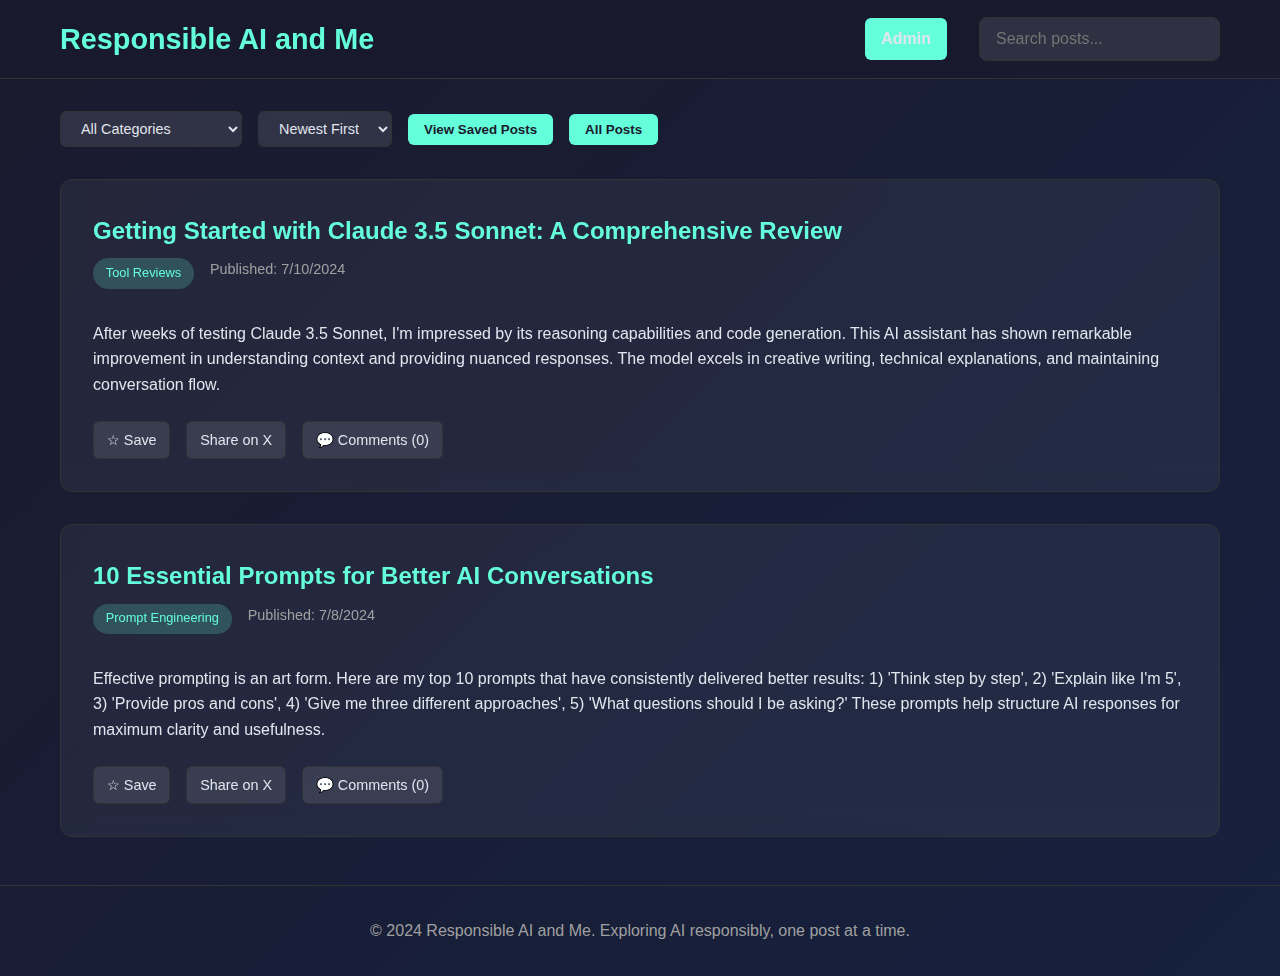
<file: index.html>
<!DOCTYPE html>
<html lang="en">
<head>
    <meta charset="UTF-8">
    <meta name="viewport" content="width=device-width, initial-scale=1.0">
    <title>Responsible AI and Me</title>
    <script src="https://identity.netlify.com/v1/netlify-identity-widget.js"></script>
    <style>
        * {
            margin: 0;
            padding: 0;
            box-sizing: border-box;
        }

        body {
            font-family: 'Segoe UI', Tahoma, Geneva, Verdana, sans-serif;
            background: linear-gradient(135deg, #1a1a2e 0%, #16213e 100%);
            color: #e0e6ed;
            line-height: 1.6;
            min-height: 100vh;
        }

        .container {
            max-width: 1200px;
            margin: 0 auto;
            padding: 0 20px;
        }

        header {
            background: rgba(26, 26, 46, 0.9);
            backdrop-filter: blur(10px);
            border-bottom: 1px solid #333;
            position: sticky;
            top: 0;
            z-index: 100;
        }

        .header-content {
            display: flex;
            justify-content: space-between;
            align-items: center;
            padding: 1rem 0;
        }

        .logo {
            font-size: 1.8rem;
            font-weight: 700;
            color: #64ffda;
            text-decoration: none;
        }

        .nav-links {
            display: flex;
            gap: 2rem;
            align-items: center;
        }

        .nav-links a {
            color: #e0e6ed;
            text-decoration: none;
            padding: 0.5rem 1rem;
            border-radius: 6px;
            transition: all 0.3s ease;
        }

        .nav-links a:hover {
            background: rgba(100, 255, 218, 0.1);
            color: #64ffda;
        }

        .search-container {
            position: relative;
            max-width: 400px;
            width: 100%;
        }

        .search-bar {
            width: 100%;
            padding: 0.75rem 1rem;
            background: rgba(255, 255, 255, 0.1);
            border: 1px solid #333;
            border-radius: 8px;
            color: #e0e6ed;
            font-size: 1rem;
        }

        .search-bar:focus {
            outline: none;
            border-color: #64ffda;
            box-shadow: 0 0 0 2px rgba(100, 255, 218, 0.2);
        }

        .controls {
            display: flex;
            gap: 1rem;
            margin: 2rem 0;
            flex-wrap: wrap;
            align-items: center;
        }

        .category-filter, .sort-filter {
            padding: 0.5rem 1rem;
            background: rgba(255, 255, 255, 0.1);
            border: 1px solid #333;
            border-radius: 6px;
            color: #e0e6ed;
            font-size: 0.9rem;
        }

        .category-filter:focus, .sort-filter:focus {
            outline: none;
            border-color: #64ffda;
        }

        .btn {
            padding: 0.5rem 1rem;
            background: #64ffda;
            color: #1a1a2e;
            border: none;
            border-radius: 6px;
            cursor: pointer;
            font-weight: 600;
            transition: all 0.3s ease;
            text-decoration: none;
            display: inline-block;
        }

        .btn:hover {
            background: #4fd1c7;
            transform: translateY(-2px);
        }

        .posts-container {
            display: grid;
            gap: 2rem;
            margin-bottom: 3rem;
        }

        .post {
            background: rgba(255, 255, 255, 0.05);
            border: 1px solid #333;
            border-radius: 12px;
            padding: 2rem;
            transition: all 0.3s ease;
            backdrop-filter: blur(10px);
        }

        .post:hover {
            transform: translateY(-5px);
            box-shadow: 0 10px 30px rgba(0, 0, 0, 0.3);
            border-color: #64ffda;
        }

        .post-header {
            display: flex;
            justify-content: space-between;
            align-items: flex-start;
            margin-bottom: 1rem;
        }

        .post-title {
            font-size: 1.5rem;
            font-weight: 700;
            color: #64ffda;
            margin-bottom: 0.5rem;
        }

        .post-meta {
            display: flex;
            gap: 1rem;
            font-size: 0.9rem;
            color: #a0a0a0;
            margin-bottom: 1rem;
        }

        .post-category {
            background: rgba(100, 255, 218, 0.2);
            color: #64ffda;
            padding: 0.3rem 0.8rem;
            border-radius: 20px;
            font-size: 0.8rem;
            font-weight: 500;
        }

        .post-content {
            margin-bottom: 1.5rem;
        }

        .post-content h1, .post-content h2, .post-content h3 {
            color: #64ffda;
            margin: 1.5rem 0 1rem 0;
            font-weight: 600;
        }

        .post-content h1 {
            font-size: 1.8rem;
        }

        .post-content h2 {
            font-size: 1.5rem;
        }

        .post-content h3 {
            font-size: 1.3rem;
        }

        .post-content p {
            margin-bottom: 1rem;
        }

        .post-content ul {
            margin: 1rem 0;
            padding-left: 1.5rem;
            list-style-type: disc;
        }

        .post-content li {
            margin-bottom: 0.5rem;
            line-height: 1.6;
        }

        .post-content ul + p,
        .post-content ul + h1,
        .post-content ul + h2,
        .post-content ul + h3 {
            margin-top: 1.5rem;
        }

        .post-content blockquote {
            border-left: 4px solid #64ffda;
            padding-left: 1rem;
            margin: 1rem 0;
            font-style: italic;
            background: rgba(100, 255, 218, 0.1);
            padding: 1rem;
            border-radius: 4px;
        }

        .post-content a {
            color: #64ffda;
            text-decoration: none;
            border-bottom: 1px solid transparent;
            transition: border-color 0.3s ease;
        }

        .post-content a:hover {
            border-bottom-color: #64ffda;
        }

        .post-content hr {
            border: none;
            height: 1px;
            background: #333;
            margin: 2rem 0;
        }

        .post-image {
            width: 100%;
            max-width: 600px;
            height: auto;
            border-radius: 8px;
            margin: 1rem 0;
        }

        .post-actions {
            display: flex;
            gap: 1rem;
            flex-wrap: wrap;
        }

        .action-btn {
            padding: 0.4rem 0.8rem;
            background: rgba(255, 255, 255, 0.1);
            border: 1px solid #333;
            border-radius: 6px;
            color: #e0e6ed;
            text-decoration: none;
            font-size: 0.9rem;
            transition: all 0.3s ease;
            cursor: pointer;
        }

        .action-btn:hover {
            background: rgba(100, 255, 218, 0.2);
            border-color: #64ffda;
            color: #64ffda;
        }

        .comments-section {
            margin-top: 2rem;
            padding-top: 2rem;
            border-top: 1px solid #333;
        }

        .comments-header {
            font-size: 1.2rem;
            font-weight: 600;
            margin-bottom: 1rem;
            color: #64ffda;
        }

        .comment-form {
            display: flex;
            gap: 1rem;
            margin-bottom: 2rem;
        }

        .comment-input {
            flex: 1;
            padding: 0.75rem;
            background: rgba(255, 255, 255, 0.1);
            border: 1px solid #333;
            border-radius: 6px;
            color: #e0e6ed;
            resize: vertical;
        }

        .comment-input:focus {
            outline: none;
            border-color: #64ffda;
        }

        .comment {
            background: rgba(255, 255, 255, 0.05);
            padding: 1rem;
            border-radius: 8px;
            margin-bottom: 1rem;
        }

        .comment-author {
            font-weight: 600;
            color: #64ffda;
            margin-bottom: 0.5rem;
        }

        .saved-posts {
            margin-top: 2rem;
            padding: 2rem;
            background: rgba(255, 255, 255, 0.05);
            border-radius: 12px;
            border: 1px solid #333;
        }

        .no-posts {
            text-align: center;
            color: #a0a0a0;
            font-style: italic;
            padding: 3rem;
        }

        .footer {
            text-align: center;
            padding: 2rem;
            color: #a0a0a0;
            border-top: 1px solid #333;
            margin-top: 3rem;
        }

        .loading {
            text-align: center;
            padding: 3rem;
            color: #64ffda;
        }

        @media (max-width: 768px) {
            .header-content {
                flex-direction: column;
                gap: 1rem;
            }
            
            .nav-links {
                flex-direction: column;
                gap: 1rem;
            }
            
            .controls {
                flex-direction: column;
                align-items: stretch;
            }
            
            .post-header {
                flex-direction: column;
            }
            
            .post-actions {
                justify-content: center;
            }
        }
    </style>
</head>
<body>
    <header>
        <div class="container">
            <div class="header-content">
                <a href="/" class="logo">Responsible AI and Me</a>
                <div class="nav-links">
                    <a href="/admin" class="btn">Admin</a>
                    <div class="search-container">
                        <input type="text" class="search-bar" placeholder="Search posts..." id="searchInput">
                    </div>
                </div>
            </div>
        </div>
    </header>

    <main class="container">
        <div class="controls">
            <select class="category-filter" id="categoryFilter">
                <option value="">All Categories</option>
                <option value="tool-reviews">Tool Reviews</option>
                <option value="prompt-engineering">Prompt Engineering</option>
                <option value="ai-experiments">AI Experiments</option>
                <option value="tutorials">Tutorials</option>
                <option value="ethics">Ethics</option>
            </select>
            
            <select class="sort-filter" id="sortFilter">
                <option value="newest">Newest First</option>
                <option value="oldest">Oldest First</option>
            </select>
            
            <button class="btn" onclick="showSavedPosts()">View Saved Posts</button>
            <button class="btn" onclick="showAllPosts()">All Posts</button>
        </div>

        <div class="loading" id="loadingMessage">Loading posts...</div>
        <div class="posts-container" id="postsContainer" style="display: none;">
            <!-- Posts will be loaded from markdown files -->
        </div>

        <div class="saved-posts" id="savedPosts" style="display: none;">
            <h2>Saved Posts</h2>
            <div id="savedPostsContainer"></div>
        </div>
    </main>

    <footer class="footer">
        <div class="container">
            <p>&copy; 2024 Responsible AI and Me. Exploring AI responsibly, one post at a time.</p>
        </div>
    </footer>

    <script>
        let allPosts = [];
        let currentPosts = [];
        let savedPostIds = JSON.parse(localStorage.getItem('savedPosts') || '[]');
        let allComments = JSON.parse(localStorage.getItem('blogComments') || '{}');

        // Function to parse markdown frontmatter and content
        function parseMarkdown(content) {
            const lines = content.split('\n');
            const frontmatter = {};
            let contentStart = 0;
            
            if (lines[0] === '---') {
                let i = 1;
                while (i < lines.length && lines[i] !== '---') {
                    const line = lines[i].trim();
                    if (line) {
                        const [key, ...valueParts] = line.split(':');
                        frontmatter[key.trim()] = valueParts.join(':').trim().replace(/^["']|["']$/g, '');
                    }
                    i++;
                }
                contentStart = i + 1;
            }
            
            const bodyContent = lines.slice(contentStart).join('\n').trim();
            return { frontmatter, content: bodyContent };
        }

        // Function to load posts from the posts directory
        async function loadPosts() {
            try {
                // For GitHub Pages, we'll use a posts index file
                const response = await fetch('/posts/index.json');
                if (!response.ok) {
                    throw new Error('Posts index not found');
                }
                
                const postsIndex = await response.json();
                const posts = [];
                
                for (const filename of postsIndex.files) {
                    try {
                        const postResponse = await fetch(`/posts/${filename}`);
                        if (postResponse.ok) {
                            const content = await postResponse.text();
                            const { frontmatter, content: bodyContent } = parseMarkdown(content);
                            
                            posts.push({
                                id: filename.replace('.md', ''),
                                title: frontmatter.title || 'Untitled',
                                content: bodyContent,
                                category: frontmatter.category || 'uncategorized',
                                date: frontmatter.date || new Date().toISOString().split('T')[0],
                                image: frontmatter.image || '',
                                comments: allComments[filename] || []
                            });
                        }
                    } catch (error) {
                        console.error(`Error loading post ${filename}:`, error);
                    }
                }
                
                allPosts = posts;
                currentPosts = [...allPosts];
                
                document.getElementById('loadingMessage').style.display = 'none';
                document.getElementById('postsContainer').style.display = 'grid';
                
                sortPosts();
            } catch (error) {
                console.error('Error loading posts:', error);
                // Fallback to sample posts if posts directory doesn't exist
                loadSamplePosts();
            }
        }

        // Fallback sample posts
        function loadSamplePosts() {
            allPosts = [
                {
                    id: 'sample-claude-review',
                    title: "Getting Started with Claude 3.5 Sonnet: A Comprehensive Review",
                    content: "After weeks of testing Claude 3.5 Sonnet, I'm impressed by its reasoning capabilities and code generation. This AI assistant has shown remarkable improvement in understanding context and providing nuanced responses. The model excels in creative writing, technical explanations, and maintaining conversation flow.",
                    category: "tool-reviews",
                    date: "2024-07-10",
                    image: "",
                    comments: []
                },
                {
                    id: 'sample-prompts',
                    title: "10 Essential Prompts for Better AI Conversations",
                    content: "Effective prompting is an art form. Here are my top 10 prompts that have consistently delivered better results: 1) 'Think step by step', 2) 'Explain like I'm 5', 3) 'Provide pros and cons', 4) 'Give me three different approaches', 5) 'What questions should I be asking?' These prompts help structure AI responses for maximum clarity and usefulness.",
                    category: "prompt-engineering",
                    date: "2024-07-08",
                    image: "",
                    comments: []
                }
            ];
            
            currentPosts = [...allPosts];
            document.getElementById('loadingMessage').style.display = 'none';
            document.getElementById('postsContainer').style.display = 'grid';
            sortPosts();
        }

        function formatContent(content) {
            // Much simpler and more reliable markdown parsing
            let lines = content.split('\n');
            let result = [];
            let inList = false;
            
            for (let i = 0; i < lines.length; i++) {
                let line = lines[i].trim();
                
                // Skip empty lines
                if (!line) {
                    if (inList) {
                        result.push('</ul>');
                        inList = false;
                    }
                    result.push('<br>');
                    continue;
                }
                
                // Handle horizontal rules
                if (line === '---') {
                    if (inList) {
                        result.push('</ul>');
                        inList = false;
                    }
                    result.push('<hr>');
                    continue;
                }
                
                // Handle horizontal rules FIRST (before bullet points)
                if (line === '---') {
                    if (inList) {
                        result.push('</ul>');
                        inList = false;
                    }
                    result.push('<hr>');
                    continue;
                }
                
                // Handle headers
                if (line.startsWith('### ')) {
                    if (inList) {
                        result.push('</ul>');
                        inList = false;
                    }
                    result.push('<h3>' + line.substring(4) + '</h3>');
                    continue;
                }
                if (line.startsWith('## ')) {
                    if (inList) {
                        result.push('</ul>');
                        inList = false;
                    }
                    result.push('<h2>' + line.substring(3) + '</h2>');
                    continue;
                }
                if (line.startsWith('# ')) {
                    if (inList) {
                        result.push('</ul>');
                        inList = false;
                    }
                    result.push('<h1>' + line.substring(2) + '</h1>');
                    continue;
                }
                
                // Handle bullet points
                if (line.startsWith('* ') || line.startsWith('- ')) {
                    if (!inList) {
                        result.push('<ul>');
                        inList = true;
                    }
                    let listItem = line.substring(2);
                    // Handle bold/italic in list items
                    listItem = listItem.replace(/\*\*([^*]+)\*\*/g, '<strong>$1</strong>');
                    listItem = listItem.replace(/\*([^*]+)\*/g, '<em>$1</em>');
                    result.push('<li>' + listItem + '</li>');
                    continue;
                }
                
                // Handle blockquotes
                if (line.startsWith('> ')) {
                    if (inList) {
                        result.push('</ul>');
                        inList = false;
                    }
                    result.push('<blockquote>' + line.substring(2) + '</blockquote>');
                    continue;
                }
                
                // Regular paragraph
                if (inList) {
                    result.push('</ul>');
                    inList = false;
                }
                
                // Handle bold/italic and links in regular text
                line = line.replace(/\*\*([^*]+)\*\*/g, '<strong>$1</strong>');
                line = line.replace(/\*([^*]+)\*/g, '<em>$1</em>');
                line = line.replace(/\[([^\]]+)\]\(([^)]+)\)/g, '<a href="$2" target="_blank">$1</a>');
                
                result.push('<p>' + line + '</p>');
            }
            
            // Close any open list
            if (inList) {
                result.push('</ul>');
            }
            
            return result.join('\n');
        }

        function getCategoryLabel(category) {
            const labels = {
                'tool-reviews': 'Tool Reviews',
                'prompt-engineering': 'Prompt Engineering',
                'ai-experiments': 'AI Experiments',
                'tutorials': 'Tutorials',
                'ethics': 'Ethics'
            };
            return labels[category] || category;
        }

        function renderPosts(posts) {
            const container = document.getElementById('postsContainer');
            
            if (posts.length === 0) {
                container.innerHTML = '<div class="no-posts">No posts found matching your criteria.</div>';
                return;
            }

            container.innerHTML = posts.map(post => `
                <article class="post">
                    <div class="post-header">
                        <div>
                            <h2 class="post-title">${post.title}</h2>
                            <div class="post-meta">
                                <span class="post-category">${getCategoryLabel(post.category)}</span>
                                <span>Published: ${new Date(post.date).toLocaleDateString()}</span>
                            </div>
                        </div>
                    </div>
                    
                    ${post.image ? `<img src="${post.image}" alt="Post image" class="post-image">` : ''}
                    
                    <div class="post-content">
                        <div>${formatContent(post.content)}</div>
                    </div>
                    
                    <div class="post-actions">
                        <button class="action-btn" onclick="toggleSavePost('${post.id}')">
                            ${savedPostIds.includes(post.id) ? '★ Saved' : '☆ Save'}
                        </button>
                        <a href="https://twitter.com/intent/tweet?text=${encodeURIComponent(post.title)}&url=${encodeURIComponent(window.location.href)}" 
                           target="_blank" class="action-btn">Share on X</a>
                        <button class="action-btn" onclick="toggleComments('${post.id}')">
                            💬 Comments (${post.comments.length})
                        </button>
                    </div>
                    
                    <div class="comments-section" id="comments-${post.id}" style="display: none;">
                        <div class="comments-header">Comments</div>
                        <div class="comment-form">
                            <textarea class="comment-input" placeholder="Add a comment..." id="comment-input-${post.id}"></textarea>
                            <button class="btn" onclick="addComment('${post.id}')">Post</button>
                        </div>
                        <div class="comments-list" id="comments-list-${post.id}">
                            ${post.comments.map(comment => `
                                <div class="comment">
                                    <div class="comment-author">Anonymous</div>
                                    <div>${comment.text}</div>
                                    <div style="font-size: 0.8em; color: #a0a0a0; margin-top: 0.5rem;">
                                        ${new Date(comment.date).toLocaleString()}
                                    </div>
                                </div>
                            `).join('')}
                        </div>
                    </div>
                </article>
            `).join('');
        }

        function toggleSavePost(postId) {
            const index = savedPostIds.indexOf(postId);
            if (index > -1) {
                savedPostIds.splice(index, 1);
            } else {
                savedPostIds.push(postId);
            }
            localStorage.setItem('savedPosts', JSON.stringify(savedPostIds));
            renderPosts(currentPosts);
        }

        function toggleComments(postId) {
            const commentsSection = document.getElementById(`comments-${postId}`);
            commentsSection.style.display = commentsSection.style.display === 'none' ? 'block' : 'none';
        }

        function addComment(postId) {
            const input = document.getElementById(`comment-input-${postId}`);
            const text = input.value.trim();
            
            if (text) {
                const comment = {
                    text: text,
                    date: new Date().toISOString()
                };
                
                const post = allPosts.find(p => p.id === postId);
                if (post) {
                    post.comments.push(comment);
                    
                    // Save to localStorage
                    allComments[postId] = post.comments;
                    localStorage.setItem('blogComments', JSON.stringify(allComments));
                    
                    input.value = '';
                    renderPosts(currentPosts);
                    toggleComments(postId);
                }
            }
        }

        function filterPosts() {
            const searchTerm = document.getElementById('searchInput').value.toLowerCase();
            const category = document.getElementById('categoryFilter').value;
            
            currentPosts = allPosts.filter(post => {
                const matchesSearch = post.title.toLowerCase().includes(searchTerm) || 
                                    post.content.toLowerCase().includes(searchTerm);
                const matchesCategory = !category || post.category === category;
                return matchesSearch && matchesCategory;
            });
            
            sortPosts();
        }

        function sortPosts() {
            const sortBy = document.getElementById('sortFilter').value;
            
            currentPosts.sort((a, b) => {
                const dateA = new Date(a.date);
                const dateB = new Date(b.date);
                return sortBy === 'newest' ? dateB - dateA : dateA - dateB;
            });
            
            renderPosts(currentPosts);
        }

        function showSavedPosts() {
            const savedPosts = allPosts.filter(post => savedPostIds.includes(post.id));
            document.getElementById('postsContainer').style.display = 'none';
            document.getElementById('savedPosts').style.display = 'block';
            
            const savedContainer = document.getElementById('savedPostsContainer');
            if (savedPosts.length === 0) {
                savedContainer.innerHTML = '<div class="no-posts">No saved posts yet.</div>';
            } else {
                savedContainer.innerHTML = savedPosts.map(post => `
                    <div class="post">
                        <h3 class="post-title">${post.title}</h3>
                        <div class="post-meta">
                            <span class="post-category">${getCategoryLabel(post.category)}</span>
                            <span>${new Date(post.date).toLocaleDateString()}</span>
                        </div>
                        <p>${post.content.substring(0, 200)}...</p>
                        <button class="action-btn" onclick="toggleSavePost('${post.id}'); showSavedPosts();">Remove from Saved</button>
                    </div>
                `).join('');
            }
        }

        function showAllPosts() {
            document.getElementById('postsContainer').style.display = 'grid';
            document.getElementById('savedPosts').style.display = 'none';
            filterPosts();
        }

        // Event listeners
        document.getElementById('searchInput').addEventListener('input', filterPosts);
        document.getElementById('categoryFilter').addEventListener('change', filterPosts);
        document.getElementById('sortFilter').addEventListener('change', sortPosts);

        // Initialize
        loadPosts();

        // Netlify Identity Widget
        if (window.netlifyIdentity) {
            window.netlifyIdentity.on("init", user => {
                if (!user) {
                    window.netlifyIdentity.on("login", () => {
                        document.location.href = "/admin/";
                    });
                }
            });
        }
    </script>
</body>
</html>
</file>
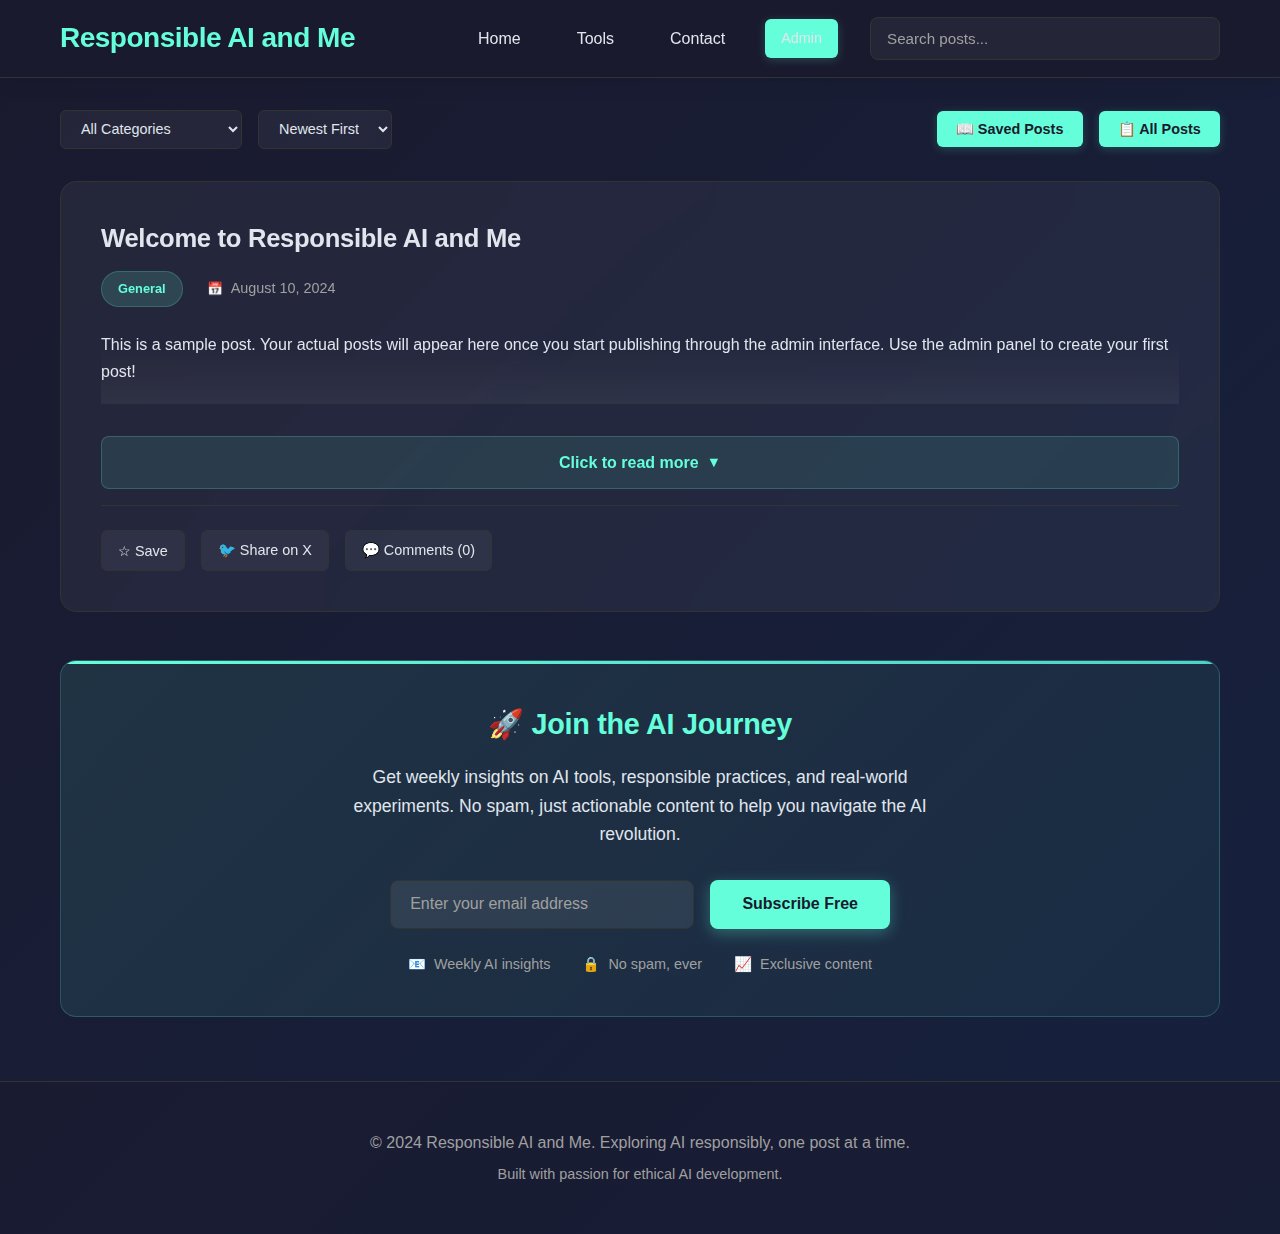
<file: blog.html>
<!DOCTYPE html>
<html lang="en">
<head>
    <meta charset="UTF-8">
    <meta name="viewport" content="width=device-width, initial-scale=1.0">
    <title>Responsible AI and Me - Exploring AI Ethics and Innovation</title>
    <meta name="description" content="A project manager's journey into AI, documenting tools, experiments, and responsible practices. Join me as I explore the future of artificial intelligence.">
    <meta name="keywords" content="AI, artificial intelligence, responsible AI, machine learning, AI tools, AI ethics, prompt engineering">
    <meta name="author" content="Responsible AI and Me">
    
    <!-- Open Graph Meta Tags -->
    <meta property="og:title" content="Responsible AI and Me">
    <meta property="og:description" content="Exploring AI responsibly, one post at a time.">
    <meta property="og:type" content="website">
    <meta property="og:url" content="https://responsibleaiandme.netlify.app">
    
    <!-- Twitter Card -->
    <meta name="twitter:card" content="summary_large_image">
    <meta name="twitter:title" content="Responsible AI and Me">
    <meta name="twitter:description" content="Exploring AI responsibly, one post at a time.">
    
    <script src="https://identity.netlify.com/v1/netlify-identity-widget.js"></script>
    
    <style>
        :root {
            --primary-color: #64ffda;
            --primary-dark: #4fd1c7;
            --bg-dark: #1a1a2e;
            --bg-secondary: #16213e;
            --text-primary: #e0e6ed;
            --text-secondary: #a0a0a0;
            --border-color: #333;
            --card-bg: rgba(255, 255, 255, 0.05);
            --hover-bg: rgba(100, 255, 218, 0.1);
            --shadow: 0 10px 30px rgba(0, 0, 0, 0.3);
        }

        * {
            margin: 0;
            padding: 0;
            box-sizing: border-box;
        }

        body {
            font-family: -apple-system, BlinkMacSystemFont, 'Segoe UI', Roboto, Oxygen, Ubuntu, Cantarell, sans-serif;
            background: linear-gradient(135deg, var(--bg-dark) 0%, var(--bg-secondary) 100%);
            color: var(--text-primary);
            line-height: 1.6;
            min-height: 100vh;
            font-size: 16px;
        }

        .container {
            max-width: 1200px;
            margin: 0 auto;
            padding: 0 20px;
        }

        /* Header Styles */
        header {
            background: rgba(26, 26, 46, 0.95);
            backdrop-filter: blur(20px);
            border-bottom: 1px solid var(--border-color);
            position: sticky;
            top: 0;
            z-index: 100;
            box-shadow: 0 2px 20px rgba(0, 0, 0, 0.1);
        }

        .header-content {
            display: flex;
            justify-content: space-between;
            align-items: center;
            padding: 1rem 0;
            gap: 2rem;
        }

        .logo {
            font-size: 1.75rem;
            font-weight: 700;
            color: var(--primary-color);
            text-decoration: none;
            letter-spacing: -0.5px;
            transition: color 0.3s ease;
        }

        .logo:hover {
            color: var(--primary-dark);
        }

        .nav-section {
            display: flex;
            align-items: center;
            gap: 2rem;
            flex: 1;
            justify-content: flex-end;
        }

        .nav-links {
            display: flex;
            gap: 1.5rem;
            align-items: center;
        }

        .nav-links a {
            color: var(--text-primary);
            text-decoration: none;
            padding: 0.5rem 1rem;
            border-radius: 6px;
            transition: all 0.3s ease;
            font-weight: 500;
        }

        .nav-links a:hover {
            background: var(--hover-bg);
            color: var(--primary-color);
        }

        .search-container {
            position: relative;
            max-width: 350px;
            width: 100%;
        }

        .search-bar {
            width: 100%;
            padding: 0.75rem 1rem;
            background: var(--card-bg);
            border: 1px solid var(--border-color);
            border-radius: 8px;
            color: var(--text-primary);
            font-size: 0.95rem;
            transition: all 0.3s ease;
        }

        .search-bar:focus {
            outline: none;
            border-color: var(--primary-color);
            box-shadow: 0 0 0 3px rgba(100, 255, 218, 0.1);
            background: rgba(255, 255, 255, 0.08);
        }

        .search-bar::placeholder {
            color: var(--text-secondary);
        }

        /* Main Content */
        main {
            padding: 2rem 0;
        }

        .controls {
            display: flex;
            gap: 1rem;
            margin: 2rem 0;
            flex-wrap: wrap;
            align-items: center;
            justify-content: space-between;
        }

        .filters {
            display: flex;
            gap: 1rem;
            flex-wrap: wrap;
        }

        .category-filter, .sort-filter {
            padding: 0.6rem 1rem;
            background: var(--card-bg);
            border: 1px solid var(--border-color);
            border-radius: 6px;
            color: var(--text-primary);
            font-size: 0.9rem;
            transition: all 0.3s ease;
            cursor: pointer;
        }

        .category-filter:focus, .sort-filter:focus {
            outline: none;
            border-color: var(--primary-color);
            box-shadow: 0 0 0 2px rgba(100, 255, 218, 0.1);
        }

        .btn {
            padding: 0.6rem 1.2rem;
            background: var(--primary-color);
            color: var(--bg-dark);
            border: none;
            border-radius: 6px;
            cursor: pointer;
            font-weight: 600;
            font-size: 0.9rem;
            transition: all 0.3s ease;
            text-decoration: none;
            display: inline-block;
            box-shadow: 0 2px 10px rgba(100, 255, 218, 0.2);
        }

        .btn:hover {
            background: var(--primary-dark);
            transform: translateY(-2px);
            box-shadow: 0 4px 20px rgba(100, 255, 218, 0.3);
        }

        .btn:active {
            transform: translateY(0);
        }

        /* Scheduled post styling (visible only to admins) */
        .post.scheduled-post {
            position: relative;
            opacity: 0.8;
            border: 1px solid rgba(251, 191, 36, 0.3);
        }

        .post.scheduled-post::before {
            content: '📅 SCHEDULED';
            position: absolute;
            top: -12px;
            right: 20px;
            background: rgba(251, 191, 36, 0.9);
            color: var(--bg-dark);
            padding: 0.3rem 0.8rem;
            border-radius: 12px;
            font-size: 0.7rem;
            font-weight: 700;
            z-index: 10;
        }

        .post.scheduled-post:hover {
            opacity: 1;
            border-color: #fbbf24;
        }

        /* Admin controls styling */
        #scheduled-posts-btn {
            background: rgba(251, 191, 36, 0.1) !important;
            color: #fbbf24 !important;
            border: 1px solid rgba(251, 191, 36, 0.3) !important;
        }

        #scheduled-posts-btn:hover {
            background: rgba(251, 191, 36, 0.2) !important;
            transform: translateY(-1px);
        }

        /* Post status badges */
        .post-status {
            font-weight: 600;
            text-transform: uppercase;
            letter-spacing: 0.5px;
            display: inline-flex;
            align-items: center;
            gap: 0.3rem;
            font-size: 0.75rem;
            padding: 0.2rem 0.6rem;
            border-radius: 12px;
        }

        .post-status.draft {
            background: rgba(107, 114, 128, 0.2);
            color: #6b7280;
        }

        .post-status.scheduled {
            background: rgba(251, 191, 36, 0.2);
            color: #fbbf24;
        }

        .post-status.published {
            background: rgba(34, 197, 94, 0.2);
            color: #22c55e;
        }

        /* Posts Styles */
        .posts-container {
            display: grid;
            gap: 2.5rem;
            margin-bottom: 3rem;
        }

        .post {
            background: var(--card-bg);
            border: 1px solid var(--border-color);
            border-radius: 16px;
            padding: 2.5rem;
            transition: all 0.4s ease;
            backdrop-filter: blur(20px);
            position: relative;
            overflow: hidden;
        }

        .post::before {
            content: '';
            position: absolute;
            top: 0;
            left: 0;
            right: 0;
            height: 3px;
            background: linear-gradient(90deg, var(--primary-color), var(--primary-dark));
            opacity: 0;
            transition: opacity 0.3s ease;
        }

        .post:hover {
            transform: translateY(-8px);
            box-shadow: var(--shadow);
            border-color: var(--primary-color);
        }

        .post:hover::before {
            opacity: 1;
        }

        .post-header {
            margin-bottom: 1.5rem;
        }

        .post-title {
            font-size: 1.6rem;
            font-weight: 700;
            color: var(--text-primary);
            margin-bottom: 1rem;
            line-height: 1.3;
            letter-spacing: -0.3px;
        }

        .post-meta {
            display: flex;
            gap: 1.5rem;
            font-size: 0.9rem;
            color: var(--text-secondary);
            align-items: center;
            flex-wrap: wrap;
        }

        .post-category {
            background: rgba(100, 255, 218, 0.15);
            color: var(--primary-color);
            padding: 0.4rem 1rem;
            border-radius: 20px;
            font-size: 0.8rem;
            font-weight: 600;
            border: 1px solid rgba(100, 255, 218, 0.2);
        }

        .post-date {
            display: flex;
            align-items: center;
            gap: 0.5rem;
        }

        .post-date::before {
            content: '📅';
            font-size: 0.8rem;
        }

        /* Post Content Formatting */
        .post-content {
            margin-bottom: 2rem;
            overflow: hidden;
            max-height: 150px;
            transition: max-height 0.8s ease;
            position: relative;
        }

        .post-content.expanded {
            max-height: 5000px;
            transition: max-height 1.2s ease;
        }

        .post-content .fade-overlay {
            position: absolute;
            bottom: 0;
            left: 0;
            right: 0;
            height: 60px;
            background: linear-gradient(transparent, rgba(255, 255, 255, 0.05));
            pointer-events: none;
            transition: opacity 0.5s ease;
            opacity: 1;
        }

        .post-content.expanded .fade-overlay {
            opacity: 0;
        }

        .expand-indicator {
            display: flex;
            align-items: center;
            justify-content: center;
            gap: 0.5rem;
            color: var(--primary-color);
            font-weight: 600;
            margin: 1rem 0;
            padding: 0.8rem;
            background: rgba(100, 255, 218, 0.1);
            border: 1px solid rgba(100, 255, 218, 0.2);
            border-radius: 8px;
            transition: all 0.3s ease;
            cursor: pointer;
        }

        .expand-indicator:hover {
            background: rgba(100, 255, 218, 0.2);
            transform: translateY(-1px);
        }

        .expand-arrow {
            transition: transform 0.4s ease;
            font-size: 0.9rem;
        }

        .post.expanded .expand-arrow {
            transform: rotate(180deg);
        }

        .post-clickable {
            cursor: pointer;
        }

        .post-clickable:hover {
            opacity: 0.9;
        }

        .post-content h1, .post-content h2, .post-content h3 {
            color: var(--primary-color);
            margin: 2rem 0 1rem 0;
            font-weight: 600;
            line-height: 1.3;
        }

        .post-content h1 { font-size: 1.8rem; }
        .post-content h2 { font-size: 1.5rem; }
        .post-content h3 { font-size: 1.3rem; }

        .post-content p {
            margin-bottom: 1.2rem;
            color: var(--text-primary);
            line-height: 1.7;
        }

        .post-content ul, .post-content ol {
            margin: 1.5rem 0;
            padding-left: 1.8rem;
        }

        .post-content li {
            margin-bottom: 0.8rem;
            line-height: 1.6;
            color: var(--text-primary);
        }

        .post-content ul li::marker {
            color: var(--primary-color);
        }

        .post-content ol li::marker {
            color: var(--primary-color);
            font-weight: 600;
        }

        .post-content blockquote {
            border-left: 4px solid var(--primary-color);
            margin: 2rem 0;
            padding: 1.5rem;
            background: rgba(100, 255, 218, 0.05);
            border-radius: 0 8px 8px 0;
            font-style: italic;
            position: relative;
        }

        .post-content blockquote::before {
            content: '"';
            font-size: 3rem;
            color: var(--primary-color);
            position: absolute;
            top: 0;
            left: 1rem;
            opacity: 0.3;
        }

        .post-content hr {
            border: none;
            height: 2px;
            background: linear-gradient(90deg, transparent, var(--primary-color), transparent);
            margin: 3rem 0;
            border-radius: 2px;
        }

        .post-content a {
            color: var(--primary-color);
            text-decoration: none;
            border-bottom: 1px solid transparent;
            transition: all 0.3s ease;
            font-weight: 500;
        }

        .post-content a:hover {
            border-bottom-color: var(--primary-color);
            background: rgba(100, 255, 218, 0.1);
            padding: 0 2px;
            border-radius: 3px;
        }

        .post-content strong {
            color: var(--text-primary);
            font-weight: 700;
        }

        .post-content em {
            color: var(--primary-color);
            font-style: italic;
        }

        .post-image {
            width: 100%;
            max-width: 100%;
            height: auto;
            border-radius: 12px;
            margin: 1.5rem 0;
            box-shadow: 0 8px 30px rgba(0, 0, 0, 0.2);
        }

        /* Post Actions */
        .post-actions {
            display: flex;
            gap: 1rem;
            flex-wrap: wrap;
            padding-top: 1.5rem;
            border-top: 1px solid var(--border-color);
        }

        .action-btn {
            padding: 0.5rem 1rem;
            background: var(--card-bg);
            border: 1px solid var(--border-color);
            border-radius: 6px;
            color: var(--text-primary);
            text-decoration: none;
            font-size: 0.9rem;
            transition: all 0.3s ease;
            cursor: pointer;
            display: flex;
            align-items: center;
            gap: 0.5rem;
        }

        .action-btn:hover {
            background: var(--hover-bg);
            border-color: var(--primary-color);
            color: var(--primary-color);
            transform: translateY(-1px);
        }

        /* Comments Section */
        .comments-section {
            margin-top: 2rem;
            padding-top: 2rem;
            border-top: 1px solid var(--border-color);
        }

        .comments-header {
            font-size: 1.2rem;
            font-weight: 600;
            margin-bottom: 1.5rem;
            color: var(--primary-color);
        }

        .comment-form {
            display: flex;
            gap: 1rem;
            margin-bottom: 2rem;
        }

        .comment-input {
            flex: 1;
            padding: 0.75rem;
            background: var(--card-bg);
            border: 1px solid var(--border-color);
            border-radius: 8px;
            color: var(--text-primary);
            resize: vertical;
            min-height: 80px;
            font-family: inherit;
            transition: all 0.3s ease;
        }

        .comment-input:focus {
            outline: none;
            border-color: var(--primary-color);
            box-shadow: 0 0 0 2px rgba(100, 255, 218, 0.1);
        }

        .comment {
            background: var(--card-bg);
            padding: 1.5rem;
            border-radius: 8px;
            margin-bottom: 1rem;
            border: 1px solid var(--border-color);
        }

        .comment-author {
            font-weight: 600;
            color: var(--primary-color);
            margin-bottom: 0.5rem;
        }

        .comment-date {
            font-size: 0.8rem;
            color: var(--text-secondary);
            margin-top: 0.5rem;
        }

        /* Saved Posts Section */
        .saved-posts {
            margin-top: 2rem;
            padding: 2rem;
            background: var(--card-bg);
            border-radius: 16px;
            border: 1px solid var(--border-color);
        }

        .saved-posts h2 {
            color: var(--primary-color);
            margin-bottom: 1.5rem;
        }

        /* Loading and Empty States */
        .loading, .no-posts {
            text-align: center;
            color: var(--text-secondary);
            padding: 4rem 2rem;
            font-style: italic;
        }

        .loading {
            color: var(--primary-color);
        }

        /* Footer */
        .footer {
            text-align: center;
            padding: 3rem 2rem;
            color: var(--text-secondary);
            border-top: 1px solid var(--border-color);
            margin-top: 4rem;
            background: rgba(26, 26, 46, 0.5);
        }

        /* Responsive Design */
        @media (max-width: 768px) {
            .header-content {
                flex-direction: column;
                gap: 1rem;
            }
            
            .nav-section {
                flex-direction: column;
                width: 100%;
                gap: 1rem;
            }
            
            .controls {
                flex-direction: column;
                align-items: stretch;
            }
            
            .filters {
                justify-content: center;
            }
            
            .post {
                padding: 1.5rem;
            }
            
            .post-title {
                font-size: 1.4rem;
            }
            
            .post-meta {
                flex-direction: column;
                gap: 0.5rem;
                align-items: flex-start;
            }
            
            .post-actions {
                justify-content: center;
            }
            
            .comment-form {
                flex-direction: column;
            }

            .post.scheduled-post::before {
                font-size: 0.6rem;
                padding: 0.2rem 0.6rem;
                top: -10px;
                right: 15px;
            }
        }

        @media (max-width: 480px) {
            .container {
                padding: 0 15px;
            }
            
            .post {
                padding: 1rem;
            }
            
            .logo {
                font-size: 1.5rem;
            }
        }

        /* Newsletter Signup Styles */
        .newsletter-section {
            background: linear-gradient(135deg, rgba(100, 255, 218, 0.1) 0%, rgba(100, 255, 218, 0.05) 100%);
            border: 1px solid rgba(100, 255, 218, 0.2);
            border-radius: 16px;
            padding: 2.5rem;
            margin: 3rem 0;
            text-align: center;
            position: relative;
            overflow: hidden;
        }

        .newsletter-section::before {
            content: '';
            position: absolute;
            top: 0;
            left: 0;
            right: 0;
            height: 3px;
            background: linear-gradient(90deg, var(--primary-color), var(--primary-dark));
        }

        .newsletter-title {
            font-size: 1.8rem;
            font-weight: 700;
            color: var(--primary-color);
            margin-bottom: 1rem;
            letter-spacing: -0.3px;
        }

        .newsletter-description {
            font-size: 1.1rem;
            color: var(--text-primary);
            margin-bottom: 2rem;
            max-width: 600px;
            margin-left: auto;
            margin-right: auto;
            line-height: 1.6;
        }

        .newsletter-form {
            display: flex;
            gap: 1rem;
            max-width: 500px;
            margin: 0 auto;
            flex-wrap: wrap;
            justify-content: center;
        }

        .newsletter-input {
            flex: 1;
            min-width: 250px;
            padding: 0.9rem 1.2rem;
            background: rgba(255, 255, 255, 0.08);
            border: 1px solid var(--border-color);
            border-radius: 8px;
            color: var(--text-primary);
            font-size: 1rem;
            transition: all 0.3s ease;
        }

        .newsletter-input:focus {
            outline: none;
            border-color: var(--primary-color);
            box-shadow: 0 0 0 3px rgba(100, 255, 218, 0.1);
            background: rgba(255, 255, 255, 0.12);
        }

        .newsletter-input::placeholder {
            color: var(--text-secondary);
        }

        .newsletter-btn {
            padding: 0.9rem 2rem;
            background: var(--primary-color);
            color: var(--bg-dark);
            border: none;
            border-radius: 8px;
            cursor: pointer;
            font-weight: 700;
            font-size: 1rem;
            transition: all 0.3s ease;
            white-space: nowrap;
            box-shadow: 0 4px 15px rgba(100, 255, 218, 0.3);
        }

        .newsletter-btn:hover {
            background: var(--primary-dark);
            transform: translateY(-2px);
            box-shadow: 0 6px 25px rgba(100, 255, 218, 0.4);
        }

        .newsletter-btn:active {
            transform: translateY(0);
        }

        .newsletter-benefits {
            display: flex;
            justify-content: center;
            gap: 2rem;
            margin-top: 1.5rem;
            flex-wrap: wrap;
        }

        .newsletter-benefit {
            display: flex;
            align-items: center;
            gap: 0.5rem;
            color: var(--text-secondary);
            font-size: 0.9rem;
        }

        .newsletter-success {
            background: rgba(34, 197, 94, 0.1);
            border: 1px solid rgba(34, 197, 94, 0.3);
            color: #22c55e;
            padding: 1rem;
            border-radius: 8px;
            margin-top: 1rem;
            display: none;
        }

        .newsletter-error {
            background: rgba(239, 68, 68, 0.1);
            border: 1px solid rgba(239, 68, 68, 0.3);
            color: #ef4444;
            padding: 1rem;
            border-radius: 8px;
            margin-top: 1rem;
            display: none;
        }

        /* Inline Newsletter Signup (for between posts) */
        .inline-newsletter {
            background: var(--card-bg);
            border: 1px solid var(--border-color);
            border-radius: 12px;
            padding: 2rem;
            margin: 2rem 0;
            text-align: center;
        }

        .inline-newsletter .newsletter-title {
            font-size: 1.4rem;
            margin-bottom: 0.8rem;
        }

        .inline-newsletter .newsletter-description {
            font-size: 1rem;
            margin-bottom: 1.5rem;
        }

        @media (max-width: 768px) {
            .newsletter-section {
                padding: 2rem 1.5rem;
            }
            
            .newsletter-form {
                flex-direction: column;
                align-items: stretch;
            }
            
            .newsletter-input {
                min-width: unset;
            }
            
            .newsletter-benefits {
                flex-direction: column;
                gap: 0.8rem;
                align-items: center;
            }
            
            .newsletter-title {
                font-size: 1.5rem;
            }
        }

        @media (prefers-reduced-motion: reduce) {
            * {
                animation-duration: 0.01ms !important;
                animation-iteration-count: 1 !important;
                transition-duration: 0.01ms !important;
            }
        }

        /* Focus styles for keyboard navigation */
        .btn:focus,
        .action-btn:focus,
        .nav-links a:focus {
            outline: 2px solid var(--primary-color);
            outline-offset: 2px;
        }
    </style>
</head>
<body>
    <header>
        <div class="container">
            <div class="header-content">
                <a href="/" class="logo">Responsible AI and Me</a>
                <div class="nav-section">
                    <nav class="nav-links">
                        <a href="/">Home</a>
                        <a href="/tools.html">Tools</a>
                        <a href="#contact">Contact</a>
                        <a href="/admin" class="btn">Admin</a>
                    </nav>
                    <div class="search-container">
                        <input type="text" class="search-bar" placeholder="Search posts..." id="searchInput" aria-label="Search blog posts">
                    </div>
                </div>
            </div>
        </div>
    </header>

    <main class="container">
        <div class="controls">
            <div class="filters">
                <select class="category-filter" id="categoryFilter" aria-label="Filter by category">
                    <option value="">All Categories</option>
                    <option value="tool-reviews">Tool Reviews</option>
                    <option value="prompt-engineering">Prompt Engineering</option>
                    <option value="ai-experiments">AI Experiments</option>
                    <option value="tutorials">Tutorials</option>
                    <option value="ethics">Ethics</option>
                </select>
                
                <select class="sort-filter" id="sortFilter" aria-label="Sort posts">
                    <option value="newest">Newest First</option>
                    <option value="oldest">Oldest First</option>
                </select>
            </div>
            
            <div class="filters">
                <button class="btn" onclick="showSavedPosts()" aria-label="View saved posts">📖 Saved Posts</button>
                <button class="btn" onclick="showAllPosts()" aria-label="View all posts">📋 All Posts</button>
            </div>
        </div>

        <div class="loading" id="loadingMessage">
            <div>Loading posts...</div>
        </div>

        <div class="posts-container" id="postsContainer" style="display: none;">
            <!-- Posts will be loaded dynamically -->
        </div>

        <!-- Newsletter Signup Section -->
        <section class="newsletter-section" id="newsletterSection">
            <h2 class="newsletter-title">🚀 Join the AI Journey</h2>
            <p class="newsletter-description">
                Get weekly insights on AI tools, responsible practices, and real-world experiments. 
                No spam, just actionable content to help you navigate the AI revolution.
            </p>
            
            <form class="newsletter-form" id="newsletterForm" name="newsletter" method="POST" data-netlify="true" onsubmit="handleNewsletterSignup(event)">
                <input type="hidden" name="form-name" value="newsletter" />
                <input 
                    type="email" 
                    name="email"
                    class="newsletter-input" 
                    id="newsletterEmail"
                    placeholder="Enter your email address" 
                    required
                    aria-label="Email address for newsletter signup"
                >
                <button type="submit" class="newsletter-btn" id="newsletterSubmitBtn">
                    Subscribe Free
                </button>
            </form>
            
            <div class="newsletter-benefits">
                <div class="newsletter-benefit">
                    <span>📧</span>
                    <span>Weekly AI insights</span>
                </div>
                <div class="newsletter-benefit">
                    <span>🔒</span>
                    <span>No spam, ever</span>
                </div>
                <div class="newsletter-benefit">
                    <span>📈</span>
                    <span>Exclusive content</span>
                </div>
            </div>
            
            <div class="newsletter-success" id="newsletterSuccess">
                <strong>🎉 Welcome aboard!</strong> Check your email to confirm your subscription.
            </div>
            
            <div class="newsletter-error" id="newsletterError">
                <strong>⚠️ Oops!</strong> Something went wrong. Please try again.
            </div>
        </section>

        <div class="saved-posts" id="savedPosts" style="display: none;">
            <h2>📚 Your Saved Posts</h2>
            <div id="savedPostsContainer"></div>
        </div>
    </main>

    <footer class="footer">
        <div class="container">
            <p>&copy; 2024 Responsible AI and Me. Exploring AI responsibly, one post at a time.</p>
            <p style="margin-top: 0.5rem; font-size: 0.9rem;">Built with passion for ethical AI development.</p>
        </div>
    </footer>

    <script>
        let allPosts = [];
        let currentPosts = [];
        let savedPostIds = JSON.parse(localStorage.getItem('savedPosts') || '[]');
        let allComments = JSON.parse(localStorage.getItem('blogComments') || '{}');

        // Enhanced markdown parser - production ready
        function formatContent(content) {
            if (!content) return '';
            
            const lines = content.split('\n');
            const result = [];
            let currentList = null; // 'ul' or 'ol'
            
            for (let i = 0; i < lines.length; i++) {
                const line = lines[i];
                const trimmedLine = line.trim();
                
                // Handle empty lines
                if (!trimmedLine) {
                    if (currentList) {
                        result.push(currentList === 'ul' ? '</ul>' : '</ol>');
                        currentList = null;
                    }
                    if (result.length > 0) {
                        result.push('<br>');
                    }
                    continue;
                }
                
                // 1. Horizontal rules - exactly three asterisks
                if (trimmedLine === '***') {
                    if (currentList) {
                        result.push(currentList === 'ul' ? '</ul>' : '</ol>');
                        currentList = null;
                    }
                    result.push('<hr>');
                    continue;
                }
                
                // 2. Headers
                if (trimmedLine.startsWith('### ')) {
                    if (currentList) {
                        result.push(currentList === 'ul' ? '</ul>' : '</ol>');
                        currentList = null;
                    }
                    const headerText = processInlineFormatting(trimmedLine.slice(4));
                    result.push(`<h3>${headerText}</h3>`);
                    continue;
                }
                
                if (trimmedLine.startsWith('## ')) {
                    if (currentList) {
                        result.push(currentList === 'ul' ? '</ul>' : '</ol>');
                        currentList = null;
                    }
                    const headerText = processInlineFormatting(trimmedLine.slice(3));
                    result.push(`<h2>${headerText}</h2>`);
                    continue;
                }
                
                if (trimmedLine.startsWith('# ')) {
                    if (currentList) {
                        result.push(currentList === 'ul' ? '</ul>' : '</ol>');
                        currentList = null;
                    }
                    const headerText = processInlineFormatting(trimmedLine.slice(2));
                    result.push(`<h1>${headerText}</h1>`);
                    continue;
                }
                
                // 3. Blockquotes
                if (trimmedLine.startsWith('> ')) {
                    if (currentList) {
                        result.push(currentList === 'ul' ? '</ul>' : '</ol>');
                        currentList = null;
                    }
                    const quoteText = processInlineFormatting(trimmedLine.slice(2));
                    result.push(`<blockquote>${quoteText}</blockquote>`);
                    continue;
                }
                
                // 4. Numbered lists (check before bullet lists)
                const numberedMatch = trimmedLine.match(/^(\d+)\.\s+(.+)$/);
                if (numberedMatch) {
                    if (currentList === 'ul') {
                        result.push('</ul>');
                        currentList = null;
                    }
                    if (currentList !== 'ol') {
                        result.push('<ol>');
                        currentList = 'ol';
                    }
                    const listText = processInlineFormatting(numberedMatch[2]);
                    result.push(`<li>${listText}</li>`);
                    continue;
                }
                
                // 5. Bullet lists
                if (trimmedLine.startsWith('* ') || trimmedLine.startsWith('- ')) {
                    if (currentList === 'ol') {
                        result.push('</ol>');
                        currentList = null;
                    }
                    if (currentList !== 'ul') {
                        result.push('<ul>');
                        currentList = 'ul';
                    }
                    const listText = processInlineFormatting(trimmedLine.slice(2));
                    result.push(`<li>${listText}</li>`);
                    continue;
                }
                
                // 6. Regular paragraphs
                if (currentList) {
                    result.push(currentList === 'ul' ? '</ul>' : '</ol>');
                    currentList = null;
                }
                
                const processedText = processInlineFormatting(trimmedLine);
                result.push(`<p>${processedText}</p>`);
            }
            
            // Close any remaining lists
            if (currentList) {
                result.push(currentList === 'ul' ? '</ul>' : '</ol>');
            }
            
            return result.join('\n');
        }
        
        function processInlineFormatting(text) {
            if (!text) return '';
            
            return text
                // Links first (protect from other formatting)
                .replace(/\[([^\]]+)\]\(([^)]+)\)/g, '<a href="$2" target="_blank" rel="noopener noreferrer">$1</a>')
                // Bold text
                .replace(/\*\*([^*]+)\*\*/g, '<strong>$1</strong>')
                .replace(/__([^_]+)__/g, '<strong>$1</strong>')
                // Italic text (improved regex to avoid conflicts)
                .replace(/(?<!\*)\*([^*\s][^*]*[^*\s]|\S)\*(?!\*)/g, '<em>$1</em>')
                .replace(/(?<!_)_([^_\s][^_]*[^_\s]|\S)_(?!_)/g, '<em>$1</em>');
        }

        // Parse markdown frontmatter
        function parseMarkdown(content) {
            const lines = content.split('\n');
            const frontmatter = {};
            let contentStart = 0;
            
            if (lines[0] === '---') {
                let i = 1;
                while (i < lines.length && lines[i] !== '---') {
                    const line = lines[i].trim();
                    if (line) {
                        const colonIndex = line.indexOf(':');
                        if (colonIndex > -1) {
                            const key = line.substring(0, colonIndex).trim();
                            const value = line.substring(colonIndex + 1).trim().replace(/^["']|["']$/g, '');
                            frontmatter[key] = value;
                        }
                    }
                    i++;
                }
                contentStart = i + 1;
            }
            
            const bodyContent = lines.slice(contentStart).join('\n').trim();
            return { frontmatter, content: bodyContent };
        }

        // Function to determine if a post should be shown
        function shouldShowPost(post, currentTime = new Date()) {
            // Never show draft posts
            if (post.status === 'draft') {
                return false;
            }
            
            // Don't show scheduled posts that aren't ready yet
            if (post.status === 'scheduled') {
                const publishDate = new Date(post.date);
                return publishDate <= currentTime;
            }
            
            // Show published posts
            if (post.status === 'published') {
                const publishDate = new Date(post.date);
                return publishDate <= currentTime;
            }
            
            // Default to showing the post if status is unclear
            return true;
        }

        // Check if user is logged in (basic check)
        function isUserLoggedIn() {
            return window.netlifyIdentity && window.netlifyIdentity.currentUser();
        }

        // Load posts from markdown files with scheduling logic
        async function loadPosts() {
            try {
                const response = await fetch('/posts/index.json');
                if (!response.ok) throw new Error('Posts index not found');
                
                const postsIndex = await response.json();
                const posts = [];
                const now = new Date();
                
                for (const filename of postsIndex.files) {
                    try {
                        const postResponse = await fetch(`/posts/${filename}`);
                        if (postResponse.ok) {
                            const content = await postResponse.text();
                            const { frontmatter, content: bodyContent } = parseMarkdown(content);
                            
                            const post = {
                                id: filename.replace('.md', ''),
                                title: frontmatter.title || 'Untitled',
                                content: bodyContent,
                                category: frontmatter.category || 'uncategorized',
                                date: frontmatter.date || new Date().toISOString().split('T')[0],
                                image: frontmatter.image || '',
                                status: frontmatter.status || 'published',
                                description: frontmatter.description || '',
                                tags: frontmatter.tags || [],
                                comments: allComments[filename] || []
                            };
                            
                            // Only show posts that should be visible
                            if (shouldShowPost(post, now)) {
                                posts.push(post);
                            }
                        }
                    } catch (error) {
                        console.error(`Error loading post ${filename}:`, error);
                    }
                }
                
                allPosts = posts;
                currentPosts = [...allPosts];
                
                document.getElementById('loadingMessage').style.display = 'none';
                document.getElementById('postsContainer').style.display = 'grid';
                
                sortPosts();
            } catch (error) {
                console.error('Error loading posts:', error);
                loadSamplePosts();
            }
        }

        // Fallback sample posts
        function loadSamplePosts() {
            allPosts = [
                {
                    id: 'sample-welcome',
                    title: "Welcome to Responsible AI and Me",
                    content: "This is a sample post. Your actual posts will appear here once you start publishing through the admin interface. Use the admin panel to create your first post!",
                    category: "general",
                    date: "2024-08-10",
                    image: "",
                    status: "published",
                    comments: []
                }
            ];
            
            currentPosts = [...allPosts];
            document.getElementById('loadingMessage').style.display = 'none';
            document.getElementById('postsContainer').style.display = 'grid';
            sortPosts();
        }

        function getCategoryLabel(category) {
            const labels = {
                'tool-reviews': 'Tool Reviews',
                'prompt-engineering': 'Prompt Engineering',
                'ai-experiments': 'AI Experiments',
                'tutorials': 'Tutorials',
                'ethics': 'Ethics',
                'general': 'General'
            };
            return labels[category] || category.charAt(0).toUpperCase() + category.slice(1);
        }

        // Enhanced post rendering with scheduling info for admins
        function renderPosts(posts) {
            const container = document.getElementById('postsContainer');
            
            if (posts.length === 0) {
                container.innerHTML = '<div class="no-posts">📝 No posts found matching your criteria.<br><small>Try adjusting your search or category filter.</small></div>';
                return;
            }

            container.innerHTML = posts.map(post => {
                const isAdmin = isUserLoggedIn();
                const publishDate = new Date(post.date);
                const now = new Date();
                const isScheduled = post.status === 'scheduled' && publishDate > now;
                
                return `
                    <article class="post ${isScheduled ? 'scheduled-post' : ''}" role="article" data-post-id="${post.id}">
                        ${isAdmin && isScheduled ? `
                            <div style="background: rgba(251, 191, 36, 0.1); border: 1px solid rgba(251, 191, 36, 0.3); border-radius: 8px; padding: 0.5rem; margin-bottom: 1rem; color: #fbbf24; font-size: 0.9rem;">
                                📅 Scheduled for: ${publishDate.toLocaleString()}
                            </div>
                        ` : ''}
                        
                        <div class="post-header post-clickable" data-post-id="${post.id}">
                            <h2 class="post-title">${escapeHtml(post.title)}</h2>
                            <div class="post-meta">
                                <span class="post-category">${getCategoryLabel(post.category)}</span>
                                <span class="post-date">${publishDate.toLocaleDateString('en-US', { 
                                    year: 'numeric', 
                                    month: 'long', 
                                    day: 'numeric' 
                                })}</span>
                                ${isAdmin && post.status !== 'published' ? `
                                    <span class="post-status ${post.status}">
                                        ${post.status}
                                    </span>
                                ` : ''}
                            </div>
                        </div>
                        
                        ${post.image ? `<img src="${escapeHtml(post.image)}" alt="Featured image for ${escapeHtml(post.title)}" class="post-image post-clickable" data-post-id="${post.id}" loading="lazy">` : ''}
                        
                        <div class="post-content post-clickable" id="content-${post.id}" data-post-id="${post.id}">
                            ${formatContent(post.content)}
                            <div class="fade-overlay"></div>
                        </div>
                        
                        <div class="expand-indicator post-clickable" id="expand-${post.id}" data-post-id="${post.id}">
                            <span>Click to read more</span>
                            <span class="expand-arrow">▼</span>
                        </div>
                        
                        <div class="post-actions">
                            <button class="action-btn save-btn" data-post-id="${post.id}" aria-label="${savedPostIds.includes(post.id) ? 'Remove from saved posts' : 'Save this post'}">
                                ${savedPostIds.includes(post.id) ? '⭐ Saved' : '☆ Save'}
                            </button>
                            <a href="https://twitter.com/intent/tweet?text=${encodeURIComponent(post.title + ' - Check out this post on Responsible AI!')}&url=${encodeURIComponent(window.location.href)}" 
                               target="_blank" rel="noopener noreferrer" class="action-btn" aria-label="Share on X (Twitter)">
                                🐦 Share on X
                            </a>
                            <button class="action-btn comment-btn" data-post-id="${post.id}" aria-label="Toggle comments section">
                                💬 Comments (${post.comments.length})
                            </button>
                        </div>
                        
                        <div class="comments-section" id="comments-${post.id}" style="display: none;" role="region" aria-label="Comments for ${escapeHtml(post.title)}">
                            <div class="comments-header">💭 Comments</div>
                            <div class="comment-form">
                                <textarea class="comment-input" placeholder="Share your thoughts..." 
                                        id="comment-input-${post.id}" 
                                        aria-label="Write a comment"
                                        rows="3"></textarea>
                                <button class="btn comment-submit-btn" data-post-id="${post.id}" aria-label="Post comment">Post Comment</button>
                            </div>
                            <div class="comments-list" id="comments-list-${post.id}">
                                ${post.comments.map(comment => `
                                    <div class="comment">
                                        <div class="comment-author">👤 Anonymous Reader</div>
                                        <div>${escapeHtml(comment.text)}</div>
                                        <div class="comment-date">
                                            ${new Date(comment.date).toLocaleString('en-US', {
                                                year: 'numeric',
                                                month: 'short',
                                                day: 'numeric',
                                                hour: '2-digit',
                                                minute: '2-digit'
                                            })}
                                        </div>
                                    </div>
                                `).join('')}
                            </div>
                        </div>
                    </article>
                `;
            }).join('');
            
            // Add event listeners after HTML is created
            attachPostEventListeners();
            
            // Add inline newsletter signup if we have multiple posts
            addInlineNewsletterSignup();
        }

        // Post expansion functionality
        function togglePostExpansion(postId) {
            const post = document.querySelector(`[data-post-id="${postId}"]`);
            const content = document.getElementById(`content-${postId}`);
            const indicator = document.getElementById(`expand-${postId}`);
            
            if (!post || !content || !indicator) {
                console.error('Could not find required elements for post:', postId);
                return;
            }
            
            const isExpanded = post.classList.contains('expanded');
            
            if (isExpanded) {
                // Collapse the post
                post.classList.remove('expanded');
                content.classList.remove('expanded');
                indicator.innerHTML = '<span>Click to read more</span><span class="expand-arrow">▼</span>';
                
                // Scroll to post title
                setTimeout(() => {
                    post.scrollIntoView({ behavior: 'smooth', block: 'start' });
                }, 100);
            } else {
                // Expand the post
                post.classList.add('expanded');
                content.classList.add('expanded');
                indicator.innerHTML = '<span>Click to collapse</span><span class="expand-arrow">▼</span>';
            }
        }

        // Attach event listeners to posts after HTML is created
        function attachPostEventListeners() {
            // Post expansion click handlers
            document.querySelectorAll('.post-clickable').forEach(element => {
                element.addEventListener('click', function(e) {
                    e.preventDefault();
                    const postId = this.getAttribute('data-post-id');
                    if (postId) {
                        togglePostExpansion(postId);
                    }
                });
            });
            
            // Save button handlers
            document.querySelectorAll('.save-btn').forEach(button => {
                button.addEventListener('click', function(e) {
                    e.stopPropagation();
                    const postId = this.getAttribute('data-post-id');
                    if (postId) {
                        toggleSavePost(postId);
                    }
                });
            });
            
            // Comment button handlers
            document.querySelectorAll('.comment-btn').forEach(button => {
                button.addEventListener('click', function(e) {
                    e.stopPropagation();
                    const postId = this.getAttribute('data-post-id');
                    if (postId) {
                        toggleComments(postId);
                    }
                });
            });
            
            // Comment submit handlers
            document.querySelectorAll('.comment-submit-btn').forEach(button => {
                button.addEventListener('click', function(e) {
                    e.stopPropagation();
                    const postId = this.getAttribute('data-post-id');
                    if (postId) {
                        addComment(postId);
                    }
                });
            });
            
            // Prevent comment textarea from triggering expansion
            document.querySelectorAll('.comment-input').forEach(textarea => {
                textarea.addEventListener('click', function(e) {
                    e.stopPropagation();
                });
            });
        }

        // Utility function to escape HTML
        function escapeHtml(text) {
            const div = document.createElement('div');
            div.textContent = text;
            return div.innerHTML;
        }

        function toggleSavePost(postId) {
            const index = savedPostIds.indexOf(postId);
            if (index > -1) {
                savedPostIds.splice(index, 1);
            } else {
                savedPostIds.push(postId);
            }
            localStorage.setItem('savedPosts', JSON.stringify(savedPostIds));
            
            // Update the current view
            if (document.getElementById('savedPosts').style.display !== 'none') {
                showSavedPosts();
            } else {
                renderPosts(currentPosts);
            }
        }

        function toggleComments(postId) {
            const commentsSection = document.getElementById(`comments-${postId}`);
            const isVisible = commentsSection.style.display !== 'none';
            commentsSection.style.display = isVisible ? 'none' : 'block';
            
            // Focus on comment input when opening
            if (!isVisible) {
                setTimeout(() => {
                    const input = document.getElementById(`comment-input-${postId}`);
                    if (input) input.focus();
                }, 100);
            }
        }

        function addComment(postId) {
            const input = document.getElementById(`comment-input-${postId}`);
            const text = input.value.trim();
            
            if (!text) {
                alert('Please write a comment before posting.');
                return;
            }
            
            if (text.length > 1000) {
                alert('Comment is too long. Please keep it under 1000 characters.');
                return;
            }
            
            const comment = {
                text: text,
                date: new Date().toISOString()
            };
            
            const post = allPosts.find(p => p.id === postId);
            if (post) {
                post.comments.push(comment);
                
                // Save to localStorage
                allComments[postId] = post.comments;
                localStorage.setItem('blogComments', JSON.stringify(allComments));
                
                input.value = '';
                renderPosts(currentPosts);
                
                // Keep comments section open and scroll to new comment
                setTimeout(() => {
                    toggleComments(postId);
                    const commentsSection = document.getElementById(`comments-${postId}`);
                    if (commentsSection) {
                        commentsSection.scrollIntoView({ behavior: 'smooth', block: 'nearest' });
                    }
                }, 100);
            }
        }

        function filterPosts() {
            const searchTerm = document.getElementById('searchInput').value.toLowerCase().trim();
            const category = document.getElementById('categoryFilter').value;
            
            currentPosts = allPosts.filter(post => {
                const matchesSearch = !searchTerm || 
                    post.title.toLowerCase().includes(searchTerm) || 
                    post.content.toLowerCase().includes(searchTerm) ||
                    getCategoryLabel(post.category).toLowerCase().includes(searchTerm);
                    
                const matchesCategory = !category || post.category === category;
                return matchesSearch && matchesCategory;
            });
            
            sortPosts();
        }

        function sortPosts() {
            const sortBy = document.getElementById('sortFilter').value;
            
            currentPosts.sort((a, b) => {
                const dateA = new Date(a.date);
                const dateB = new Date(b.date);
                return sortBy === 'newest' ? dateB - dateA : dateA - dateB;
            });
            
            renderPosts(currentPosts);
        }

        function showSavedPosts() {
            const savedPosts = allPosts.filter(post => savedPostIds.includes(post.id));
            document.getElementById('postsContainer').style.display = 'none';
            document.getElementById('savedPosts').style.display = 'block';
            
            const savedContainer = document.getElementById('savedPostsContainer');
            if (savedPosts.length === 0) {
                savedContainer.innerHTML = `
                    <div class="no-posts">
                        📚 No saved posts yet.<br>
                        <small>Save posts by clicking the ☆ Save button on any post you'd like to read later.</small>
                    </div>
                `;
            } else {
                savedContainer.innerHTML = savedPosts.map(post => `
                    <div class="post">
                        <h3 class="post-title">${escapeHtml(post.title)}</h3>
                        <div class="post-meta">
                            <span class="post-category">${getCategoryLabel(post.category)}</span>
                            <span class="post-date">${new Date(post.date).toLocaleDateString('en-US', { 
                                year: 'numeric', 
                                month: 'long', 
                                day: 'numeric' 
                            })}</span>
                        </div>
                        <div class="post-content">
                            <p>${escapeHtml(post.content.substring(0, 300))}${post.content.length > 300 ? '...' : ''}</p>
                        </div>
                        <div class="post-actions">
                            <button class="action-btn" onclick="toggleSavePost('${post.id}'); showSavedPosts();" aria-label="Remove from saved posts">
                                🗑️ Remove from Saved
                            </button>
                            <button class="action-btn" onclick="showAllPosts(); document.getElementById('searchInput').value='${escapeHtml(post.title)}'; filterPosts();" aria-label="View full post">
                                👁️ Read Full Post
                            </button>
                        </div>
                    </div>
                `).join('');
            }
        }

        function showAllPosts() {
            document.getElementById('postsContainer').style.display = 'grid';
            document.getElementById('savedPosts').style.display = 'none';
            filterPosts();
        }

        // Admin function to preview scheduled posts
        function showScheduledPosts() {
            if (!isUserLoggedIn()) {
                alert('You must be logged in to view scheduled posts.');
                return;
            }
            
            fetch('/posts/index.json')
                .then(response => response.json())
                .then(async (postsIndex) => {
                    const scheduledPosts = [];
                    const now = new Date();
                    
                    for (const filename of postsIndex.files) {
                        try {
                            const postResponse = await fetch(`/posts/${filename}`);
                            if (postResponse.ok) {
                                const content = await postResponse.text();
                                const { frontmatter } = parseMarkdown(content);
                                
                                if (frontmatter.status === 'scheduled') {
                                    const publishDate = new Date(frontmatter.date);
                                    scheduledPosts.push({
                                        title: frontmatter.title,
                                        publishDate: publishDate,
                                        filename: filename,
                                        isOverdue: publishDate <= now
                                    });
                                }
                            }
                        } catch (error) {
                            console.error(`Error checking ${filename}:`, error);
                        }
                    }
                    
                    // Display scheduled posts
                    displayScheduledPostsAdmin(scheduledPosts);
                })
                .catch(error => {
                    console.error('Error loading scheduled posts:', error);
                });
        }

        function displayScheduledPostsAdmin(scheduledPosts) {
            const adminPanel = document.createElement('div');
            adminPanel.id = 'scheduled-posts-admin';
            adminPanel.style.cssText = `
                position: fixed;
                top: 50%;
                left: 50%;
                transform: translate(-50%, -50%);
                background: var(--card-bg);
                border: 1px solid var(--border-color);
                border-radius: 16px;
                padding: 2rem;
                max-width: 600px;
                max-height: 80vh;
                overflow-y: auto;
                z-index: 1000;
                backdrop-filter: blur(20px);
            `;
            
            adminPanel.innerHTML = `
                <div style="display: flex; justify-content: space-between; align-items: center; margin-bottom: 1.5rem;">
                    <h3 style="color: var(--primary-color);">Scheduled Posts</h3>
                    <button onclick="document.getElementById('scheduled-posts-admin').remove(); document.querySelector('.admin-overlay').remove()" 
                            style="background: none; border: none; color: var(--text-secondary); font-size: 1.5rem; cursor: pointer;">×</button>
                </div>
                
                ${scheduledPosts.length === 0 ? 
                    '<p style="color: var(--text-secondary);">No scheduled posts found.</p>' :
                    scheduledPosts.map(post => `
                        <div style="background: var(--hover-bg); padding: 1rem; border-radius: 8px; margin-bottom: 1rem;">
                            <h4 style="color: var(--text-primary); margin-bottom: 0.5rem;">${escapeHtml(post.title)}</h4>
                            <p style="color: var(--text-secondary); font-size: 0.9rem;">
                                Scheduled for: ${post.publishDate.toLocaleString()}
                                ${post.isOverdue ? '<span style="color: #ef4444;"> (Overdue - check GitHub Actions)</span>' : ''}
                            </p>
                        </div>
                    `).join('')
                }
                
                <div style="margin-top: 1.5rem; padding-top: 1rem; border-top: 1px solid var(--border-color);">
                    <p style="color: var(--text-secondary); font-size: 0.8rem;">
                        Scheduled posts are automatically published by GitHub Actions every hour.
                        <br>Posts marked as overdue may indicate an issue with the automation.
                    </p>
                </div>
            `;
            
            document.body.appendChild(adminPanel);
            
            // Add overlay
            const overlay = document.createElement('div');
            overlay.className = 'admin-overlay';
            overlay.style.cssText = `
                position: fixed;
                top: 0;
                left: 0;
                width: 100%;
                height: 100%;
                background: rgba(0, 0, 0, 0.5);
                z-index: 999;
            `;
            overlay.onclick = () => {
                document.getElementById('scheduled-posts-admin').remove();
                overlay.remove();
            };
            document.body.appendChild(overlay);
        }

        // Add admin controls to the page if user is logged in
        function addAdminControls() {
            if (isUserLoggedIn()) {
                const controls = document.querySelector('.controls .filters');
                if (controls && !document.getElementById('scheduled-posts-btn')) {
                    const scheduledBtn = document.createElement('button');
                    scheduledBtn.id = 'scheduled-posts-btn';
                    scheduledBtn.className = 'btn';
                    scheduledBtn.textContent = '📅 Scheduled Posts';
                    scheduledBtn.onclick = showScheduledPosts;
                    controls.appendChild(scheduledBtn);
                }
            }
        }

        // Event listeners
        document.getElementById('searchInput').addEventListener('input', debounce(filterPosts, 300));
        document.getElementById('categoryFilter').addEventListener('change', filterPosts);
        document.getElementById('sortFilter').addEventListener('change', sortPosts);

        // Debounce function for search
        function debounce(func, wait) {
            let timeout;
            return function executedFunction(...args) {
                const later = () => {
                    clearTimeout(timeout);
                    func(...args);
                };
                clearTimeout(timeout);
                timeout = setTimeout(later, wait);
            };
        }

        // Keyboard shortcuts
        document.addEventListener('keydown', function(e) {
            // Ctrl/Cmd + K to focus search
            if ((e.ctrlKey || e.metaKey) && e.key === 'k') {
                e.preventDefault();
                document.getElementById('searchInput').focus();
            }
            
            // Escape to clear search
            if (e.key === 'Escape' && document.activeElement === document.getElementById('searchInput')) {
                document.getElementById('searchInput').value = '';
                filterPosts();
            }
        });

        // Netlify Identity Widget
        if (window.netlifyIdentity) {
            window.netlifyIdentity.on("init", user => {
                if (!user) {
                    window.netlifyIdentity.on("login", () => {
                        document.location.href = "/admin/";
                    });
                }
            });
        }

        // Email service configuration
        const EMAIL_CONFIG = {
            service: 'netlify', // Options: 'netlify', 'convertkit', 'buttondown'
            
            // ConvertKit config (if using ConvertKit)
            convertkit: {
                formId: 'YOUR_CONVERTKIT_FORM_ID', // Replace with your form ID
                apiKey: 'YOUR_CONVERTKIT_API_KEY'  // Replace with your API key
            },
            
            // Buttondown config (if using Buttondown)
            buttondown: {
                username: 'YOUR_BUTTONDOWN_USERNAME' // Replace with your username
            }
        };

        // Newsletter signup functionality
        function handleNewsletterSignup(event) {
            event.preventDefault();
            
            const email = document.getElementById('newsletterEmail').value.trim();
            const submitBtn = document.getElementById('newsletterSubmitBtn');
            const successMsg = document.getElementById('newsletterSuccess');
            const errorMsg = document.getElementById('newsletterError');
            
            // Reset messages
            successMsg.style.display = 'none';
            errorMsg.style.display = 'none';
            
            // Validate email
            if (!isValidEmail(email)) {
                showNewsletterError('Please enter a valid email address.');
                return;
            }
            
            // Show loading state
            submitBtn.textContent = 'Subscribing...';
            submitBtn.disabled = true;
            
            // Subscribe based on configured service
            subscribeToEmailService(email)
                .then(() => {
                    // Success
                    successMsg.style.display = 'block';
                    document.getElementById('newsletterForm').reset();
                    
                    // Track the signup
                    trackNewsletterSignup(email);
                    
                    // Scroll to success message
                    successMsg.scrollIntoView({ behavior: 'smooth', block: 'center' });
                })
                .catch((error) => {
                    // Error
                    console.error('Newsletter signup error:', error);
                    if (error.message.includes('already subscribed')) {
                        showNewsletterError("You're already subscribed! Check your email for our latest updates.");
                    } else {
                        showNewsletterError('Unable to subscribe right now. Please try again later.');
                    }
                })
                .finally(() => {
                    // Reset button
                    submitBtn.textContent = 'Subscribe Free';
                    submitBtn.disabled = false;
                });
        }
        
        async function subscribeToEmailService(email) {
            // Default to Netlify Forms
            return subscribeNetlifyForms(email);
        }
        
        async function subscribeNetlifyForms(email) {
            try {
                const formData = new FormData();
                formData.append('form-name', 'newsletter');
                formData.append('email', email);
                
                const response = await fetch('/', {
                    method: 'POST',
                    headers: { "Content-Type": "application/x-www-form-urlencoded" },
                    body: new URLSearchParams(formData).toString()
                });
                
                if (response.ok) {
                    // Store locally for tracking
                    storeSubscriberLocally(email, 'netlify');
                    return { status: 'subscribed', service: 'netlify' };
                } else {
                    throw new Error('Netlify form submission failed');
                }
            } catch (error) {
                console.error('Netlify forms error:', error);
                throw error;
            }
        }
        
        function storeSubscriberLocally(email, service) {
            try {
                let subscribers = JSON.parse(localStorage.getItem('newsletterSubscribers') || '[]');
                
                // Check if already exists
                const existing = subscribers.find(sub => sub.email === email);
                if (!existing) {
                    subscribers.push({
                        email: email,
                        service: service,
                        subscribed_at: new Date().toISOString(),
                        status: 'subscribed'
                    });
                    localStorage.setItem('newsletterSubscribers', JSON.stringify(subscribers));
                }
            } catch (error) {
                console.error('Local storage error:', error);
            }
        }
        
        function isValidEmail(email) {
            const emailRegex = /^[^\s@]+@[^\s@]+\.[^\s@]+$/;
            return emailRegex.test(email);
        }
        
        function showNewsletterError(message) {
            const errorMsg = document.getElementById('newsletterError');
            errorMsg.innerHTML = `<strong>⚠️ Oops!</strong> ${message}`;
            errorMsg.style.display = 'block';
            errorMsg.scrollIntoView({ behavior: 'smooth', block: 'center' });
        }
        
        function trackNewsletterSignup(email) {
            // Add analytics tracking here
            console.log('Newsletter signup tracked:', email);
            
            // Example: Google Analytics event
            if (typeof gtag !== 'undefined') {
                gtag('event', 'newsletter_signup', {
                    event_category: 'engagement',
                    event_label: 'footer_signup'
                });
            }
        }
        
        // Add inline newsletter signup between posts (optional)
        function addInlineNewsletterSignup() {
            if (currentPosts.length >= 3) {
                const container = document.getElementById('postsContainer');
                const posts = container.children;
                
                // Add newsletter signup after every 3rd post
                if (posts.length >= 3) {
                    const inlineSignup = document.createElement('div');
                    inlineSignup.className = 'inline-newsletter';
                    inlineSignup.innerHTML = `
                        <h3 class="newsletter-title">📬 Don't Miss New Posts</h3>
                        <p class="newsletter-description">
                            Join 500+ readers getting weekly AI insights and tool reviews.
                        </p>
                        <form class="newsletter-form" name="newsletter-inline" method="POST" data-netlify="true" onsubmit="handleInlineNewsletterSignup(event)" onclick="event.stopPropagation()">
                            <input type="hidden" name="form-name" value="newsletter-inline" />
                            <input 
                                type="email"
                                name="email"
                                class="newsletter-input" 
                                placeholder="Your email address" 
                                required
                                aria-label="Email address for newsletter signup"
                            >
                            <button type="submit" class="newsletter-btn">
                                Get Updates
                            </button>
                        </form>
                    `;
                    
                    // Insert after 3rd post
                    if (posts[2] && posts[2].nextSibling) {
                        container.insertBefore(inlineSignup, posts[2].nextSibling);
                    } else {
                        container.appendChild(inlineSignup);
                    }
                }
            }
        }

        // Initialize everything when page loads
        document.addEventListener('DOMContentLoaded', function() {
            loadPosts();
            
            // Check for admin status and add controls
            if (window.netlifyIdentity) {
                window.netlifyIdentity.on("init", user => {
                    if (user) {
                        addAdminControls();
                    }
                });
                
                window.netlifyIdentity.on("login", () => {
                    addAdminControls();
                });
                
                window.netlifyIdentity.on("logout", () => {
                    const scheduledBtn = document.getElementById('scheduled-posts-btn');
                    if (scheduledBtn) {
                        scheduledBtn.remove();
                    }
                });
            }
            
            // Add search shortcut hint
            const searchInput = document.getElementById('searchInput');
            if (searchInput) {
                searchInput.setAttribute('title', 'Press Ctrl+K or Cmd+K to quickly focus search');
            }
        });

        // Performance: Lazy load images
        if ('IntersectionObserver' in window) {
            const imageObserver = new IntersectionObserver((entries, observer) => {
                entries.forEach(entry => {
                    if (entry.isIntersecting) {
                        const img = entry.target;
                        img.src = img.dataset.src;
                        img.classList.remove('lazy');
                        imageObserver.unobserve(img);
                    }
                });
            });

            // Observe all images with data-src
            document.querySelectorAll('img[data-src]').forEach(img => {
                imageObserver.observe(img);
            });
        }
    </script>
</body>
</html>
</file>
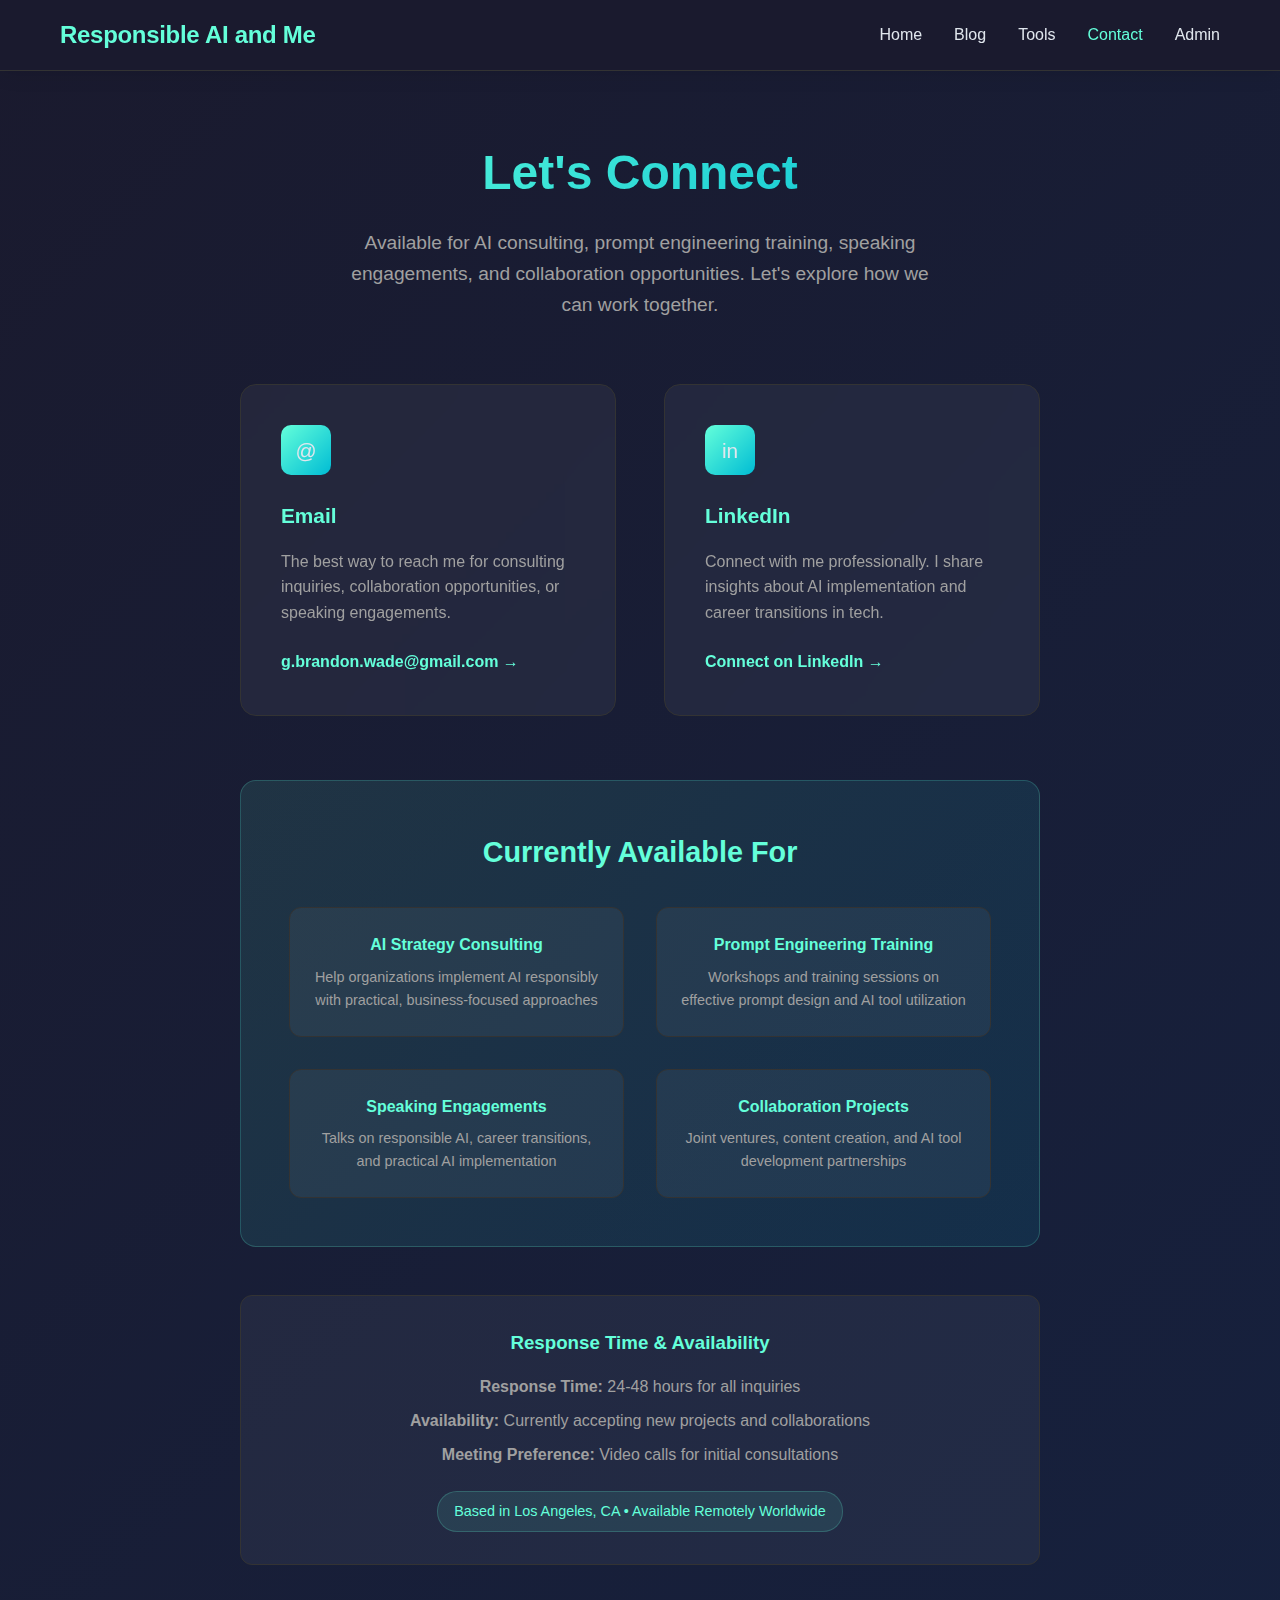
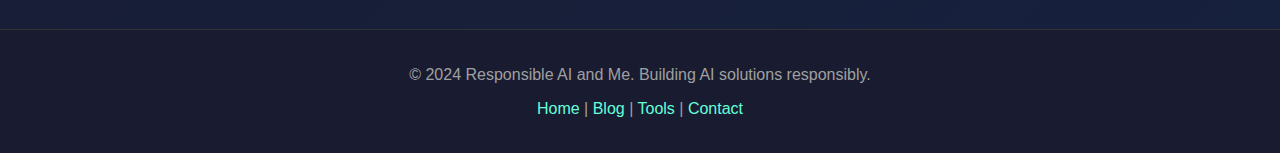
<file: contact.html>
<!DOCTYPE html>
<html lang="en">
<head>
    <meta charset="UTF-8">
    <meta name="viewport" content="width=device-width, initial-scale=1.0">
    <title>Contact - Responsible AI and Me</title>
    <meta name="description" content="Get in touch for AI consulting, prompt engineering training, speaking engagements, or collaboration opportunities. Based in Los Angeles, available remotely.">
    <meta name="keywords" content="AI consultant contact, prompt engineering training, responsible AI speaker, AI collaboration">
    
    <!-- Open Graph Meta Tags -->
    <meta property="og:title" content="Contact - Responsible AI and Me">
    <meta property="og:description" content="Available for AI consulting, training, and speaking engagements.">
    <meta property="og:type" content="website">
    <meta property="og:url" content="https://responsibleaiandme.netlify.app/contact.html">
    
    <script src="https://identity.netlify.com/v1/netlify-identity-widget.js"></script>
    
    <style>
        :root {
            --primary-color: #64ffda;
            --primary-dark: #4fd1c7;
            --accent-color: #00bcd4;
            --bg-dark: #1a1a2e;
            --bg-secondary: #16213e;
            --text-primary: #e0e6ed;
            --text-secondary: #a0a0a0;
            --border-color: #333;
            --card-bg: rgba(255, 255, 255, 0.05);
            --hover-bg: rgba(100, 255, 218, 0.1);
            --shadow: 0 10px 30px rgba(0, 0, 0, 0.3);
            --gradient-bg: linear-gradient(135deg, var(--bg-dark) 0%, var(--bg-secondary) 100%);
        }

        * {
            margin: 0;
            padding: 0;
            box-sizing: border-box;
        }

        body {
            font-family: -apple-system, BlinkMacSystemFont, 'Segoe UI', Roboto, Oxygen, Ubuntu, Cantarell, sans-serif;
            background: var(--gradient-bg);
            color: var(--text-primary);
            line-height: 1.6;
            min-height: 100vh;
        }

        .container {
            max-width: 1200px;
            margin: 0 auto;
            padding: 0 20px;
        }

        /* Header */
        header {
            background: rgba(26, 26, 46, 0.95);
            backdrop-filter: blur(20px);
            border-bottom: 1px solid var(--border-color);
            position: sticky;
            top: 0;
            z-index: 100;
            box-shadow: 0 2px 20px rgba(0, 0, 0, 0.1);
        }

        .header-content {
            display: flex;
            justify-content: space-between;
            align-items: center;
            padding: 1rem 0;
        }

        .logo {
            font-size: 1.5rem;
            font-weight: 700;
            color: var(--primary-color);
            text-decoration: none;
            letter-spacing: -0.3px;
        }

        .nav-links {
            display: flex;
            gap: 2rem;
            align-items: center;
        }

        .nav-links a {
            color: var(--text-primary);
            text-decoration: none;
            font-weight: 500;
            transition: color 0.3s ease;
        }

        .nav-links a:hover {
            color: var(--primary-color);
        }

        .nav-links a.active {
            color: var(--primary-color);
        }

        /* Main Content */
        .main-content {
            padding: 4rem 0;
            min-height: calc(100vh - 200px);
        }

        .contact-container {
            max-width: 800px;
            margin: 0 auto;
        }

        .page-header {
            text-align: center;
            margin-bottom: 4rem;
        }

        .page-title {
            font-size: 3rem;
            font-weight: 700;
            margin-bottom: 1rem;
            background: linear-gradient(135deg, var(--primary-color), var(--accent-color));
            -webkit-background-clip: text;
            -webkit-text-fill-color: transparent;
            background-clip: text;
        }

        .page-subtitle {
            font-size: 1.2rem;
            color: var(--text-secondary);
            max-width: 600px;
            margin: 0 auto;
        }

        .contact-grid {
            display: grid;
            grid-template-columns: 1fr 1fr;
            gap: 3rem;
            margin-bottom: 4rem;
        }

        .contact-card {
            background: var(--card-bg);
            border: 1px solid var(--border-color);
            border-radius: 16px;
            padding: 2.5rem;
            backdrop-filter: blur(20px);
            transition: all 0.3s ease;
        }

        .contact-card:hover {
            transform: translateY(-5px);
            border-color: var(--primary-color);
            box-shadow: var(--shadow);
        }

        .card-icon {
            width: 50px;
            height: 50px;
            background: linear-gradient(135deg, var(--primary-color), var(--accent-color));
            border-radius: 10px;
            display: flex;
            align-items: center;
            justify-content: center;
            font-size: 1.3rem;
            margin-bottom: 1.5rem;
        }

        .card-title {
            font-size: 1.3rem;
            font-weight: 600;
            margin-bottom: 1rem;
            color: var(--primary-color);
        }

        .card-description {
            color: var(--text-secondary);
            margin-bottom: 1.5rem;
            line-height: 1.6;
        }

        .contact-link {
            display: inline-flex;
            align-items: center;
            gap: 0.5rem;
            color: var(--primary-color);
            text-decoration: none;
            font-weight: 600;
            transition: all 0.3s ease;
        }

        .contact-link:hover {
            color: var(--primary-dark);
            transform: translateX(3px);
        }

        .availability-section {
            background: linear-gradient(135deg, rgba(100, 255, 218, 0.1) 0%, rgba(0, 188, 212, 0.1) 100%);
            border: 1px solid rgba(100, 255, 218, 0.2);
            border-radius: 16px;
            padding: 3rem;
            margin-bottom: 3rem;
            text-align: center;
        }

        .availability-title {
            font-size: 1.8rem;
            font-weight: 700;
            color: var(--primary-color);
            margin-bottom: 1.5rem;
        }

        .availability-grid {
            display: grid;
            grid-template-columns: repeat(auto-fit, minmax(250px, 1fr));
            gap: 2rem;
            margin-top: 2rem;
        }

        .availability-item {
            background: var(--card-bg);
            border-radius: 12px;
            padding: 1.5rem;
            border: 1px solid var(--border-color);
        }

        .availability-item h4 {
            color: var(--primary-color);
            margin-bottom: 0.5rem;
            font-weight: 600;
        }

        .availability-item p {
            color: var(--text-secondary);
            font-size: 0.9rem;
        }

        .response-info {
            background: var(--card-bg);
            border: 1px solid var(--border-color);
            border-radius: 12px;
            padding: 2rem;
            text-align: center;
        }

        .response-info h3 {
            color: var(--primary-color);
            margin-bottom: 1rem;
        }

        .response-info p {
            color: var(--text-secondary);
            margin-bottom: 0.5rem;
        }

        .location-badge {
            display: inline-flex;
            align-items: center;
            gap: 0.5rem;
            background: rgba(100, 255, 218, 0.1);
            border: 1px solid rgba(100, 255, 218, 0.2);
            padding: 0.5rem 1rem;
            border-radius: 20px;
            color: var(--primary-color);
            font-size: 0.9rem;
            margin-top: 1rem;
        }

        /* Footer */
        footer {
            background: rgba(26, 26, 46, 0.8);
            border-top: 1px solid var(--border-color);
            padding: 2rem 0;
            text-align: center;
            color: var(--text-secondary);
        }

        footer a {
            color: var(--primary-color);
            text-decoration: none;
        }

        footer a:hover {
            text-decoration: underline;
        }

        /* Responsive Design */
        @media (max-width: 768px) {
            .page-title {
                font-size: 2.5rem;
            }

            .contact-grid {
                grid-template-columns: 1fr;
                gap: 2rem;
            }

            .availability-grid {
                grid-template-columns: 1fr;
            }

            .nav-links {
                display: none;
            }

            .container {
                padding: 0 15px;
            }

            .contact-card {
                padding: 2rem;
            }

            .availability-section {
                padding: 2rem;
            }
        }
    </style>
</head>
<body>
    <header>
        <div class="container">
            <div class="header-content">
                <a href="/" class="logo">Responsible AI and Me</a>
                <nav class="nav-links">
                    <a href="/">Home</a>
                    <a href="/blog.html">Blog</a>
                    <a href="/tools.html">Tools</a>
                    <a href="/contact.html" class="active">Contact</a>
                    <a href="/admin">Admin</a>
                </nav>
            </div>
        </div>
    </header>

    <main class="main-content">
        <div class="container">
            <div class="contact-container">
                <div class="page-header">
                    <h1 class="page-title">Let's Connect</h1>
                    <p class="page-subtitle">
                        Available for AI consulting, prompt engineering training, speaking engagements, and collaboration opportunities. Let's explore how we can work together.
                    </p>
                </div>

                <div class="contact-grid">
                    <div class="contact-card">
                        <div class="card-icon">@</div>
                        <h3 class="card-title">Email</h3>
                        <p class="card-description">
                            The best way to reach me for consulting inquiries, collaboration opportunities, or speaking engagements.
                        </p>
                        <a href="mailto:g.brandon.wade@gmail.com" class="contact-link">
                            g.brandon.wade@gmail.com →
                        </a>
                    </div>

                    <div class="contact-card">
                        <div class="card-icon">in</div>
                        <h3 class="card-title">LinkedIn</h3>
                        <p class="card-description">
                            Connect with me professionally. I share insights about AI implementation and career transitions in tech.
                        </p>
                        <a href="https://linkedin.com/in/gregory-bwade" target="_blank" rel="noopener noreferrer" class="contact-link">
                            Connect on LinkedIn →
                        </a>
                    </div>
                </div>

                <div class="availability-section">
                    <h2 class="availability-title">Currently Available For</h2>
                    
                    <div class="availability-grid">
                        <div class="availability-item">
                            <h4>AI Strategy Consulting</h4>
                            <p>Help organizations implement AI responsibly with practical, business-focused approaches</p>
                        </div>
                        
                        <div class="availability-item">
                            <h4>Prompt Engineering Training</h4>
                            <p>Workshops and training sessions on effective prompt design and AI tool utilization</p>
                        </div>
                        
                        <div class="availability-item">
                            <h4>Speaking Engagements</h4>
                            <p>Talks on responsible AI, career transitions, and practical AI implementation</p>
                        </div>
                        
                        <div class="availability-item">
                            <h4>Collaboration Projects</h4>
                            <p>Joint ventures, content creation, and AI tool development partnerships</p>
                        </div>
                    </div>
                </div>

                <div class="response-info">
                    <h3>Response Time & Availability</h3>
                    <p><strong>Response Time:</strong> 24-48 hours for all inquiries</p>
                    <p><strong>Availability:</strong> Currently accepting new projects and collaborations</p>
                    <p><strong>Meeting Preference:</strong> Video calls for initial consultations</p>
                    
                    <div class="location-badge">
                        Based in Los Angeles, CA • Available Remotely Worldwide
                    </div>
                </div>
            </div>
        </div>
    </main>

    <footer>
        <div class="container">
            <p>&copy; 2024 Responsible AI and Me. Building AI solutions responsibly.</p>
            <p style="margin-top: 0.5rem;">
                <a href="/">Home</a> | 
                <a href="/blog.html">Blog</a> | 
                <a href="/tools.html">Tools</a> |
                <a href="/contact.html">Contact</a>
            </p>
        </div>
    </footer>

    <script>
        // Netlify Identity Widget
        if (window.netlifyIdentity) {
            window.netlifyIdentity.on("init", user => {
                if (!user) {
                    window.netlifyIdentity.on("login", () => {
                        document.location.href = "/admin/";
                    });
                }
            });
        }

        // Add smooth scrolling for any anchor links
        document.querySelectorAll('a[href^="#"]').forEach(anchor => {
            anchor.addEventListener('click', function (e) {
                e.preventDefault();
                const target = document.querySelector(this.getAttribute('href'));
                if (target) {
                    target.scrollIntoView({
                        behavior: 'smooth',
                        block: 'start'
                    });
                }
            });
        });
    </script>
</body>
</html>
</file>
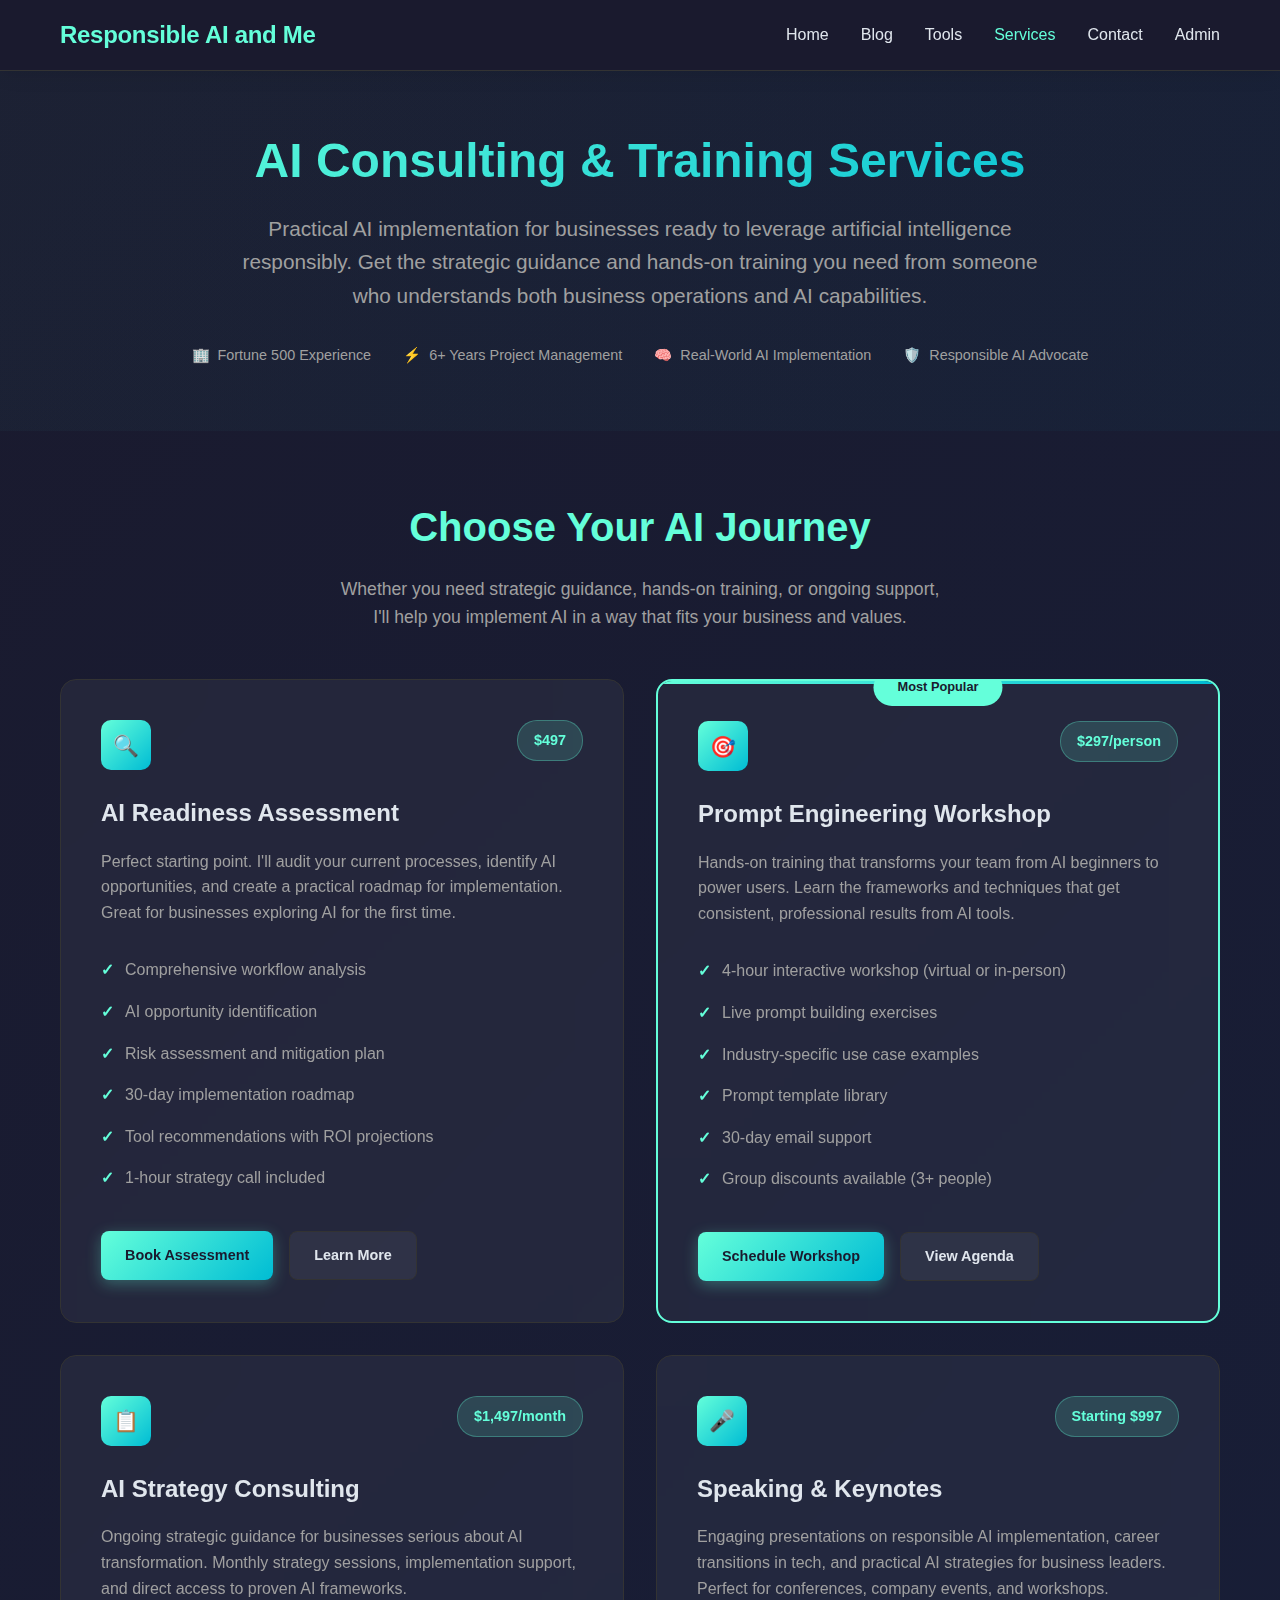
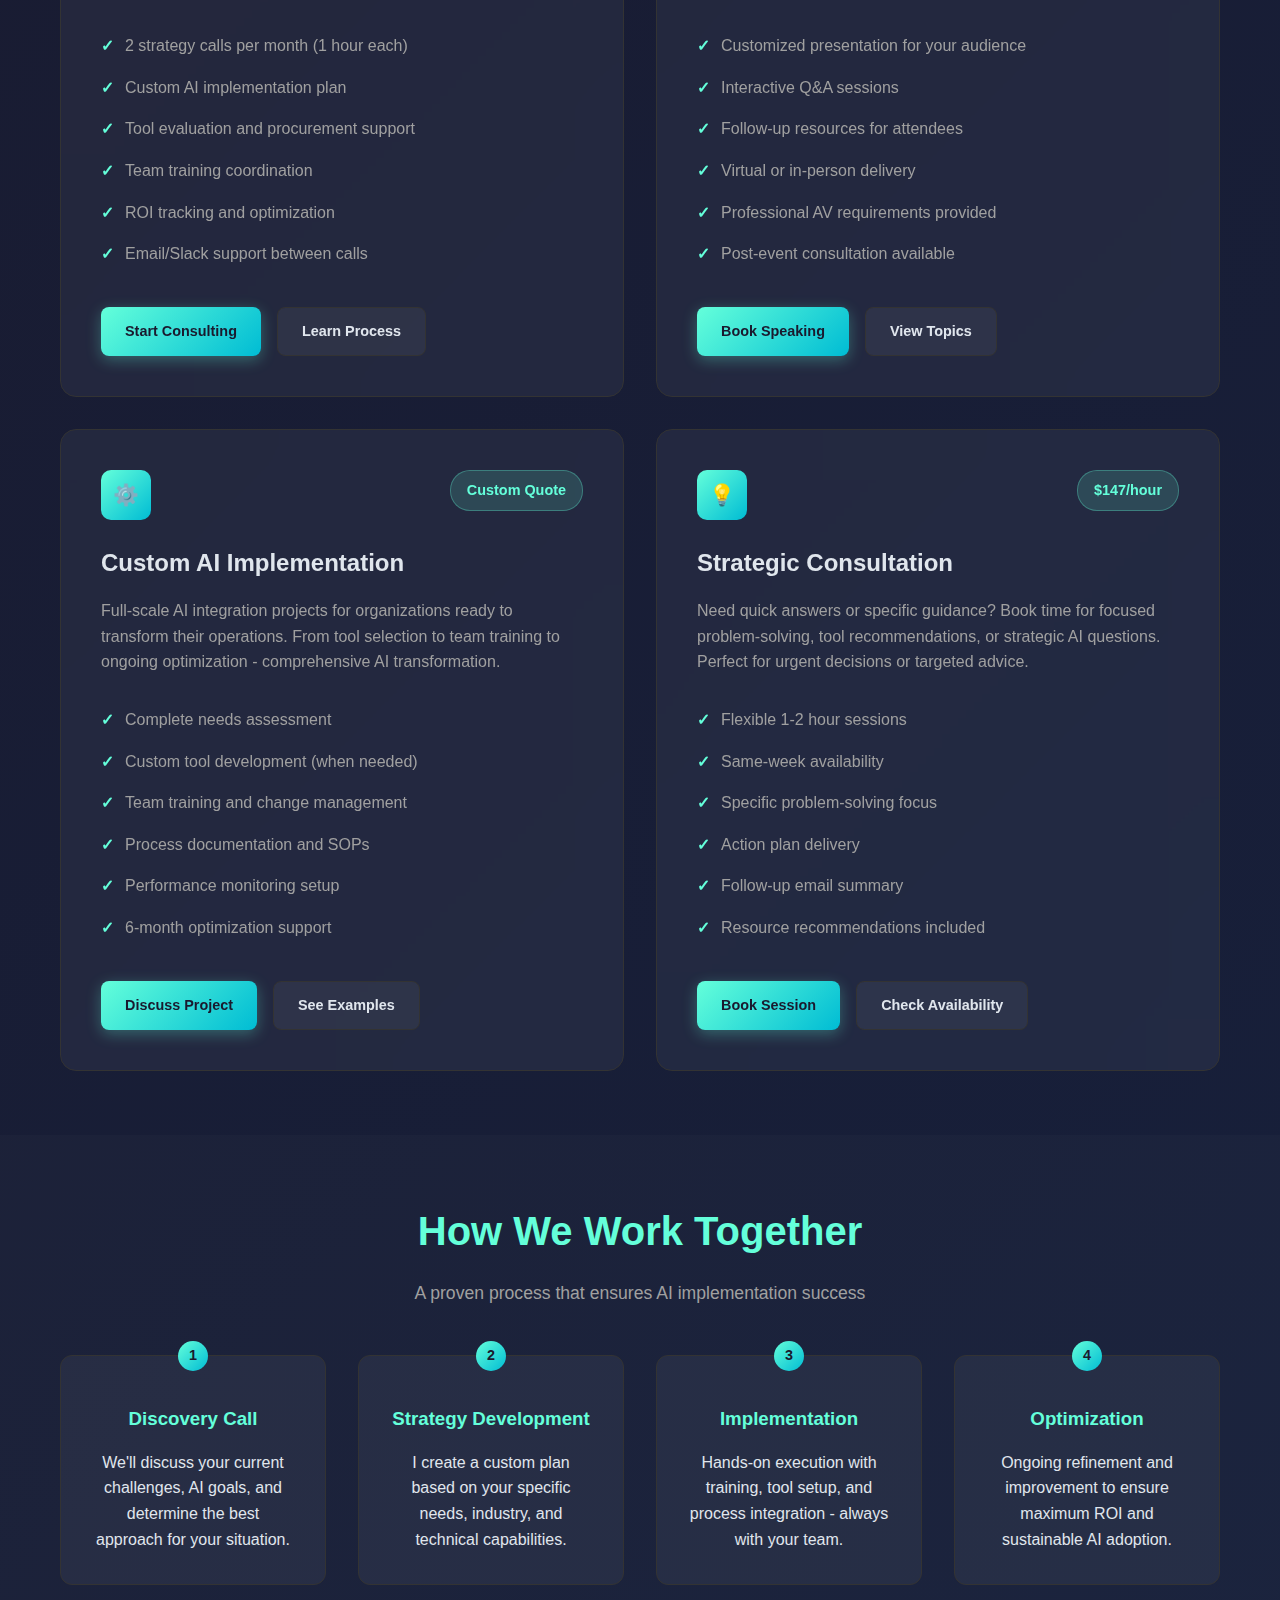
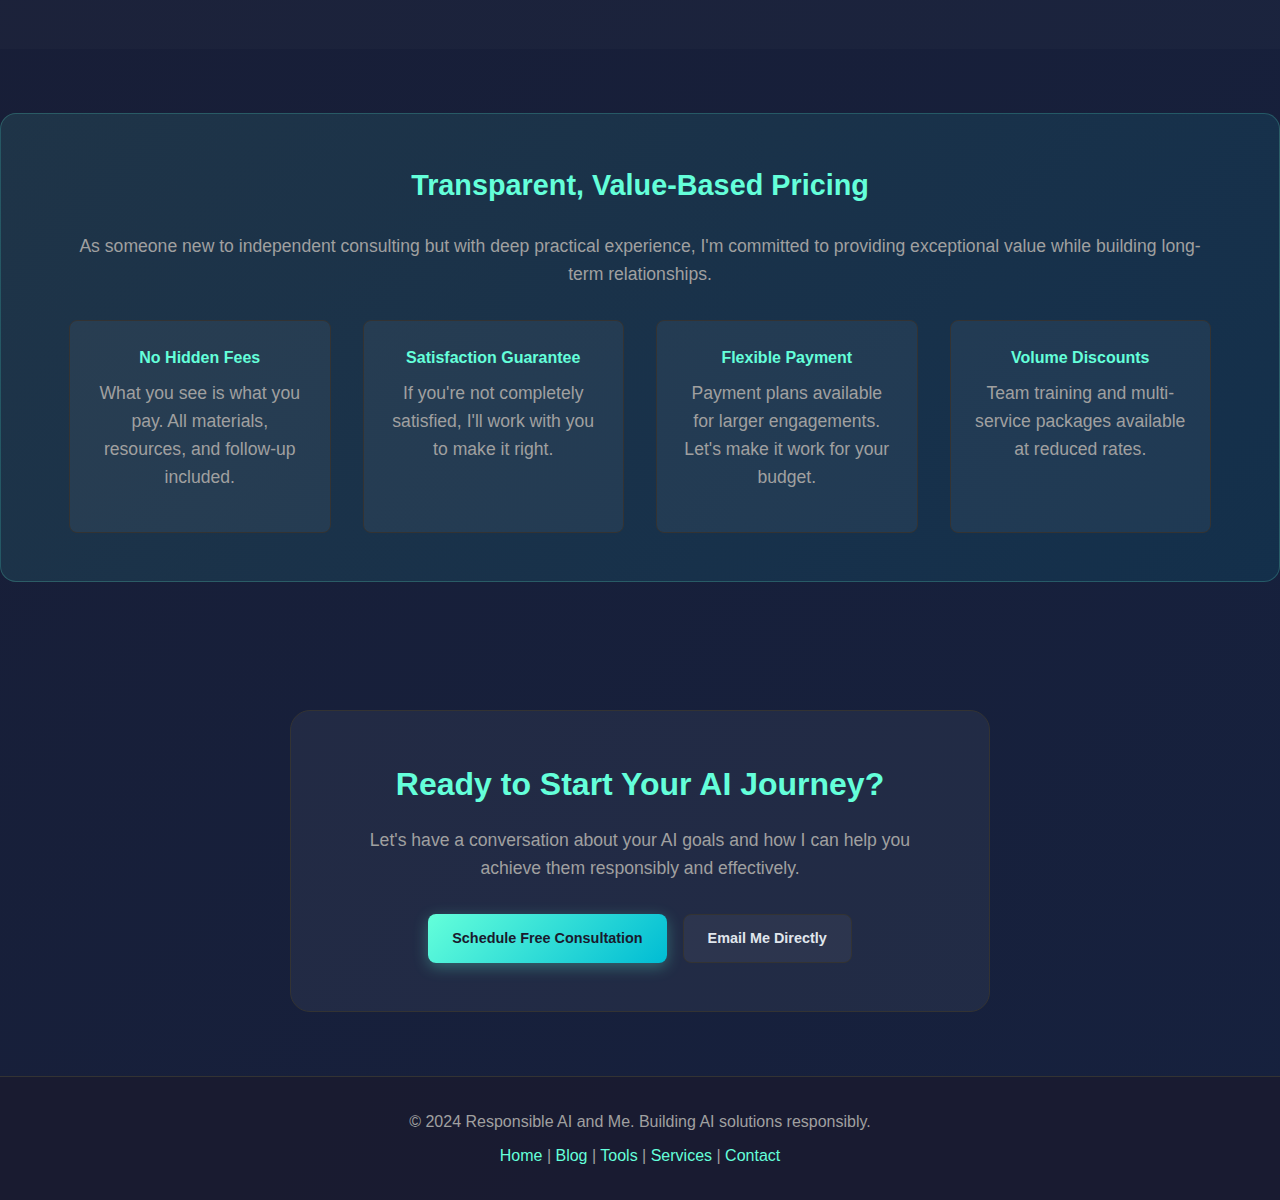
<file: services.html>
<!DOCTYPE html>
<html lang="en">
<head>
    <meta charset="UTF-8">
    <meta name="viewport" content="width=device-width, initial-scale=1.0">
    <title>AI Consulting Services - Responsible AI and Me</title>
    <meta name="description" content="AI strategy consulting, prompt engineering training, and implementation support for businesses ready to leverage AI responsibly. Practical expertise from a Fortune 500 background.">
    <meta name="keywords" content="AI consulting services, prompt engineering training, AI strategy, responsible AI implementation, business AI consultant">
    
    <!-- Open Graph Meta Tags -->
    <meta property="og:title" content="AI Consulting Services - Responsible AI and Me">
    <meta property="og:description" content="Practical AI consulting services designed for businesses ready to implement AI responsibly.">
    <meta property="og:type" content="website">
    <meta property="og:url" content="https://responsibleaiandme.netlify.app/services.html">
    
    <script src="https://identity.netlify.com/v1/netlify-identity-widget.js"></script>
    
    <style>
        :root {
            --primary-color: #64ffda;
            --primary-dark: #4fd1c7;
            --accent-color: #00bcd4;
            --bg-dark: #1a1a2e;
            --bg-secondary: #16213e;
            --text-primary: #e0e6ed;
            --text-secondary: #a0a0a0;
            --border-color: #333;
            --card-bg: rgba(255, 255, 255, 0.05);
            --hover-bg: rgba(100, 255, 218, 0.1);
            --shadow: 0 10px 30px rgba(0, 0, 0, 0.3);
            --gradient-bg: linear-gradient(135deg, var(--bg-dark) 0%, var(--bg-secondary) 100%);
            --success-color: #22c55e;
            --warning-color: #f59e0b;
        }

        * {
            margin: 0;
            padding: 0;
            box-sizing: border-box;
        }

        body {
            font-family: -apple-system, BlinkMacSystemFont, 'Segoe UI', Roboto, Oxygen, Ubuntu, Cantarell, sans-serif;
            background: var(--gradient-bg);
            color: var(--text-primary);
            line-height: 1.6;
            min-height: 100vh;
        }

        .container {
            max-width: 1200px;
            margin: 0 auto;
            padding: 0 20px;
        }

        /* Header */
        header {
            background: rgba(26, 26, 46, 0.95);
            backdrop-filter: blur(20px);
            border-bottom: 1px solid var(--border-color);
            position: sticky;
            top: 0;
            z-index: 100;
            box-shadow: 0 2px 20px rgba(0, 0, 0, 0.1);
        }

        .header-content {
            display: flex;
            justify-content: space-between;
            align-items: center;
            padding: 1rem 0;
        }

        .logo {
            font-size: 1.5rem;
            font-weight: 700;
            color: var(--primary-color);
            text-decoration: none;
            letter-spacing: -0.3px;
        }

        .nav-links {
            display: flex;
            gap: 2rem;
            align-items: center;
        }

        .nav-links a {
            color: var(--text-primary);
            text-decoration: none;
            font-weight: 500;
            transition: color 0.3s ease;
        }

        .nav-links a:hover {
            color: var(--primary-color);
        }

        .nav-links a.active {
            color: var(--primary-color);
        }

        /* Hero Section */
        .hero {
            padding: 4rem 0;
            text-align: center;
            background: linear-gradient(135deg, rgba(100, 255, 218, 0.03) 0%, rgba(0, 188, 212, 0.03) 100%);
        }

        .hero h1 {
            font-size: 3rem;
            font-weight: 800;
            margin-bottom: 1.5rem;
            line-height: 1.1;
            background: linear-gradient(135deg, var(--primary-color), var(--accent-color));
            -webkit-background-clip: text;
            -webkit-text-fill-color: transparent;
            background-clip: text;
        }

        .hero-subtitle {
            font-size: 1.3rem;
            color: var(--text-secondary);
            margin-bottom: 2rem;
            max-width: 800px;
            margin-left: auto;
            margin-right: auto;
        }

        .credentials-bar {
            display: flex;
            justify-content: center;
            gap: 2rem;
            flex-wrap: wrap;
            margin-top: 2rem;
        }

        .credential-item {
            display: flex;
            align-items: center;
            gap: 0.5rem;
            color: var(--text-secondary);
            font-size: 0.9rem;
        }

        .credential-icon {
            color: var(--primary-color);
        }

        /* Services Grid */
        .services-section {
            padding: 4rem 0;
        }

        .section-header {
            text-align: center;
            margin-bottom: 3rem;
        }

        .section-title {
            font-size: 2.5rem;
            font-weight: 700;
            margin-bottom: 1rem;
            color: var(--primary-color);
        }

        .services-grid {
            display: grid;
            grid-template-columns: repeat(auto-fit, minmax(380px, 1fr));
            gap: 2rem;
            margin-top: 3rem;
        }

        .service-card {
            background: var(--card-bg);
            border: 1px solid var(--border-color);
            border-radius: 16px;
            padding: 2.5rem;
            transition: all 0.4s ease;
            backdrop-filter: blur(20px);
            position: relative;
            overflow: hidden;
        }

        .service-card::before {
            content: '';
            position: absolute;
            top: 0;
            left: 0;
            right: 0;
            height: 3px;
            background: linear-gradient(90deg, var(--primary-color), var(--accent-color));
            opacity: 0;
            transition: opacity 0.3s ease;
        }

        .service-card:hover {
            transform: translateY(-8px);
            box-shadow: var(--shadow);
            border-color: var(--primary-color);
        }

        .service-card:hover::before {
            opacity: 1;
        }

        .service-header {
            display: flex;
            justify-content: space-between;
            align-items: flex-start;
            margin-bottom: 1.5rem;
        }

        .service-icon {
            width: 50px;
            height: 50px;
            background: linear-gradient(135deg, var(--primary-color), var(--accent-color));
            border-radius: 10px;
            display: flex;
            align-items: center;
            justify-content: center;
            font-size: 1.3rem;
            color: var(--bg-dark);
        }

        .price-badge {
            background: rgba(100, 255, 218, 0.15);
            color: var(--primary-color);
            padding: 0.5rem 1rem;
            border-radius: 20px;
            font-weight: 700;
            font-size: 0.9rem;
            border: 1px solid rgba(100, 255, 218, 0.3);
        }

        .service-title {
            font-size: 1.5rem;
            font-weight: 700;
            margin-bottom: 1rem;
            color: var(--text-primary);
        }

        .service-description {
            color: var(--text-secondary);
            margin-bottom: 1.5rem;
            line-height: 1.6;
        }

        .service-features {
            list-style: none;
            margin-bottom: 2rem;
        }

        .service-features li {
            padding: 0.5rem 0;
            color: var(--text-secondary);
            position: relative;
            padding-left: 1.5rem;
        }

        .service-features li::before {
            content: '✓';
            position: absolute;
            left: 0;
            color: var(--primary-color);
            font-weight: 600;
        }

        .service-cta {
            display: flex;
            gap: 1rem;
            flex-wrap: wrap;
        }

        .btn {
            padding: 0.75rem 1.5rem;
            border-radius: 8px;
            font-weight: 600;
            text-decoration: none;
            transition: all 0.3s ease;
            display: inline-flex;
            align-items: center;
            gap: 0.5rem;
            font-size: 0.9rem;
            border: none;
            cursor: pointer;
        }

        .btn-primary {
            background: linear-gradient(135deg, var(--primary-color), var(--accent-color));
            color: var(--bg-dark);
            box-shadow: 0 4px 15px rgba(100, 255, 218, 0.3);
        }

        .btn-primary:hover {
            transform: translateY(-2px);
            box-shadow: 0 6px 25px rgba(100, 255, 218, 0.4);
        }

        .btn-secondary {
            background: var(--card-bg);
            color: var(--text-primary);
            border: 1px solid var(--border-color);
        }

        .btn-secondary:hover {
            background: var(--hover-bg);
            border-color: var(--primary-color);
        }

        /* Featured Service */
        .featured-service {
            border: 2px solid var(--primary-color);
            position: relative;
        }

        .featured-service::before {
            opacity: 1;
        }

        .featured-badge {
            position: absolute;
            top: -12px;
            left: 50%;
            transform: translateX(-50%);
            background: var(--primary-color);
            color: var(--bg-dark);
            padding: 0.5rem 1.5rem;
            border-radius: 20px;
            font-weight: 700;
            font-size: 0.8rem;
        }

        /* Process Section */
        .process-section {
            background: rgba(255, 255, 255, 0.02);
            padding: 4rem 0;
        }

        .process-steps {
            display: grid;
            grid-template-columns: repeat(auto-fit, minmax(250px, 1fr));
            gap: 2rem;
            margin-top: 3rem;
        }

        .process-step {
            background: var(--card-bg);
            border: 1px solid var(--border-color);
            border-radius: 12px;
            padding: 2rem;
            text-align: center;
            position: relative;
            transition: all 0.3s ease;
        }

        .process-step:hover {
            transform: translateY(-5px);
            border-color: var(--primary-color);
        }

        .step-number {
            position: absolute;
            top: -15px;
            left: 50%;
            transform: translateX(-50%);
            background: linear-gradient(135deg, var(--primary-color), var(--accent-color));
            color: var(--bg-dark);
            width: 30px;
            height: 30px;
            border-radius: 50%;
            display: flex;
            align-items: center;
            justify-content: center;
            font-weight: 700;
            font-size: 0.9rem;
        }

        .process-step h3 {
            color: var(--primary-color);
            margin: 1rem 0;
        }

        /* Pricing Notes */
        .pricing-notes {
            background: linear-gradient(135deg, rgba(100, 255, 218, 0.1) 0%, rgba(0, 188, 212, 0.1) 100%);
            border: 1px solid rgba(100, 255, 218, 0.2);
            border-radius: 16px;
            padding: 3rem;
            margin: 4rem 0;
            text-align: center;
        }

        .pricing-notes h3 {
            color: var(--primary-color);
            margin-bottom: 1.5rem;
            font-size: 1.8rem;
        }

        .pricing-notes p {
            color: var(--text-secondary);
            margin-bottom: 1rem;
            font-size: 1.1rem;
        }

        .pricing-highlights {
            display: grid;
            grid-template-columns: repeat(auto-fit, minmax(200px, 1fr));
            gap: 2rem;
            margin-top: 2rem;
        }

        .highlight-item {
            background: var(--card-bg);
            border-radius: 8px;
            padding: 1.5rem;
            border: 1px solid var(--border-color);
        }

        .highlight-item h4 {
            color: var(--primary-color);
            margin-bottom: 0.5rem;
        }

        /* CTA Section */
        .cta-section {
            padding: 4rem 0;
            text-align: center;
        }

        .cta-box {
            background: var(--card-bg);
            border: 1px solid var(--border-color);
            border-radius: 20px;
            padding: 3rem;
            max-width: 700px;
            margin: 0 auto;
        }

        .cta-box h2 {
            color: var(--primary-color);
            margin-bottom: 1rem;
            font-size: 2rem;
        }

        .cta-box p {
            color: var(--text-secondary);
            margin-bottom: 2rem;
            font-size: 1.1rem;
        }

        /* Footer */
        footer {
            background: rgba(26, 26, 46, 0.8);
            border-top: 1px solid var(--border-color);
            padding: 2rem 0;
            text-align: center;
            color: var(--text-secondary);
        }

        footer a {
            color: var(--primary-color);
            text-decoration: none;
        }

        footer a:hover {
            text-decoration: underline;
        }

        /* Responsive Design */
        @media (max-width: 768px) {
            .hero h1 {
                font-size: 2.5rem;
            }

            .services-grid {
                grid-template-columns: 1fr;
            }

            .credentials-bar {
                flex-direction: column;
                gap: 1rem;
            }

            .nav-links {
                display: none;
            }

            .container {
                padding: 0 15px;
            }

            .service-card {
                padding: 2rem;
            }

            .pricing-notes {
                padding: 2rem;
            }

            .pricing-highlights {
                grid-template-columns: 1fr;
            }
        }
    </style>
</head>
<body>
    <header>
        <div class="container">
            <div class="header-content">
                <a href="/" class="logo">Responsible AI and Me</a>
                <nav class="nav-links">
                    <a href="/">Home</a>
                    <a href="/blog.html">Blog</a>
                    <a href="/tools.html">Tools</a>
                    <a href="/services.html" class="active">Services</a>
                    <a href="/contact.html">Contact</a>
                    <a href="/admin">Admin</a>
                </nav>
            </div>
        </div>
    </header>

    <!-- Hero Section -->
    <section class="hero">
        <div class="container">
            <h1>AI Consulting & Training Services</h1>
            <p class="hero-subtitle">
                Practical AI implementation for businesses ready to leverage artificial intelligence responsibly. 
                Get the strategic guidance and hands-on training you need from someone who understands both business operations and AI capabilities.
            </p>
            
            <div class="credentials-bar">
                <div class="credential-item">
                    <span class="credential-icon">🏢</span>
                    <span>Fortune 500 Experience</span>
                </div>
                <div class="credential-item">
                    <span class="credential-icon">⚡</span>
                    <span>6+ Years Project Management</span>
                </div>
                <div class="credential-item">
                    <span class="credential-icon">🧠</span>
                    <span>Real-World AI Implementation</span>
                </div>
                <div class="credential-item">
                    <span class="credential-icon">🛡️</span>
                    <span>Responsible AI Advocate</span>
                </div>
            </div>
        </div>
    </section>

    <!-- Services Section -->
    <section class="services-section">
        <div class="container">
            <div class="section-header">
                <h2 class="section-title">Choose Your AI Journey</h2>
                <p style="color: var(--text-secondary); font-size: 1.1rem; max-width: 600px; margin: 0 auto;">
                    Whether you need strategic guidance, hands-on training, or ongoing support, I'll help you implement AI in a way that fits your business and values.
                </p>
            </div>

            <div class="services-grid">
                <!-- AI Readiness Assessment -->
                <div class="service-card">
                    <div class="service-header">
                        <div class="service-icon">🔍</div>
                        <div class="price-badge">$497</div>
                    </div>
                    <h3 class="service-title">AI Readiness Assessment</h3>
                    <p class="service-description">
                        Perfect starting point. I'll audit your current processes, identify AI opportunities, and create a practical roadmap for implementation. Great for businesses exploring AI for the first time.
                    </p>
                    <ul class="service-features">
                        <li>Comprehensive workflow analysis</li>
                        <li>AI opportunity identification</li>
                        <li>Risk assessment and mitigation plan</li>
                        <li>30-day implementation roadmap</li>
                        <li>Tool recommendations with ROI projections</li>
                        <li>1-hour strategy call included</li>
                    </ul>
                    <div class="service-cta">
                        <a href="/contact.html" class="btn btn-primary">Book Assessment</a>
                        <a href="#process" class="btn btn-secondary">Learn More</a>
                    </div>
                </div>

                <!-- Prompt Engineering Workshop -->
                <div class="service-card featured-service">
                    <div class="featured-badge">Most Popular</div>
                    <div class="service-header">
                        <div class="service-icon">🎯</div>
                        <div class="price-badge">$297/person</div>
                    </div>
                    <h3 class="service-title">Prompt Engineering Workshop</h3>
                    <p class="service-description">
                        Hands-on training that transforms your team from AI beginners to power users. Learn the frameworks and techniques that get consistent, professional results from AI tools.
                    </p>
                    <ul class="service-features">
                        <li>4-hour interactive workshop (virtual or in-person)</li>
                        <li>Live prompt building exercises</li>
                        <li>Industry-specific use case examples</li>
                        <li>Prompt template library</li>
                        <li>30-day email support</li>
                        <li>Group discounts available (3+ people)</li>
                    </ul>
                    <div class="service-cta">
                        <a href="/contact.html" class="btn btn-primary">Schedule Workshop</a>
                        <a href="#process" class="btn btn-secondary">View Agenda</a>
                    </div>
                </div>

                <!-- AI Strategy Consulting -->
                <div class="service-card">
                    <div class="service-header">
                        <div class="service-icon">📋</div>
                        <div class="price-badge">$1,497/month</div>
                    </div>
                    <h3 class="service-title">AI Strategy Consulting</h3>
                    <p class="service-description">
                        Ongoing strategic guidance for businesses serious about AI transformation. Monthly strategy sessions, implementation support, and direct access to proven AI frameworks.
                    </p>
                    <ul class="service-features">
                        <li>2 strategy calls per month (1 hour each)</li>
                        <li>Custom AI implementation plan</li>
                        <li>Tool evaluation and procurement support</li>
                        <li>Team training coordination</li>
                        <li>ROI tracking and optimization</li>
                        <li>Email/Slack support between calls</li>
                    </ul>
                    <div class="service-cta">
                        <a href="/contact.html" class="btn btn-primary">Start Consulting</a>
                        <a href="#process" class="btn btn-secondary">Learn Process</a>
                    </div>
                </div>

                <!-- Speaking Engagements -->
                <div class="service-card">
                    <div class="service-header">
                        <div class="service-icon">🎤</div>
                        <div class="price-badge">Starting $997</div>
                    </div>
                    <h3 class="service-title">Speaking & Keynotes</h3>
                    <p class="service-description">
                        Engaging presentations on responsible AI implementation, career transitions in tech, and practical AI strategies for business leaders. Perfect for conferences, company events, and workshops.
                    </p>
                    <ul class="service-features">
                        <li>Customized presentation for your audience</li>
                        <li>Interactive Q&A sessions</li>
                        <li>Follow-up resources for attendees</li>
                        <li>Virtual or in-person delivery</li>
                        <li>Professional AV requirements provided</li>
                        <li>Post-event consultation available</li>
                    </ul>
                    <div class="service-cta">
                        <a href="/contact.html" class="btn btn-primary">Book Speaking</a>
                        <a href="#process" class="btn btn-secondary">View Topics</a>
                    </div>
                </div>

                <!-- Custom AI Implementation -->
                <div class="service-card">
                    <div class="service-header">
                        <div class="service-icon">⚙️</div>
                        <div class="price-badge">Custom Quote</div>
                    </div>
                    <h3 class="service-title">Custom AI Implementation</h3>
                    <p class="service-description">
                        Full-scale AI integration projects for organizations ready to transform their operations. From tool selection to team training to ongoing optimization - comprehensive AI transformation.
                    </p>
                    <ul class="service-features">
                        <li>Complete needs assessment</li>
                        <li>Custom tool development (when needed)</li>
                        <li>Team training and change management</li>
                        <li>Process documentation and SOPs</li>
                        <li>Performance monitoring setup</li>
                        <li>6-month optimization support</li>
                    </ul>
                    <div class="service-cta">
                        <a href="/contact.html" class="btn btn-primary">Discuss Project</a>
                        <a href="#process" class="btn btn-secondary">See Examples</a>
                    </div>
                </div>

                <!-- One-Time Consultation -->
                <div class="service-card">
                    <div class="service-header">
                        <div class="service-icon">💡</div>
                        <div class="price-badge">$147/hour</div>
                    </div>
                    <h3 class="service-title">Strategic Consultation</h3>
                    <p class="service-description">
                        Need quick answers or specific guidance? Book time for focused problem-solving, tool recommendations, or strategic AI questions. Perfect for urgent decisions or targeted advice.
                    </p>
                    <ul class="service-features">
                        <li>Flexible 1-2 hour sessions</li>
                        <li>Same-week availability</li>
                        <li>Specific problem-solving focus</li>
                        <li>Action plan delivery</li>
                        <li>Follow-up email summary</li>
                        <li>Resource recommendations included</li>
                    </ul>
                    <div class="service-cta">
                        <a href="/contact.html" class="btn btn-primary">Book Session</a>
                        <a href="#process" class="btn btn-secondary">Check Availability</a>
                    </div>
                </div>
            </div>
        </div>
    </section>

    <!-- Process Section -->
    <section class="process-section" id="process">
        <div class="container">
            <div class="section-header">
                <h2 class="section-title">How We Work Together</h2>
                <p style="color: var(--text-secondary); font-size: 1.1rem;">
                    A proven process that ensures AI implementation success
                </p>
            </div>

            <div class="process-steps">
                <div class="process-step">
                    <div class="step-number">1</div>
                    <h3>Discovery Call</h3>
                    <p>We'll discuss your current challenges, AI goals, and determine the best approach for your situation.</p>
                </div>
                
                <div class="process-step">
                    <div class="step-number">2</div>
                    <h3>Strategy Development</h3>
                    <p>I create a custom plan based on your specific needs, industry, and technical capabilities.</p>
                </div>
                
                <div class="process-step">
                    <div class="step-number">3</div>
                    <h3>Implementation</h3>
                    <p>Hands-on execution with training, tool setup, and process integration - always with your team.</p>
                </div>
                
                <div class="process-step">
                    <div class="step-number">4</div>
                    <h3>Optimization</h3>
                    <p>Ongoing refinement and improvement to ensure maximum ROI and sustainable AI adoption.</p>
                </div>
            </div>
        </div>
    </section>

    <!-- Pricing Notes -->
    <section class="pricing-notes">
        <div class="container">
            <h3>Transparent, Value-Based Pricing</h3>
            <p>
                As someone new to independent consulting but with deep practical experience, 
                I'm committed to providing exceptional value while building long-term relationships.
            </p>
            
            <div class="pricing-highlights">
                <div class="highlight-item">
                    <h4>No Hidden Fees</h4>
                    <p>What you see is what you pay. All materials, resources, and follow-up included.</p>
                </div>
                
                <div class="highlight-item">
                    <h4>Satisfaction Guarantee</h4>
                    <p>If you're not completely satisfied, I'll work with you to make it right.</p>
                </div>
                
                <div class="highlight-item">
                    <h4>Flexible Payment</h4>
                    <p>Payment plans available for larger engagements. Let's make it work for your budget.</p>
                </div>
                
                <div class="highlight-item">
                    <h4>Volume Discounts</h4>
                    <p>Team training and multi-service packages available at reduced rates.</p>
                </div>
            </div>
        </div>
    </section>

    <!-- CTA Section -->
    <section class="cta-section">
        <div class="container">
            <div class="cta-box">
                <h2>Ready to Start Your AI Journey?</h2>
                <p>
                    Let's have a conversation about your AI goals and how I can help you achieve them responsibly and effectively.
                </p>
                <div style="display: flex; gap: 1rem; justify-content: center; flex-wrap: wrap;">
                    <a href="/contact.html" class="btn btn-primary">Schedule Free Consultation</a>
                    <a href="mailto:g.brandon.wade@gmail.com" class="btn btn-secondary">Email Me Directly</a>
                </div>
            </div>
        </div>
    </section>

    <!-- Footer -->
    <footer>
        <div class="container">
            <p>&copy; 2024 Responsible AI and Me. Building AI solutions responsibly.</p>
            <p style="margin-top: 0.5rem;">
                <a href="/">Home</a> | 
                <a href="/blog.html">Blog</a> | 
                <a href="/tools.html">Tools</a> |
                <a href="/services.html">Services</a> |
                <a href="/contact.html">Contact</a>
            </p>
        </div>
    </footer>

    <script>
        // Netlify Identity Widget
        if (window.netlifyIdentity) {
            window.netlifyIdentity.on("init", user => {
                if (!user) {
                    window.netlifyIdentity.on("login", () => {
                        document.location.href = "/admin/";
                    });
                }
            });
        }

        // Smooth scrolling for anchor links
        document.querySelectorAll('a[href^="#"]').forEach(anchor => {
            anchor.addEventListener('click', function (e) {
                e.preventDefault();
                const target = document.querySelector(this.getAttribute('href'));
                if (target) {
                    target.scrollIntoView({
                        behavior: 'smooth',
                        block: 'start'
                    });
                }
            });
        });

        // Add click tracking for service buttons
        document.querySelectorAll('.btn-primary').forEach(button => {
            button.addEventListener('click', function() {
                if (typeof gtag !== 'undefined') {
                    gtag('event', 'service_interest', {
                        event_category: 'engagement',
                        event_label: this.textContent
                    });
                }
            });
        });
    </script>
</body>
</html>
</file>
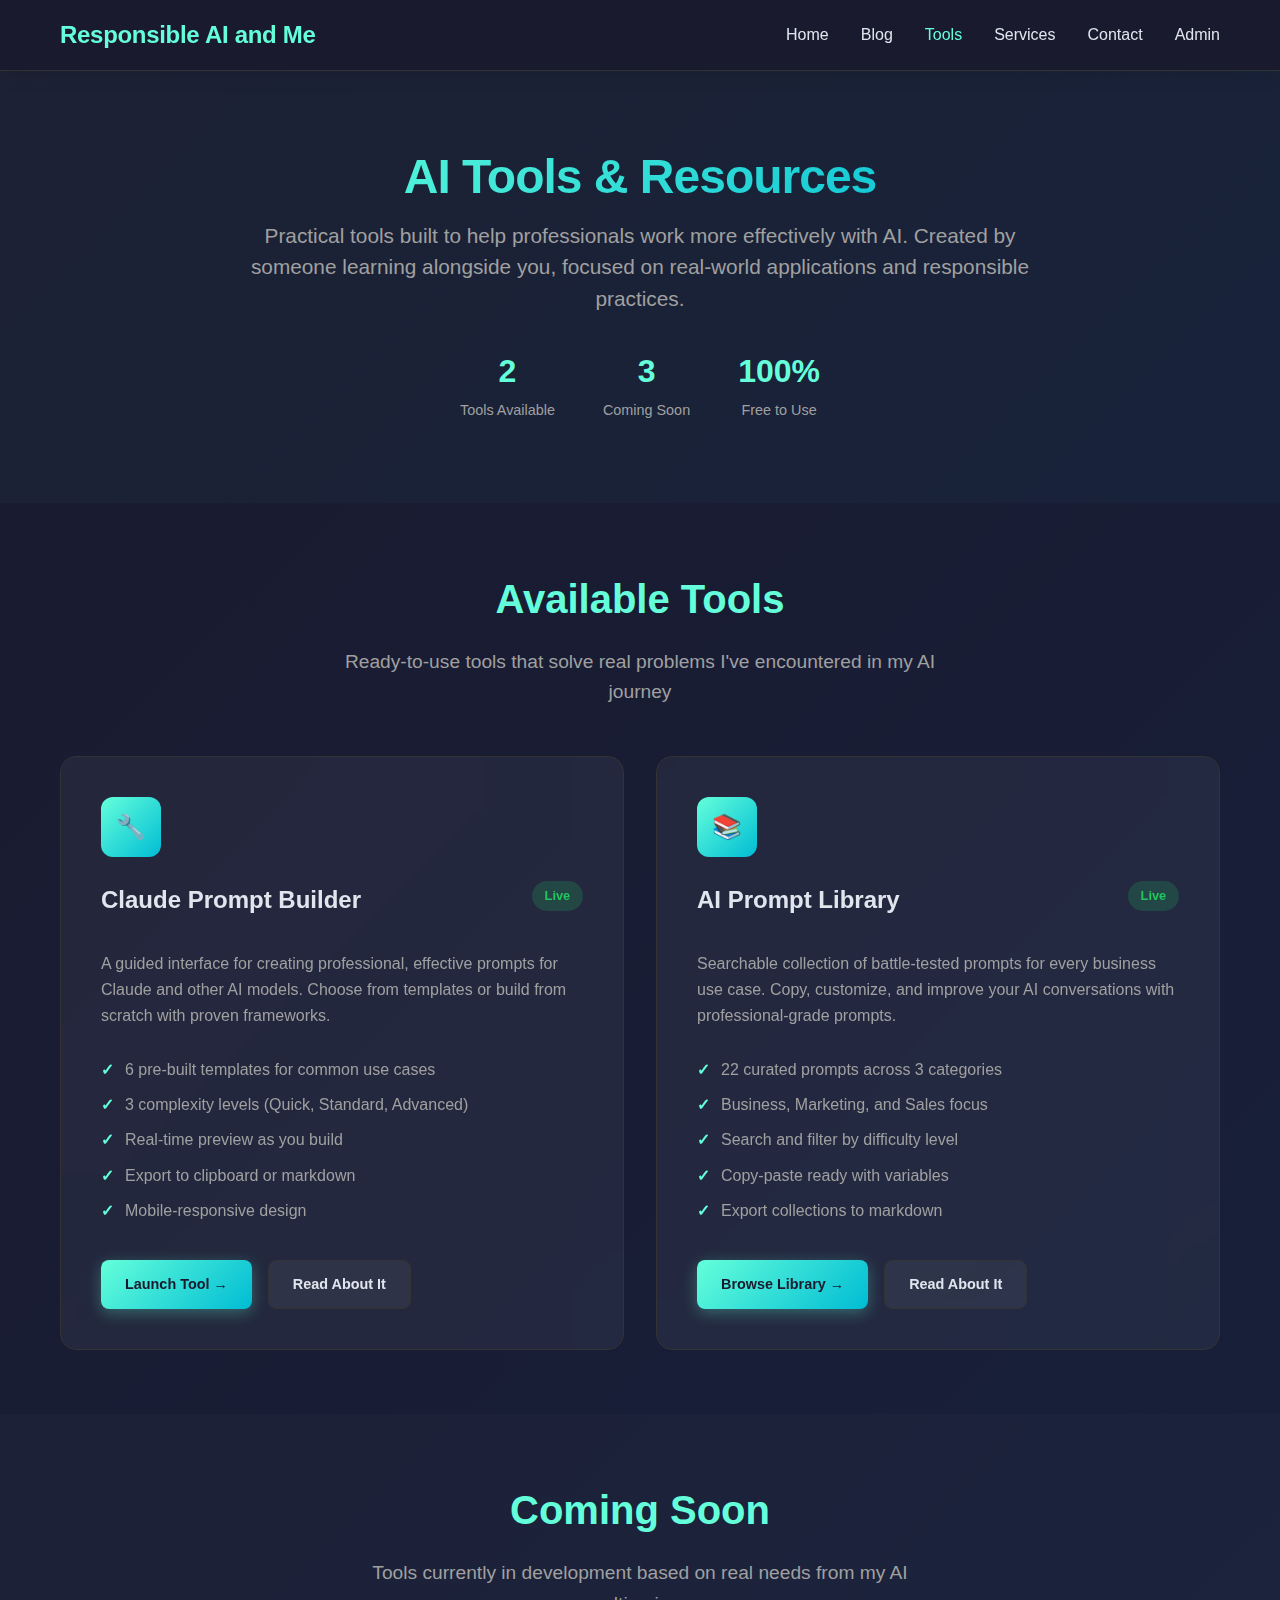
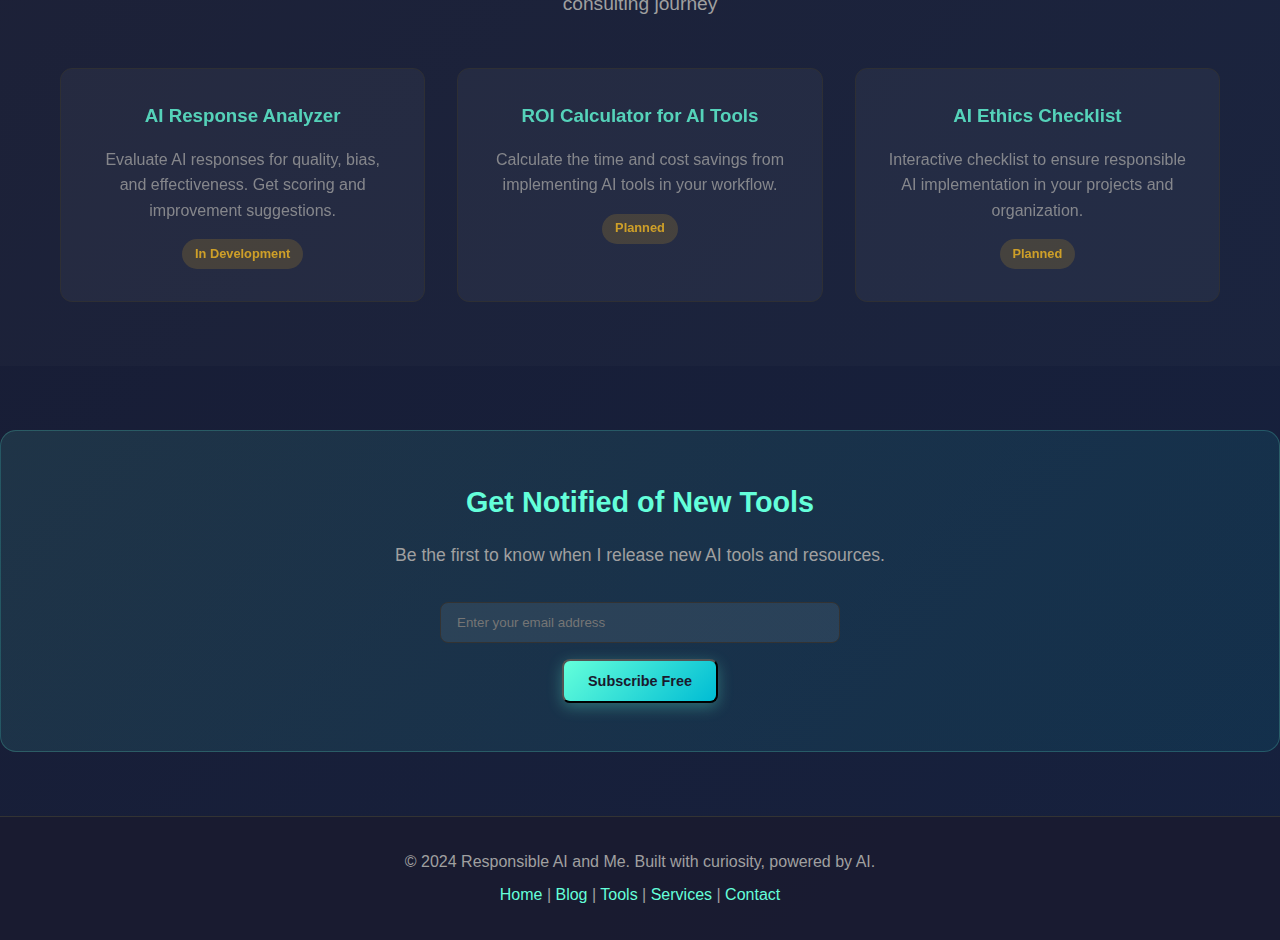
<file: tools.html>
<!DOCTYPE html>
<html lang="en">
<head>
    <meta charset="UTF-8">
    <meta name="viewport" content="width=device-width, initial-scale=1.0">
    <title>AI Tools - Responsible AI and Me</title>
    <meta name="description" content="Free AI tools and resources built to help professionals work more effectively with artificial intelligence. Created by a project manager transitioning into AI consulting.">
    <meta name="keywords" content="AI tools, prompt builder, AI resources, artificial intelligence tools, responsible AI">
    
    <!-- Open Graph Meta Tags -->
    <meta property="og:title" content="Free AI Tools - Responsible AI and Me">
    <meta property="og:description" content="Practical AI tools built by someone learning alongside you.">
    <meta property="og:type" content="website">
    <meta property="og:url" content="https://responsibleaiandme.netlify.app/tools.html">
    
    <!-- Twitter Card -->
    <meta name="twitter:card" content="summary_large_image">
    <meta name="twitter:title" content="Free AI Tools - Responsible AI and Me">
    <meta name="twitter:description" content="Practical AI tools built by someone learning alongside you.">
    
    <script src="https://identity.netlify.com/v1/netlify-identity-widget.js"></script>
    
    <style>
        :root {
            --primary-color: #64ffda;
            --primary-dark: #4fd1c7;
            --accent-color: #00bcd4;
            --bg-dark: #1a1a2e;
            --bg-secondary: #16213e;
            --text-primary: #e0e6ed;
            --text-secondary: #a0a0a0;
            --border-color: #333;
            --card-bg: rgba(255, 255, 255, 0.05);
            --hover-bg: rgba(100, 255, 218, 0.1);
            --shadow: 0 10px 30px rgba(0, 0, 0, 0.3);
            --gradient-bg: linear-gradient(135deg, var(--bg-dark) 0%, var(--bg-secondary) 100%);
        }

        * {
            margin: 0;
            padding: 0;
            box-sizing: border-box;
        }

        body {
            font-family: -apple-system, BlinkMacSystemFont, 'Segoe UI', Roboto, Oxygen, Ubuntu, Cantarell, sans-serif;
            background: var(--gradient-bg);
            color: var(--text-primary);
            line-height: 1.6;
            min-height: 100vh;
        }

        .container {
            max-width: 1200px;
            margin: 0 auto;
            padding: 0 20px;
        }

        /* Header */
        header {
            background: rgba(26, 26, 46, 0.95);
            backdrop-filter: blur(20px);
            border-bottom: 1px solid var(--border-color);
            position: sticky;
            top: 0;
            z-index: 100;
            box-shadow: 0 2px 20px rgba(0, 0, 0, 0.1);
        }

        .header-content {
            display: flex;
            justify-content: space-between;
            align-items: center;
            padding: 1rem 0;
            position: relative;
        }

        .logo {
            font-size: 1.5rem;
            font-weight: 700;
            color: var(--primary-color);
            text-decoration: none;
            letter-spacing: -0.3px;
        }

        .nav-links {
            display: flex;
            gap: 2rem;
            align-items: center;
        }

        .nav-links a {
            color: var(--text-primary);
            text-decoration: none;
            font-weight: 500;
            transition: color 0.3s ease;
        }

        .nav-links a:hover {
            color: var(--primary-color);
        }

        .nav-links a.active {
            color: var(--primary-color);
        }

        /* Mobile Menu */
        .mobile-menu-toggle {
            display: none;
            background: none;
            border: none;
            color: var(--text-primary);
            font-size: 1.5rem;
            cursor: pointer;
            padding: 0.5rem;
            z-index: 1001;
        }

        .mobile-menu-toggle:hover {
            color: var(--primary-color);
        }

        .hamburger {
            display: flex;
            flex-direction: column;
            width: 24px;
            height: 18px;
            position: relative;
            transition: all 0.3s ease;
        }

        .hamburger span {
            display: block;
            height: 2px;
            width: 100%;
            background: currentColor;
            border-radius: 1px;
            transition: all 0.3s ease;
            position: absolute;
        }

        .hamburger span:nth-child(1) {
            top: 0;
        }

        .hamburger span:nth-child(2) {
            top: 50%;
            transform: translateY(-50%);
        }

        .hamburger span:nth-child(3) {
            bottom: 0;
        }

        .mobile-menu-toggle.active .hamburger span:nth-child(1) {
            transform: rotate(45deg);
            top: 50%;
        }

        .mobile-menu-toggle.active .hamburger span:nth-child(2) {
            opacity: 0;
        }

        .mobile-menu-toggle.active .hamburger span:nth-child(3) {
            transform: rotate(-45deg);
            bottom: 50%;
        }

        .mobile-menu {
            display: none;
            position: fixed;
            top: 0;
            left: 0;
            width: 100%;
            height: 100vh;
            background: rgba(26, 26, 46, 0.98);
            backdrop-filter: blur(20px);
            z-index: 1000;
            padding-top: 80px;
            opacity: 0;
            visibility: hidden;
            transition: all 0.3s ease;
        }

        .mobile-menu.active {
            opacity: 1;
            visibility: visible;
        }

        .mobile-menu-content {
            display: flex;
            flex-direction: column;
            align-items: center;
            gap: 2rem;
            padding: 2rem;
        }

        .mobile-menu a {
            color: var(--text-primary);
            text-decoration: none;
            font-size: 1.3rem;
            font-weight: 600;
            padding: 1rem 2rem;
            border-radius: 8px;
            transition: all 0.3s ease;
            text-align: center;
            min-width: 200px;
        }

        .mobile-menu a:hover {
            color: var(--primary-color);
            background: var(--hover-bg);
        }

        .mobile-menu .btn {
            background: linear-gradient(135deg, var(--primary-color), var(--accent-color));
            color: var(--bg-dark);
            margin-top: 1rem;
        }

        .mobile-menu a.active {
            color: var(--primary-color);
            background: var(--hover-bg);
        }

        /* Hero Section */
        .hero {
            padding: 5rem 0;
            text-align: center;
            background: linear-gradient(135deg, rgba(100, 255, 218, 0.03) 0%, rgba(0, 188, 212, 0.03) 100%);
            position: relative;
        }

        .hero-content {
            max-width: 800px;
            margin: 0 auto;
        }

        .hero h1 {
            font-size: 3rem;
            font-weight: 800;
            margin-bottom: 1rem;
            line-height: 1.1;
            letter-spacing: -1px;
            background: linear-gradient(135deg, var(--primary-color), var(--accent-color));
            -webkit-background-clip: text;
            -webkit-text-fill-color: transparent;
            background-clip: text;
        }

        .hero-subtitle {
            font-size: 1.3rem;
            color: var(--text-secondary);
            margin-bottom: 2rem;
            line-height: 1.5;
        }

        .hero-stats {
            display: flex;
            justify-content: center;
            gap: 3rem;
            margin-top: 2rem;
        }

        .stat-item {
            text-align: center;
        }

        .stat-number {
            font-size: 2rem;
            font-weight: 700;
            color: var(--primary-color);
            display: block;
        }

        .stat-label {
            font-size: 0.9rem;
            color: var(--text-secondary);
        }

        /* Tools Grid */
        .tools-section {
            padding: 4rem 0;
        }

        .section-header {
            text-align: center;
            margin-bottom: 3rem;
        }

        .section-title {
            font-size: 2.5rem;
            font-weight: 700;
            margin-bottom: 1rem;
            color: var(--primary-color);
        }

        .section-subtitle {
            font-size: 1.2rem;
            color: var(--text-secondary);
            max-width: 600px;
            margin: 0 auto;
        }

        .tools-grid {
            display: grid;
            grid-template-columns: repeat(auto-fit, minmax(350px, 1fr));
            gap: 2rem;
            margin-top: 3rem;
        }

        .tool-card {
            background: var(--card-bg);
            border: 1px solid var(--border-color);
            border-radius: 16px;
            padding: 2.5rem;
            transition: all 0.4s ease;
            backdrop-filter: blur(20px);
            position: relative;
            overflow: hidden;
        }

        .tool-card::before {
            content: '';
            position: absolute;
            top: 0;
            left: 0;
            right: 0;
            height: 3px;
            background: linear-gradient(90deg, var(--primary-color), var(--accent-color));
            opacity: 0;
            transition: opacity 0.3s ease;
        }

        .tool-card:hover {
            transform: translateY(-8px);
            box-shadow: var(--shadow);
            border-color: var(--primary-color);
        }

        .tool-card:hover::before {
            opacity: 1;
        }

        .tool-icon {
            width: 60px;
            height: 60px;
            background: linear-gradient(135deg, var(--primary-color), var(--accent-color));
            border-radius: 12px;
            display: flex;
            align-items: center;
            justify-content: center;
            font-size: 1.5rem;
            margin-bottom: 1.5rem;
        }

        .tool-title {
            font-size: 1.5rem;
            font-weight: 700;
            margin-bottom: 1rem;
            color: var(--text-primary);
        }

        .tool-description {
            color: var(--text-secondary);
            margin-bottom: 1.5rem;
            line-height: 1.6;
        }

        .tool-features {
            list-style: none;
            margin-bottom: 2rem;
        }

        .tool-features li {
            padding: 0.3rem 0;
            color: var(--text-secondary);
            position: relative;
            padding-left: 1.5rem;
        }

        .tool-features li::before {
            content: '✓';
            position: absolute;
            left: 0;
            color: var(--primary-color);
            font-weight: 600;
        }

        .tool-actions {
            display: flex;
            gap: 1rem;
            flex-wrap: wrap;
        }

        .btn {
            padding: 0.75rem 1.5rem;
            border-radius: 8px;
            font-weight: 600;
            text-decoration: none;
            transition: all 0.3s ease;
            display: inline-flex;
            align-items: center;
            gap: 0.5rem;
            font-size: 0.9rem;
        }

        .btn-primary {
            background: linear-gradient(135deg, var(--primary-color), var(--accent-color));
            color: var(--bg-dark);
            box-shadow: 0 4px 15px rgba(100, 255, 218, 0.3);
        }

        .btn-primary:hover {
            transform: translateY(-2px);
            box-shadow: 0 6px 25px rgba(100, 255, 218, 0.4);
        }

        .btn-secondary {
            background: var(--card-bg);
            color: var(--text-primary);
            border: 1px solid var(--border-color);
        }

        .btn-secondary:hover {
            background: var(--hover-bg);
            border-color: var(--primary-color);
        }

        .status-badge {
            display: inline-block;
            padding: 0.3rem 0.8rem;
            border-radius: 20px;
            font-size: 0.8rem;
            font-weight: 600;
            margin-left: auto;
        }

        .status-live {
            background: rgba(34, 197, 94, 0.2);
            color: #22c55e;
        }

        .status-coming {
            background: rgba(251, 191, 36, 0.2);
            color: #fbbf24;
        }

        /* Coming Soon Tools */
        .coming-soon-section {
            padding: 4rem 0;
            background: rgba(255, 255, 255, 0.02);
        }

        .coming-soon-grid {
            display: grid;
            grid-template-columns: repeat(auto-fit, minmax(280px, 1fr));
            gap: 2rem;
            margin-top: 3rem;
        }

        .coming-soon-card {
            background: var(--card-bg);
            border: 1px solid var(--border-color);
            border-radius: 12px;
            padding: 2rem;
            text-align: center;
            transition: all 0.3s ease;
            opacity: 0.8;
        }

        .coming-soon-card:hover {
            transform: translateY(-5px);
            border-color: var(--primary-color);
            opacity: 1;
        }

        .coming-soon-card h3 {
            color: var(--primary-color);
            margin-bottom: 1rem;
        }

        .coming-soon-card p {
            color: var(--text-secondary);
            margin-bottom: 1rem;
        }

        /* Newsletter CTA */
        .newsletter-cta {
            background: linear-gradient(135deg, rgba(100, 255, 218, 0.1) 0%, rgba(0, 188, 212, 0.1) 100%);
            border: 1px solid rgba(100, 255, 218, 0.2);
            border-radius: 16px;
            padding: 3rem;
            margin: 4rem 0;
            text-align: center;
        }

        .newsletter-cta h3 {
            color: var(--primary-color);
            font-size: 1.8rem;
            margin-bottom: 1rem;
        }

        .newsletter-cta p {
            color: var(--text-secondary);
            margin-bottom: 2rem;
            font-size: 1.1rem;
        }

        .newsletter-form {
            display: flex;
            gap: 1rem;
            max-width: 400px;
            margin: 0 auto;
            flex-wrap: wrap;
            justify-content: center;
        }

        .newsletter-input {
            flex: 1;
            min-width: 250px;
            padding: 0.75rem 1rem;
            background: rgba(255, 255, 255, 0.08);
            border: 1px solid var(--border-color);
            border-radius: 8px;
            color: var(--text-primary);
        }

        .newsletter-input:focus {
            outline: none;
            border-color: var(--primary-color);
            box-shadow: 0 0 0 2px rgba(100, 255, 218, 0.1);
        }

        /* Footer */
        footer {
            background: rgba(26, 26, 46, 0.8);
            border-top: 1px solid var(--border-color);
            padding: 2rem 0;
            text-align: center;
            color: var(--text-secondary);
        }

        footer a {
            color: var(--primary-color);
            text-decoration: none;
        }

        footer a:hover {
            text-decoration: underline;
        }

        /* Responsive Design */
        @media (max-width: 768px) {
            .hero h1 {
                font-size: 2.5rem;
            }

            .hero-stats {
                gap: 2rem;
            }

            .section-title {
                font-size: 2rem;
            }

            .nav-links {
                display: none;
            }

            .mobile-menu-toggle {
                display: block;
            }

            .mobile-menu {
                display: block;
            }

            .container {
                padding: 0 15px;
            }

            .newsletter-form {
                flex-direction: column;
                align-items: stretch;
            }

            .newsletter-input {
                min-width: unset;
            }

            .tool-actions {
                justify-content: center;
            }
        }
    </style>
</head>
<body>
    <header>
        <div class="container">
            <div class="header-content">
                <a href="/" class="logo">Responsible AI and Me</a>
                <nav class="nav-links">
                    <a href="/">Home</a>
                    <a href="/blog.html">Blog</a>
                    <a href="/tools.html" class="active">Tools</a>
                    <a href="/services.html">Services</a>
                    <a href="/contact.html">Contact</a>
                    <a href="/admin">Admin</a>
                </nav>
                <button class="mobile-menu-toggle" id="mobileMenuToggle" aria-label="Toggle mobile menu">
                    <div class="hamburger">
                        <span></span>
                        <span></span>
                        <span></span>
                    </div>
                </button>
            </div>
        </div>
        
        <!-- Mobile Menu -->
        <div class="mobile-menu" id="mobileMenu">
            <div class="mobile-menu-content">
                <a href="/">Home</a>
                <a href="/blog.html">Blog</a>
                <a href="/tools.html" class="active">Tools</a>
                <a href="/services.html">Services</a>
                <a href="/contact.html">Contact</a>
                <a href="/admin">Admin</a>
            </div>
        </div>
    </header>

    <!-- Hero Section -->
    <section class="hero">
        <div class="container">
            <div class="hero-content">
                <h1>AI Tools & Resources</h1>
                <p class="hero-subtitle">
                    Practical tools built to help professionals work more effectively with AI. Created by someone learning alongside you, focused on real-world applications and responsible practices.
                </p>
                
                <div class="hero-stats">
                    <div class="stat-item">
                        <span class="stat-number">2</span>
                        <span class="stat-label">Tools Available</span>
                    </div>
                    <div class="stat-item">
                        <span class="stat-number">3</span>
                        <span class="stat-label">Coming Soon</span>
                    </div>
                    <div class="stat-item">
                        <span class="stat-number">100%</span>
                        <span class="stat-label">Free to Use</span>
                    </div>
                </div>
            </div>
        </div>
    </section>

    <!-- Available Tools -->
    <section class="tools-section">
        <div class="container">
            <div class="section-header">
                <h2 class="section-title">Available Tools</h2>
                <p class="section-subtitle">
                    Ready-to-use tools that solve real problems I've encountered in my AI journey
                </p>
            </div>

            <div class="tools-grid">
                <div class="tool-card">
                    <div class="tool-icon">🔧</div>
                    <div style="display: flex; justify-content: space-between; align-items: flex-start; margin-bottom: 1rem;">
                        <h3 class="tool-title">Claude Prompt Builder</h3>
                        <span class="status-badge status-live">Live</span>
                    </div>
                    <p class="tool-description">
                        A guided interface for creating professional, effective prompts for Claude and other AI models. Choose from templates or build from scratch with proven frameworks.
                    </p>
                    
                    <ul class="tool-features">
                        <li>6 pre-built templates for common use cases</li>
                        <li>3 complexity levels (Quick, Standard, Advanced)</li>
                        <li>Real-time preview as you build</li>
                        <li>Export to clipboard or markdown</li>
                        <li>Mobile-responsive design</li>
                    </ul>
                    
                    <div class="tool-actions">
                        <a href="/tools/prompt-builder.html" class="btn btn-primary">
                            Launch Tool →
                        </a>
                        <a href="/blog.html" class="btn btn-secondary">
                            Read About It
                        </a>
                    </div>
                </div>

                <!-- Add more tool cards here as you build them -->
            <!-- Add this card to your tools-grid in tools.html -->
<div class="tool-card">
    <div class="tool-icon">📚</div>
    <div style="display: flex; justify-content: space-between; align-items: flex-start; margin-bottom: 1rem;">
        <h3 class="tool-title">AI Prompt Library</h3>
        <span class="status-badge status-live">Live</span>
    </div>
    <p class="tool-description">
        Searchable collection of battle-tested prompts for every business use case. Copy, customize, and improve your AI conversations with professional-grade prompts.
    </p>
    
    <ul class="tool-features">
        <li>22 curated prompts across 3 categories</li>
        <li>Business, Marketing, and Sales focus</li>
        <li>Search and filter by difficulty level</li>
        <li>Copy-paste ready with variables</li>
        <li>Export collections to markdown</li>
    </ul>
    
    <div class="tool-actions">
        <a href="/tools/prompt-library.html" class="btn btn-primary">
            Browse Library →
        </a>
        <a href="/blog.html" class="btn btn-secondary">
            Read About It
        </a>
    </div>
</div>
    </section>

    <!-- Coming Soon Tools -->
    <section class="coming-soon-section">
        <div class="container">
            <div class="section-header">
                <h2 class="section-title">Coming Soon</h2>
                <p class="section-subtitle">
                    Tools currently in development based on real needs from my AI consulting journey
                </p>
            </div>

            <div class="coming-soon-grid">
                <div class="coming-soon-card">
                    <h3>AI Response Analyzer</h3>
                    <p>Evaluate AI responses for quality, bias, and effectiveness. Get scoring and improvement suggestions.</p>
                    <span class="status-badge status-coming">In Development</span>
                </div>

                <div class="coming-soon-card">
                    <h3>ROI Calculator for AI Tools</h3>
                    <p>Calculate the time and cost savings from implementing AI tools in your workflow.</p>
                    <span class="status-badge status-coming">Planned</span>
                </div>

                <div class="coming-soon-card">
                    <h3>AI Ethics Checklist</h3>
                    <p>Interactive checklist to ensure responsible AI implementation in your projects and organization.</p>
                    <span class="status-badge status-coming">Planned</span>
                </div>
            </div>
        </div>
    </section>

    <!-- Newsletter CTA -->
    <section class="newsletter-cta">
        <div class="container">
            <h3>Get Notified of New Tools</h3>
            <p>Be the first to know when I release new AI tools and resources.</p>
            
            <form class="newsletter-form" name="tools-newsletter" method="POST" data-netlify="true" onsubmit="handleNewsletterSignup(event)">
                <input type="hidden" name="form-name" value="tools-newsletter" />
                <input 
                    type="email" 
                    name="email"
                    class="newsletter-input" 
                    placeholder="Enter your email address" 
                    required
                >
                <button type="submit" class="btn btn-primary">
                    Subscribe Free
                </button>
            </form>
        </div>
    </section>

    <!-- Footer -->
    <footer>
        <div class="container">
            <p>&copy; 2024 Responsible AI and Me. Built with curiosity, powered by AI.</p>
            <p style="margin-top: 0.5rem;">
                <a href="/">Home</a> | 
                <a href="/blog.html">Blog</a> | 
                <a href="/tools.html">Tools</a> |
                <a href="/services.html">Services</a> |
                <a href="/contact.html">Contact</a>
            </p>
        </div>
    </footer>

    <script>
        // Newsletter signup functionality
        function handleNewsletterSignup(event) {
            event.preventDefault();
            
            const form = event.target;
            const email = form.querySelector('input[type="email"]').value.trim();
            const submitBtn = form.querySelector('button[type="submit"]');
            
            // Validate email
            if (!isValidEmail(email)) {
                alert('Please enter a valid email address.');
                return;
            }
            
            // Show loading state
            const originalText = submitBtn.textContent;
            submitBtn.textContent = 'Subscribing...';
            submitBtn.disabled = true;
            
            // Submit to Netlify Forms
            const formData = new FormData();
            formData.append('form-name', 'tools-newsletter');
            formData.append('email', email);
            
            fetch('/', {
                method: 'POST',
                headers: { "Content-Type": "application/x-www-form-urlencoded" },
                body: new URLSearchParams(formData).toString()
            })
            .then(response => {
                if (response.ok) {
                    form.reset();
                    submitBtn.textContent = 'Subscribed!';
                    submitBtn.style.background = '#22c55e';
                    
                    // Track the signup
                    if (typeof gtag !== 'undefined') {
                        gtag('event', 'newsletter_signup', {
                            event_category: 'engagement',
                            event_label: 'tools_page'
                        });
                    }
                    
                    // Reset button after delay
                    setTimeout(() => {
                        submitBtn.textContent = originalText;
                        submitBtn.style.background = '';
                        submitBtn.disabled = false;
                    }, 3000);
                } else {
                    throw new Error('Subscription failed');
                }
            })
            .catch(error => {
                console.error('Newsletter signup error:', error);
                alert('Unable to subscribe right now. Please try again later.');
                submitBtn.textContent = originalText;
                submitBtn.disabled = false;
            });
        }
        
        function isValidEmail(email) {
            const emailRegex = /^[^\s@]+@[^\s@]+\.[^\s@]+$/;
            return emailRegex.test(email);
        }

        // Mobile menu functionality
        function initMobileMenu() {
            const mobileMenuToggle = document.getElementById('mobileMenuToggle');
            const mobileMenu = document.getElementById('mobileMenu');
            
            if (mobileMenuToggle && mobileMenu) {
                mobileMenuToggle.addEventListener('click', function() {
                    const isActive = mobileMenuToggle.classList.contains('active');
                    
                    if (isActive) {
                        // Close menu
                        mobileMenuToggle.classList.remove('active');
                        mobileMenu.classList.remove('active');
                        document.body.style.overflow = '';
                    } else {
                        // Open menu
                        mobileMenuToggle.classList.add('active');
                        mobileMenu.classList.add('active');
                        document.body.style.overflow = 'hidden';
                    }
                });
                
                // Close menu when clicking on links
                const mobileMenuLinks = mobileMenu.querySelectorAll('a');
                mobileMenuLinks.forEach(link => {
                    link.addEventListener('click', function() {
                        mobileMenuToggle.classList.remove('active');
                        mobileMenu.classList.remove('active');
                        document.body.style.overflow = '';
                    });
                });
                
                // Close menu when clicking outside
                mobileMenu.addEventListener('click', function(e) {
                    if (e.target === mobileMenu) {
                        mobileMenuToggle.classList.remove('active');
                        mobileMenu.classList.remove('active');
                        document.body.style.overflow = '';
                    }
                });
                
                // Close menu on escape key
                document.addEventListener('keydown', function(e) {
                    if (e.key === 'Escape' && mobileMenu.classList.contains('active')) {
                        mobileMenuToggle.classList.remove('active');
                        mobileMenu.classList.remove('active');
                        document.body.style.overflow = '';
                    }
                });
            }
        }

        // Netlify Identity Widget
        if (window.netlifyIdentity) {
            window.netlifyIdentity.on("init", user => {
                if (!user) {
                    window.netlifyIdentity.on("login", () => {
                        document.location.href = "/admin/";
                    });
                }
            });
        }

        // Initialize mobile menu when page loads
        document.addEventListener('DOMContentLoaded', initMobileMenu);
    </script>
</body>
</html>
</file>
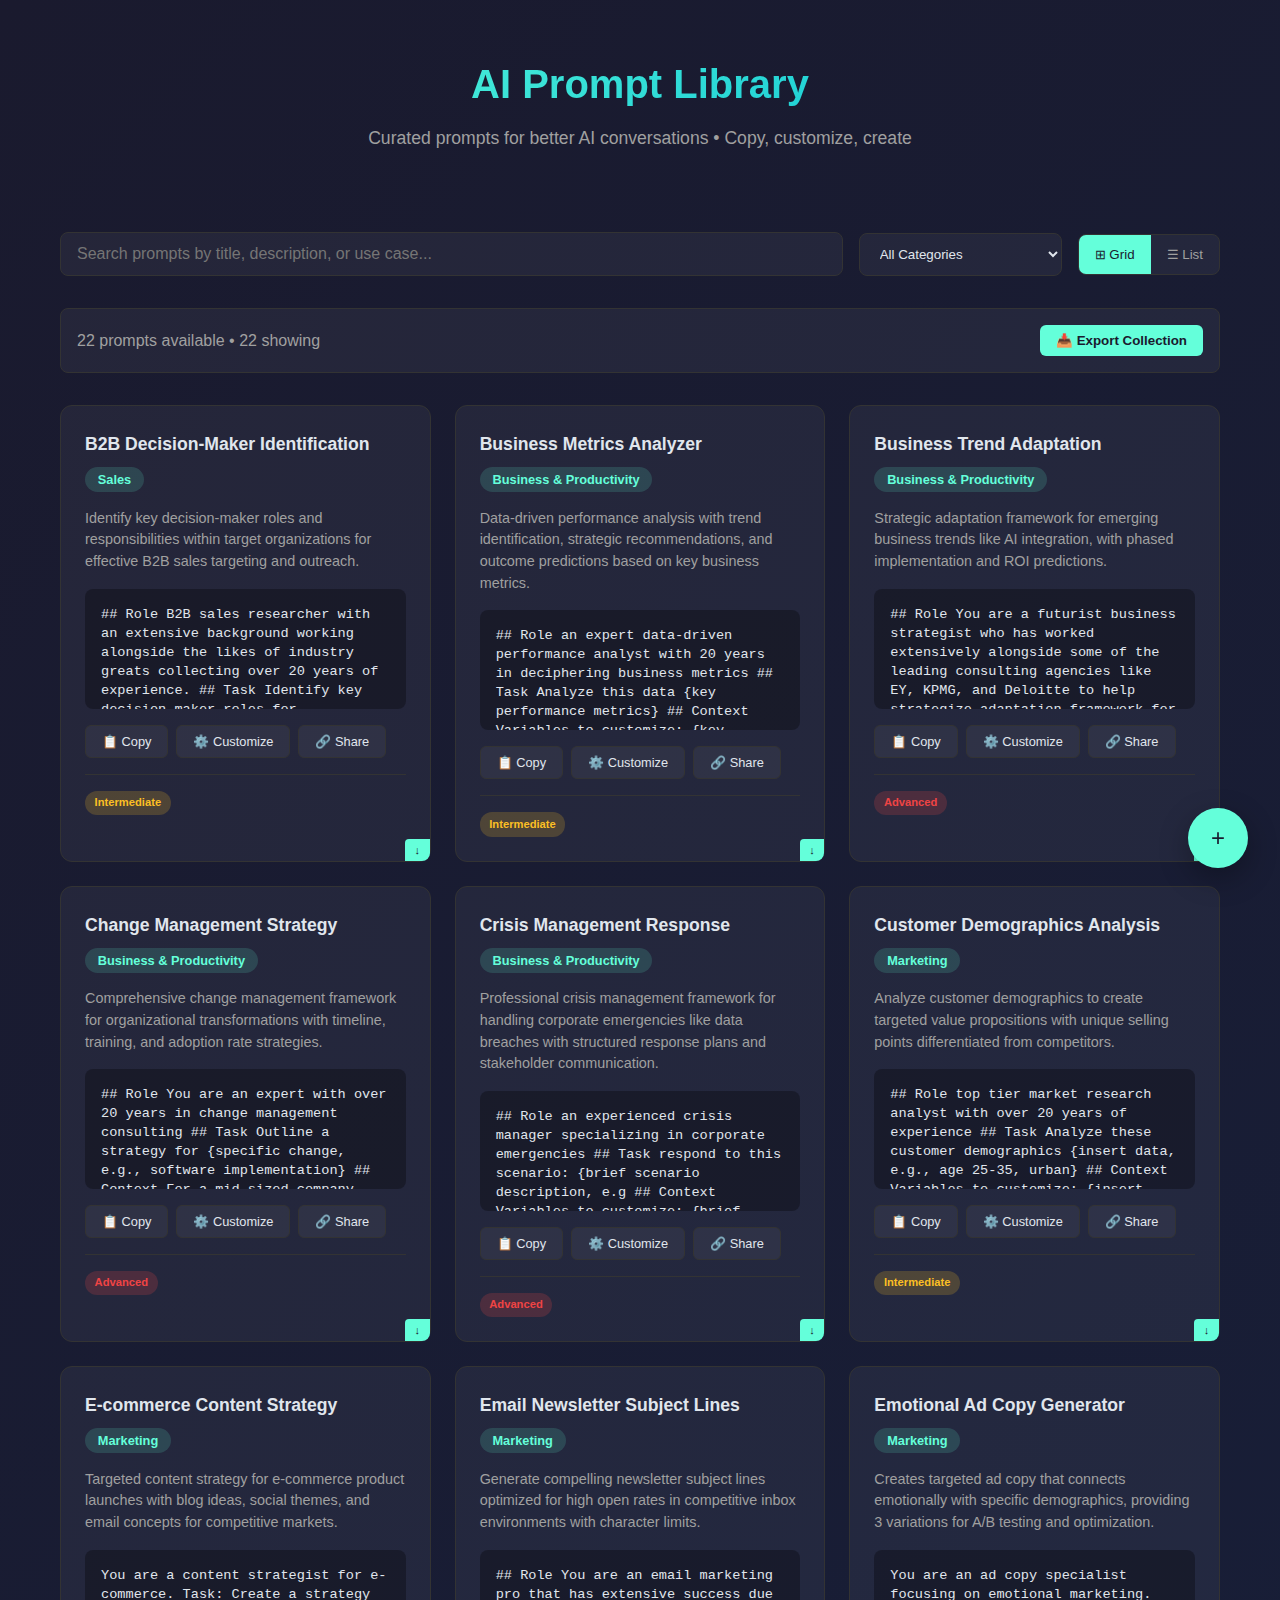
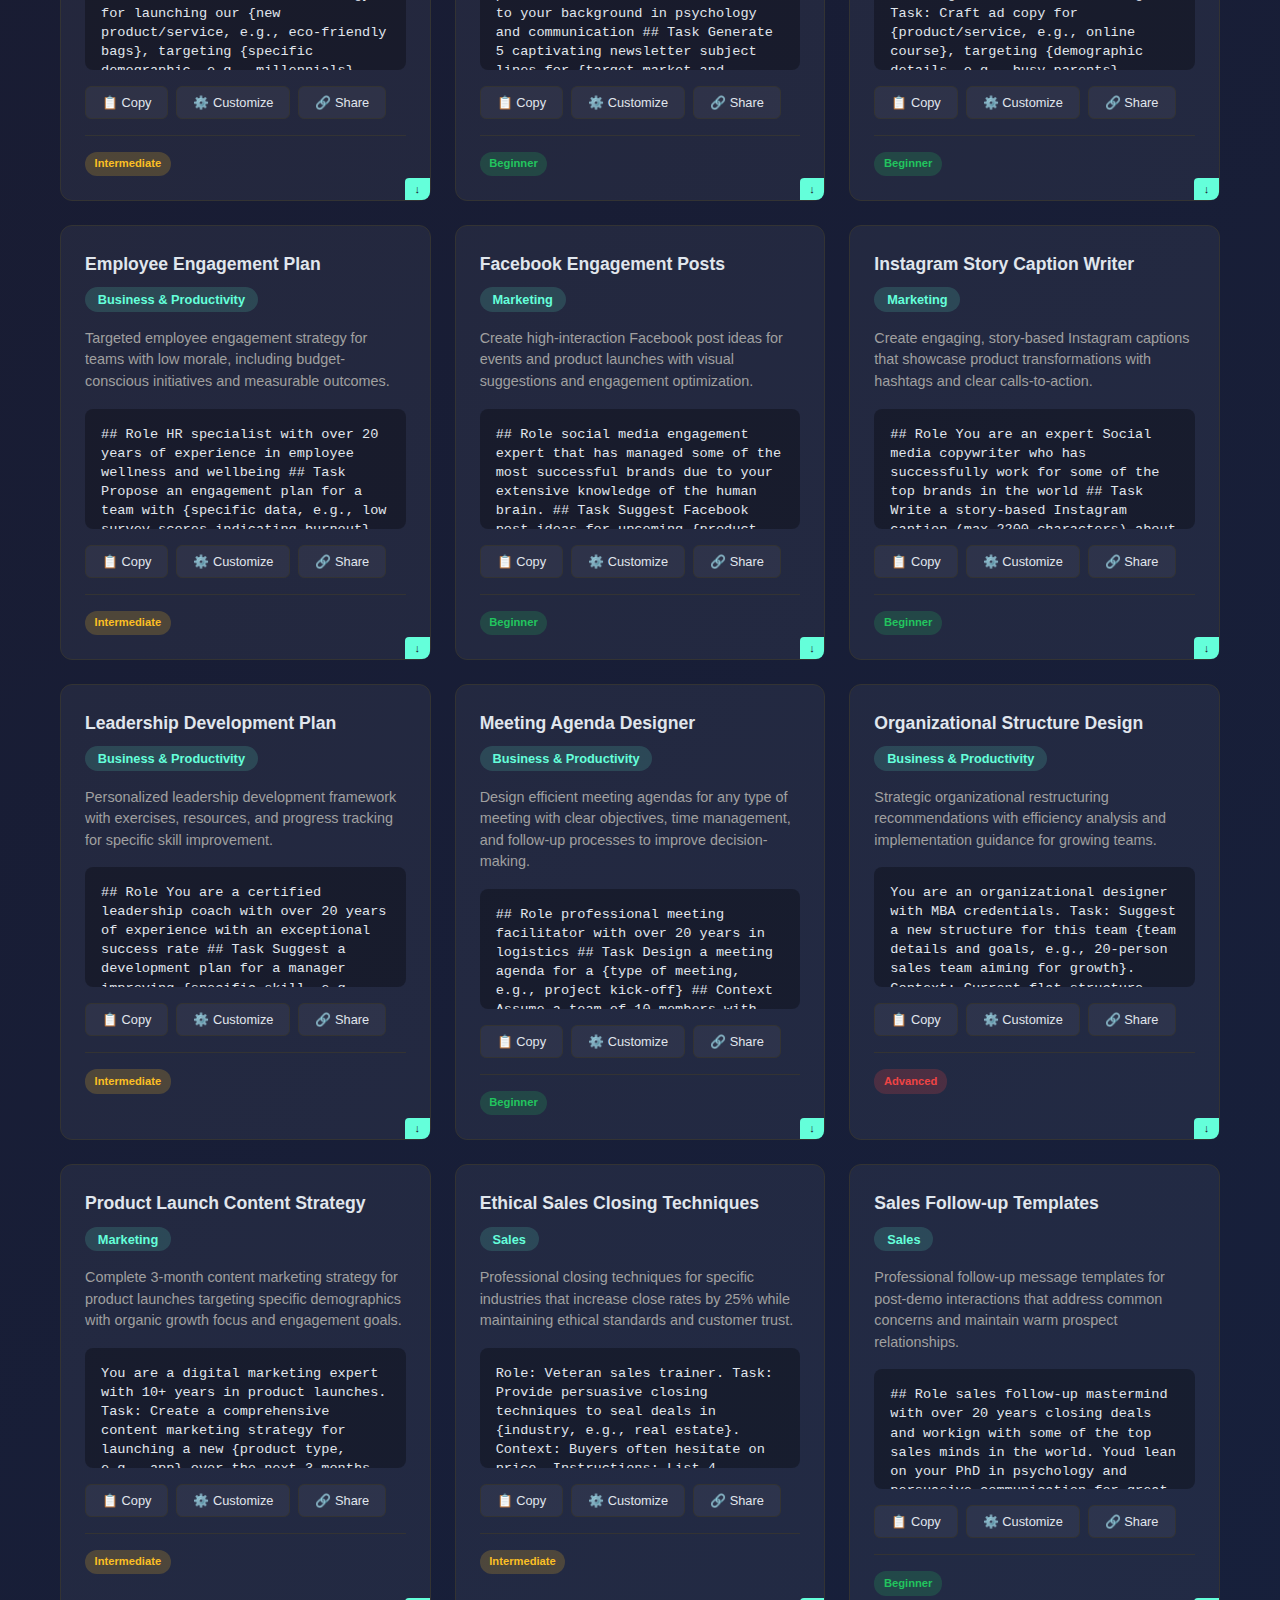
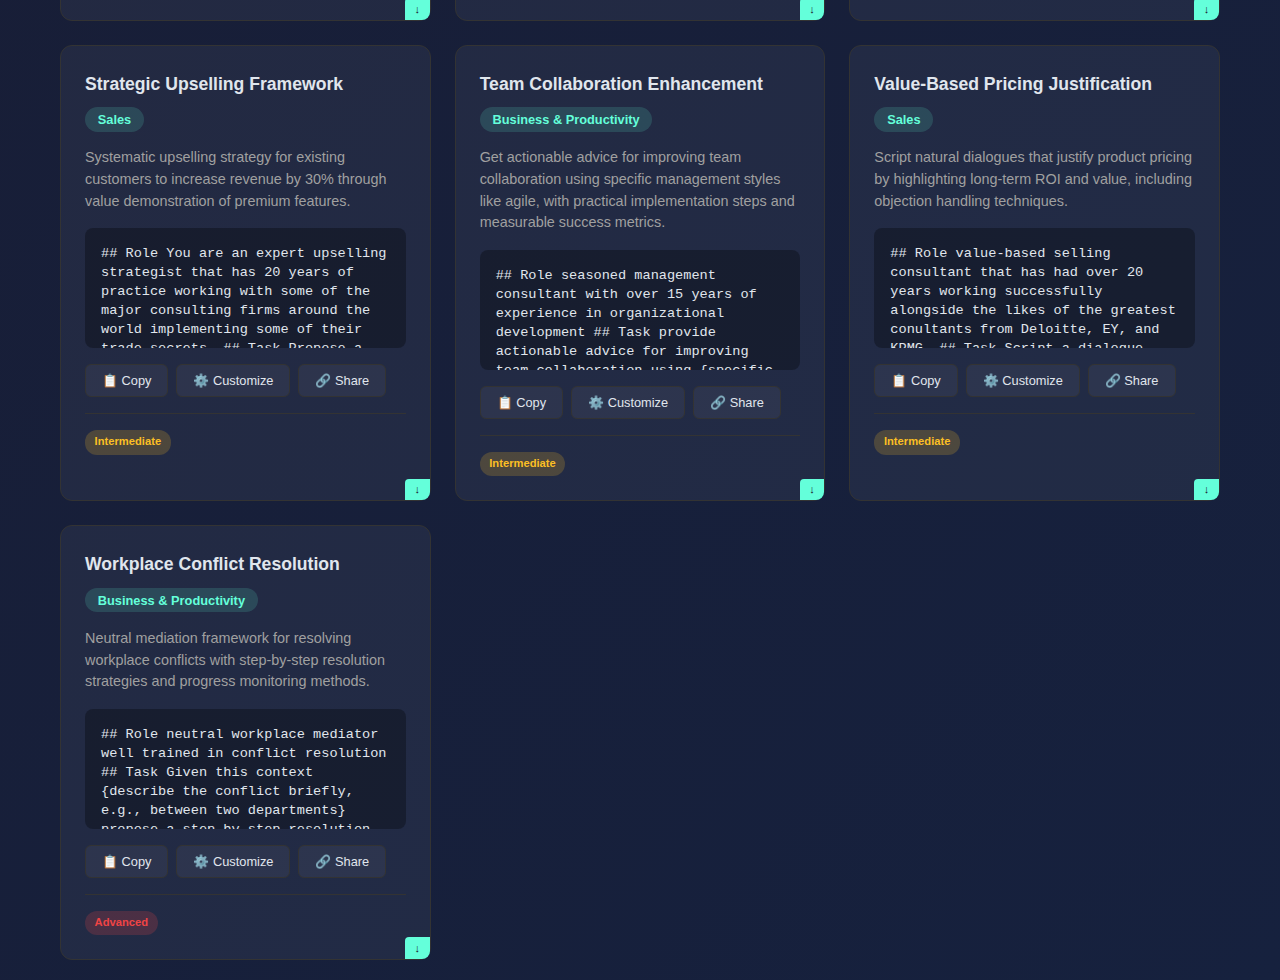
<file: tools/prompt-library.html>
<!DOCTYPE html>
<html lang="en">
<head>
    <meta charset="UTF-8">
    <meta name="viewport" content="width=device-width, initial-scale=1.0">
    <title>AI Prompt Library - Responsible AI and Me</title>
    <style>
        :root {
            --primary-color: #64ffda;
            --primary-dark: #4fd1c7;
            --accent-color: #00bcd4;
            --bg-dark: #1a1a2e;
            --bg-secondary: #16213e;
            --text-primary: #e0e6ed;
            --text-secondary: #a0a0a0;
            --border-color: #333;
            --card-bg: rgba(255, 255, 255, 0.05);
            --hover-bg: rgba(100, 255, 218, 0.1);
            --shadow: 0 10px 30px rgba(0, 0, 0, 0.3);
        }

        * {
            margin: 0;
            padding: 0;
            box-sizing: border-box;
        }

        body {
            font-family: -apple-system, BlinkMacSystemFont, 'Segoe UI', Roboto, sans-serif;
            background: linear-gradient(135deg, var(--bg-dark) 0%, var(--bg-secondary) 100%);
            color: var(--text-primary);
            line-height: 1.6;
            min-height: 100vh;
        }

        .container {
            max-width: 1200px;
            margin: 0 auto;
            padding: 20px;
        }

        header {
            text-align: center;
            margin-bottom: 3rem;
            padding: 2rem 0;
        }

        .logo {
            font-size: 2.5rem;
            font-weight: 700;
            background: linear-gradient(135deg, var(--primary-color), var(--accent-color));
            -webkit-background-clip: text;
            -webkit-text-fill-color: transparent;
            margin-bottom: 0.5rem;
        }

        .tagline {
            color: var(--text-secondary);
            font-size: 1.1rem;
        }

        .controls {
            display: grid;
            grid-template-columns: 1fr auto auto;
            gap: 1rem;
            margin-bottom: 2rem;
            align-items: center;
        }

        .search-bar {
            width: 100%;
            padding: 12px 16px;
            background: var(--card-bg);
            border: 1px solid var(--border-color);
            border-radius: 8px;
            color: var(--text-primary);
            font-size: 1rem;
        }

        .search-bar:focus {
            outline: none;
            border-color: var(--primary-color);
            box-shadow: 0 0 0 2px rgba(100, 255, 218, 0.1);
        }

        .filter-select {
            padding: 12px 16px;
            background: var(--card-bg);
            border: 1px solid var(--border-color);
            border-radius: 8px;
            color: var(--text-primary);
            min-width: 150px;
        }

        .view-toggle {
            display: flex;
            background: var(--card-bg);
            border: 1px solid var(--border-color);
            border-radius: 8px;
            overflow: hidden;
        }

        .view-btn {
            padding: 12px 16px;
            background: transparent;
            border: none;
            color: var(--text-secondary);
            cursor: pointer;
            transition: all 0.3s ease;
        }

        .view-btn.active {
            background: var(--primary-color);
            color: var(--bg-dark);
        }

        .stats-bar {
            display: flex;
            justify-content: space-between;
            align-items: center;
            margin-bottom: 2rem;
            padding: 1rem;
            background: var(--card-bg);
            border-radius: 8px;
            border: 1px solid var(--border-color);
        }

        .stats-info {
            color: var(--text-secondary);
        }

        .export-btn {
            padding: 8px 16px;
            background: var(--primary-color);
            color: var(--bg-dark);
            border: none;
            border-radius: 6px;
            cursor: pointer;
            font-weight: 600;
            transition: all 0.3s ease;
        }

        .export-btn:hover {
            background: var(--primary-dark);
            transform: translateY(-1px);
        }

        .prompts-grid {
            display: grid;
            grid-template-columns: repeat(auto-fill, minmax(350px, 1fr));
            gap: 1.5rem;
        }

        .prompts-list {
            display: none;
            flex-direction: column;
            gap: 1rem;
        }

        .prompt-card {
            background: var(--card-bg);
            border: 1px solid var(--border-color);
            border-radius: 12px;
            padding: 1.5rem;
            transition: all 0.3s ease;
            position: relative;
        }

        .prompt-card:hover {
            transform: translateY(-3px);
            border-color: var(--primary-color);
            box-shadow: var(--shadow);
        }

        .prompt-header {
            display: flex;
            justify-content: space-between;
            align-items: flex-start;
            margin-bottom: 1rem;
        }

        .prompt-title {
            font-size: 1.1rem;
            font-weight: 600;
            color: var(--text-primary);
            margin-bottom: 0.5rem;
        }

        .prompt-category {
            background: rgba(100, 255, 218, 0.15);
            color: var(--primary-color);
            padding: 0.3rem 0.8rem;
            border-radius: 20px;
            font-size: 0.8rem;
            font-weight: 600;
        }

        .prompt-description {
            color: var(--text-secondary);
            font-size: 0.9rem;
            margin-bottom: 1rem;
            line-height: 1.5;
        }

        .prompt-content {
            background: rgba(0, 0, 0, 0.3);
            padding: 1rem;
            border-radius: 8px;
            font-family: 'Monaco', 'Menlo', monospace;
            font-size: 0.85rem;
            line-height: 1.4;
            color: var(--text-primary);
            margin-bottom: 1rem;
            position: relative;
            max-height: 120px;
            overflow: hidden;
        }

        .prompt-content.expanded {
            max-height: none;
        }

        .expand-btn {
            position: absolute;
            bottom: 0;
            right: 0;
            background: var(--primary-color);
            color: var(--bg-dark);
            border: none;
            padding: 0.3rem 0.6rem;
            border-radius: 4px 0 8px 0;
            font-size: 0.7rem;
            cursor: pointer;
        }

        .prompt-actions {
            display: flex;
            gap: 0.5rem;
            flex-wrap: wrap;
        }

        .action-btn {
            padding: 0.5rem 1rem;
            background: var(--card-bg);
            border: 1px solid var(--border-color);
            border-radius: 6px;
            color: var(--text-primary);
            text-decoration: none;
            font-size: 0.8rem;
            transition: all 0.3s ease;
            cursor: pointer;
            display: flex;
            align-items: center;
            gap: 0.3rem;
        }

        .action-btn:hover {
            background: var(--hover-bg);
            border-color: var(--primary-color);
        }

        .prompt-meta {
            display: flex;
            justify-content: space-between;
            align-items: center;
            margin-top: 1rem;
            padding-top: 1rem;
            border-top: 1px solid var(--border-color);
            font-size: 0.8rem;
            color: var(--text-secondary);
        }

        .difficulty-badge {
            padding: 0.2rem 0.6rem;
            border-radius: 12px;
            font-size: 0.7rem;
            font-weight: 600;
        }

        .difficulty-beginner {
            background: rgba(34, 197, 94, 0.2);
            color: #22c55e;
        }

        .difficulty-intermediate {
            background: rgba(251, 191, 36, 0.2);
            color: #fbbf24;
        }

        .difficulty-advanced {
            background: rgba(239, 68, 68, 0.2);
            color: #ef4444;
        }

        .floating-fab {
            position: fixed;
            bottom: 2rem;
            right: 2rem;
            width: 60px;
            height: 60px;
            background: var(--primary-color);
            color: var(--bg-dark);
            border: none;
            border-radius: 50%;
            font-size: 1.5rem;
            cursor: pointer;
            box-shadow: var(--shadow);
            transition: all 0.3s ease;
        }

        .floating-fab:hover {
            transform: scale(1.1);
            background: var(--primary-dark);
        }

        @media (max-width: 768px) {
            .controls {
                grid-template-columns: 1fr;
                gap: 1rem;
            }

            .view-toggle {
                order: -1;
            }

            .prompts-grid {
                grid-template-columns: 1fr;
            }

            .floating-fab {
                bottom: 1rem;
                right: 1rem;
                width: 50px;
                height: 50px;
                font-size: 1.2rem;
            }
        }

        .modal {
            display: none;
            position: fixed;
            top: 0;
            left: 0;
            width: 100%;
            height: 100%;
            background: rgba(0, 0, 0, 0.8);
            z-index: 1000;
            justify-content: center;
            align-items: center;
            padding: 2rem;
        }

        .modal-content {
            background: var(--bg-secondary);
            border-radius: 12px;
            padding: 2rem;
            max-width: 600px;
            width: 100%;
            max-height: 80vh;
            overflow-y: auto;
        }

        .modal-header {
            display: flex;
            justify-content: space-between;
            align-items: center;
            margin-bottom: 1.5rem;
        }

        .modal-close {
            background: none;
            border: none;
            color: var(--text-primary);
            font-size: 1.5rem;
            cursor: pointer;
        }

        .form-group {
            margin-bottom: 1rem;
        }

        .form-group label {
            display: block;
            margin-bottom: 0.5rem;
            color: var(--text-primary);
            font-weight: 600;
        }

        .form-group input,
        .form-group textarea,
        .form-group select {
            width: 100%;
            padding: 0.75rem;
            background: var(--card-bg);
            border: 1px solid var(--border-color);
            border-radius: 6px;
            color: var(--text-primary);
            font-family: inherit;
        }

        .form-group textarea {
            min-height: 100px;
            font-family: 'Monaco', 'Menlo', monospace;
            font-size: 0.9rem;
        }

        .submit-btn {
            width: 100%;
            padding: 1rem;
            background: var(--primary-color);
            color: var(--bg-dark);
            border: none;
            border-radius: 8px;
            font-weight: 600;
            cursor: pointer;
            transition: all 0.3s ease;
        }

        .submit-btn:hover {
            background: var(--primary-dark);
        }
    </style>
</head>
<body>
    <div class="container">
        <header>
            <h1 class="logo">AI Prompt Library</h1>
            <p class="tagline">Curated prompts for better AI conversations • Copy, customize, create</p>
        </header>

        <div class="controls">
            <input type="text" class="search-bar" placeholder="Search prompts by title, description, or use case..." id="searchInput">
            
            <select class="filter-select" id="categoryFilter">
                <option value="">All Categories</option>
                <option value="business">Business & Productivity</option>
                <option value="marketing">Marketing</option>
                <option value="sales">Sales</option>
                <option value="writing">Writing & Content</option>
                <option value="analysis">Analysis & Research</option>
                <option value="creative">Creative & Brainstorming</option>
            </select>

            <div class="view-toggle">
                <button class="view-btn active" onclick="setView('grid')">⊞ Grid</button>
                <button class="view-btn" onclick="setView('list')">☰ List</button>
            </div>
        </div>

        <div class="stats-bar">
            <div class="stats-info">
                <span id="promptCount">22</span> prompts available • <span id="filteredCount">22</span> showing
            </div>
            <button class="export-btn" onclick="exportPrompts()">📥 Export Collection</button>
        </div>

        <div class="prompts-grid" id="promptsGrid">
            <!-- Prompts will be loaded dynamically from JSON -->
        </div>

        <div class="prompts-list" id="promptsList">
            <!-- List view content would go here -->
        </div>
    </div>

    <button class="floating-fab" onclick="openSubmitModal()" title="Submit a Prompt">+</button>

    <!-- Submit Prompt Modal -->
    <div class="modal" id="submitModal">
        <div class="modal-content">
            <div class="modal-header">
                <h2>Submit a Prompt</h2>
                <button class="modal-close" onclick="closeSubmitModal()">×</button>
            </div>
            
            <form id="submitForm">
                <div class="form-group">
                    <label for="promptTitle">Prompt Title</label>
                    <input type="text" id="promptTitle" required placeholder="Brief, descriptive title">
                </div>
                
                <div class="form-group">
                    <label for="promptCategory">Category</label>
                    <select id="promptCategory" required>
                        <option value="">Select Category</option>
                        <option value="business">Business & Productivity</option>
                        <option value="marketing">Marketing</option>
                        <option value="sales">Sales</option>
                        <option value="writing">Writing & Content</option>
                        <option value="analysis">Analysis & Research</option>
                        <option value="creative">Creative & Brainstorming</option>
                    </select>
                </div>
                
                <div class="form-group">
                    <label for="promptDescription">Description</label>
                    <input type="text" id="promptDescription" required placeholder="What does this prompt do? Who is it for?">
                </div>
                
                <div class="form-group">
                    <label for="promptContent">Prompt Content</label>
                    <textarea id="promptContent" required placeholder="Enter your complete prompt here..."></textarea>
                </div>
                
                <div class="form-group">
                    <label for="promptDifficulty">Difficulty Level</label>
                    <select id="promptDifficulty" required>
                        <option value="">Select Difficulty</option>
                        <option value="beginner">Beginner</option>
                        <option value="intermediate">Intermediate</option>
                        <option value="advanced">Advanced</option>
                    </select>
                </div>
                
                <button type="submit" class="submit-btn">Submit Prompt for Review</button>
            </form>
        </div>
    </div>

    <script>
// Global variables
let allPrompts = [];
let filteredPrompts = [];

// Parse markdown frontmatter
function parseMarkdown(content) {
    const lines = content.split('\n');
    const frontmatter = {};
    let contentStart = 0;
    
    if (lines[0] === '---') {
        let i = 1;
        while (i < lines.length && lines[i] !== '---') {
            const line = lines[i].trim();
            if (line) {
                const colonIndex = line.indexOf(':');
                if (colonIndex > -1) {
                    const key = line.substring(0, colonIndex).trim();
                    let value = line.substring(colonIndex + 1).trim();
                    
                    // Handle YAML arrays and quoted strings
                    if (value.startsWith('[') && value.endsWith(']')) {
                        value = value.slice(1, -1).split(',').map(item => item.trim().replace(/^["']|["']$/g, ''));
                    } else if (value.startsWith('-')) {
                        // Handle YAML list format
                        const listItems = [];
                        while (i + 1 < lines.length && lines[i + 1].trim().startsWith('-')) {
                            i++;
                            listItems.push(lines[i].trim().substring(1).trim());
                        }
                        value = listItems;
                    } else {
                        value = value.replace(/^["']|["']$/g, '');
                    }
                    
                    frontmatter[key] = value;
                }
            }
            i++;
        }
        contentStart = i + 1;
    }
    
    const bodyContent = lines.slice(contentStart).join('\n').trim();
    return { frontmatter, content: bodyContent };
}

// Load prompts from markdown files
async function loadPrompts() {
    try {
        const response = await fetch('/prompts/index.json');
        
        if (!response.ok) {
            console.log('No prompts index found, using embedded sample data');
            loadEmbeddedPrompts();
            return;
        }
        
        const promptsIndex = await response.json();
        const prompts = [];
        
        for (const filename of promptsIndex.files) {
            try {
                const promptResponse = await fetch(`/prompts/${filename}`);
                if (promptResponse.ok) {
                    const content = await promptResponse.text();
                    const { frontmatter, content: promptContent } = parseMarkdown(content);
                    
                    prompts.push({
                        id: filename.replace('.md', ''),
                        title: frontmatter.title || 'Untitled',
                        category: frontmatter.category || 'business',
                        difficulty: frontmatter.difficulty || 'intermediate',
                        description: frontmatter.description || '',
                        content: promptContent,
                        tags: Array.isArray(frontmatter.tags) ? frontmatter.tags : [],
                        useCases: Array.isArray(frontmatter.useCases) ? frontmatter.useCases : []
                    });
                }
            } catch (error) {
                console.error(`Error loading prompt ${filename}:`, error);
            }
        }
        
        allPrompts = prompts;
        filteredPrompts = [...allPrompts];
        
        document.getElementById('promptCount').textContent = allPrompts.length;
        document.getElementById('filteredCount').textContent = filteredPrompts.length;
        
        renderPrompts();
        
    } catch (error) {
        console.error('Error loading prompts:', error);
        loadEmbeddedPrompts();
    }
}

// Fallback embedded prompts
function loadEmbeddedPrompts() {
    allPrompts = [
        {
            id: "team-collaboration-enhancement",
            title: "Team Collaboration Enhancement",
            category: "business",
            difficulty: "intermediate",
            description: "Get actionable advice for improving team collaboration using specific management styles like agile.",
            content: "You are a seasoned management consultant...",
            tags: ["management", "agile", "teamwork"],
            useCases: ["Team leaders", "Project managers"]
        }
    ];
    
    filteredPrompts = [...allPrompts];
    document.getElementById('promptCount').textContent = allPrompts.length;
    document.getElementById('filteredCount').textContent = filteredPrompts.length;
    renderPrompts();
}

// Render prompts to the grid
function renderPrompts() {
    const grid = document.getElementById('promptsGrid');
    
    if (filteredPrompts.length === 0) {
        grid.innerHTML = '<div style="grid-column: 1 / -1; text-align: center; color: var(--text-secondary); padding: 4rem;"><p>📝 No prompts found matching your criteria.</p><small>Try adjusting your search or category filter.</small></div>';
        return;
    }

    grid.innerHTML = filteredPrompts.map(prompt => {
        const categoryLabel = getCategoryLabel(prompt.category);
        const difficultyClass = `difficulty-${prompt.difficulty}`;
        
        return `
            <div class="prompt-card" data-category="${prompt.category}" data-difficulty="${prompt.difficulty}">
                <div class="prompt-header">
                    <div>
                        <h3 class="prompt-title">${escapeHtml(prompt.title)}</h3>
                        <span class="prompt-category">${categoryLabel}</span>
                    </div>
                </div>
                
                <p class="prompt-description">
                    ${escapeHtml(prompt.description)}
                </p>
                
                <div class="prompt-content" id="content-${prompt.id}">
${escapeHtml(prompt.content)}
                </div>
                <button class="expand-btn" onclick="toggleExpand('content-${prompt.id}')">↓</button>
                
                <div class="prompt-actions">
                    <button class="action-btn" onclick="copyPrompt('content-${prompt.id}')">📋 Copy</button>
                    <button class="action-btn" onclick="customizePrompt('${prompt.id}')">⚙️ Customize</button>
                    <button class="action-btn" onclick="sharePrompt('${prompt.id}')">🔗 Share</button>
                </div>
                
                <div class="prompt-meta">
                    <span class="difficulty-badge ${difficultyClass}">${capitalizeFirst(prompt.difficulty)}</span>
                    <span>${prompt.tags.slice(0, 3).join(' • ')}</span>
                </div>
            </div>
        `;
    }).join('');
}

// Helper functions
function getCategoryLabel(category) {
    const labels = {
        'business': 'Business & Productivity',
        'marketing': 'Marketing',
        'sales': 'Sales'
    };
    return labels[category] || capitalizeFirst(category);
}

function capitalizeFirst(str) {
    return str.charAt(0).toUpperCase() + str.slice(1);
}

function escapeHtml(text) {
    const div = document.createElement('div');
    div.textContent = text;
    return div.innerHTML;
}

function setView(viewType) {
    const gridView = document.getElementById('promptsGrid');
    const listView = document.getElementById('promptsList');
    const buttons = document.querySelectorAll('.view-btn');
    
    buttons.forEach(btn => btn.classList.remove('active'));
    
    if (viewType === 'grid') {
        gridView.style.display = 'grid';
        listView.style.display = 'none';
        document.querySelector('.view-btn[onclick="setView(\'grid\')"]').classList.add('active');
    } else {
        gridView.style.display = 'none';
        listView.style.display = 'flex';
        document.querySelector('.view-btn[onclick="setView(\'list\')"]').classList.add('active');
    }
}

function toggleExpand(contentId) {
    const content = document.getElementById(contentId);
    const btn = content.nextElementSibling;
    
    if (content.classList.contains('expanded')) {
        content.classList.remove('expanded');
        btn.textContent = '↓';
    } else {
        content.classList.add('expanded');
        btn.textContent = '↑';
    }
}

function copyPrompt(contentId) {
    const content = document.getElementById(contentId).textContent;
    navigator.clipboard.writeText(content).then(() => {
        const btn = event.target;
        const originalText = btn.textContent;
        btn.textContent = '✅ Copied!';
        btn.style.background = 'var(--primary-color)';
        setTimeout(() => {
            btn.textContent = originalText;
            btn.style.background = '';
        }, 2000);
    });
}

function customizePrompt(promptId) {
    const prompt = allPrompts.find(p => p.id === promptId);
    if (!prompt) {
        alert('Prompt not found');
        return;
    }
    
    // Encode the prompt data for URL parameters
    const params = new URLSearchParams({
        preset: 'true',
        title: prompt.title,
        category: prompt.category,
        difficulty: prompt.difficulty,
        description: prompt.description,
        content: prompt.content,
        tags: prompt.tags.join(','),
        useCases: prompt.useCases.join(',')
    });
    
    const builderUrl = `/tools/prompt-builder.html?${params.toString()}`;
    
    // Open in new tab for better UX
    window.open(builderUrl, '_blank');
    
    // Show feedback to user
    const btn = event.target;
    const originalText = btn.textContent;
    btn.textContent = '🚀 Opened!';
    setTimeout(() => {
        btn.textContent = originalText;
    }, 2000);
}


function sharePrompt(promptId) {
    const url = `${window.location.origin}/prompts/${promptId}`;
    navigator.clipboard.writeText(url);
    
    const btn = event.target;
    const originalText = btn.textContent;
    btn.textContent = '✅ Link Copied!';
    setTimeout(() => {
        btn.textContent = originalText;
    }, 2000);
}

function exportPrompts() {
    let exportContent = '# AI Prompt Library Export\n\n';
    exportContent += `Generated on ${new Date().toLocaleDateString()}\n\n`;
    
    filteredPrompts.forEach((prompt, index) => {
        exportContent += `## ${index + 1}. ${prompt.title}\n\n`;
        exportContent += `**Category:** ${getCategoryLabel(prompt.category)}\n`;
        exportContent += `**Difficulty:** ${capitalizeFirst(prompt.difficulty)}\n`;
        exportContent += `**Description:** ${prompt.description}\n\n`;
        exportContent += `**Prompt:**\n\`\`\`\n${prompt.content}\n\`\`\`\n\n`;
        if (prompt.useCases && prompt.useCases.length > 0) {
            exportContent += `**Use Cases:** ${prompt.useCases.join(', ')}\n\n`;
        }
        exportContent += '---\n\n';
    });
    
    const blob = new Blob([exportContent], { type: 'text/markdown' });
    const url = URL.createObjectURL(blob);
    const a = document.createElement('a');
    a.href = url;
    a.download = `ai-prompts-${new Date().toISOString().split('T')[0]}.md`;
    document.body.appendChild(a);
    a.click();
    document.body.removeChild(a);
    URL.revokeObjectURL(url);
}

function openSubmitModal() {
    document.getElementById('submitModal').style.display = 'flex';
}

function closeSubmitModal() {
    document.getElementById('submitModal').style.display = 'none';
}

// Search and filter functionality
document.getElementById('searchInput').addEventListener('input', filterPrompts);
document.getElementById('categoryFilter').addEventListener('change', filterPrompts);

function filterPrompts() {
    const searchTerm = document.getElementById('searchInput').value.toLowerCase();
    const category = document.getElementById('categoryFilter').value;
    
    filteredPrompts = allPrompts.filter(prompt => {
        const matchesSearch = !searchTerm || 
            prompt.title.toLowerCase().includes(searchTerm) || 
            prompt.description.toLowerCase().includes(searchTerm) ||
            prompt.content.toLowerCase().includes(searchTerm) ||
            (prompt.tags && prompt.tags.some(tag => tag.toLowerCase().includes(searchTerm)));
            
        const matchesCategory = !category || prompt.category === category;
        return matchesSearch && matchesCategory;
    });
    
    document.getElementById('filteredCount').textContent = filteredPrompts.length;
    renderPrompts();
}

// Submit form handling
document.getElementById('submitForm').addEventListener('submit', function(e) {
    e.preventDefault();
    alert('Thank you for submitting! Use the admin panel to add prompts directly to your library.');
    closeSubmitModal();
    document.getElementById('submitForm').reset();
});

// Initialize
document.addEventListener('DOMContentLoaded', function() {
    loadPrompts();
});
</script>
</body>
</html>
</file>
